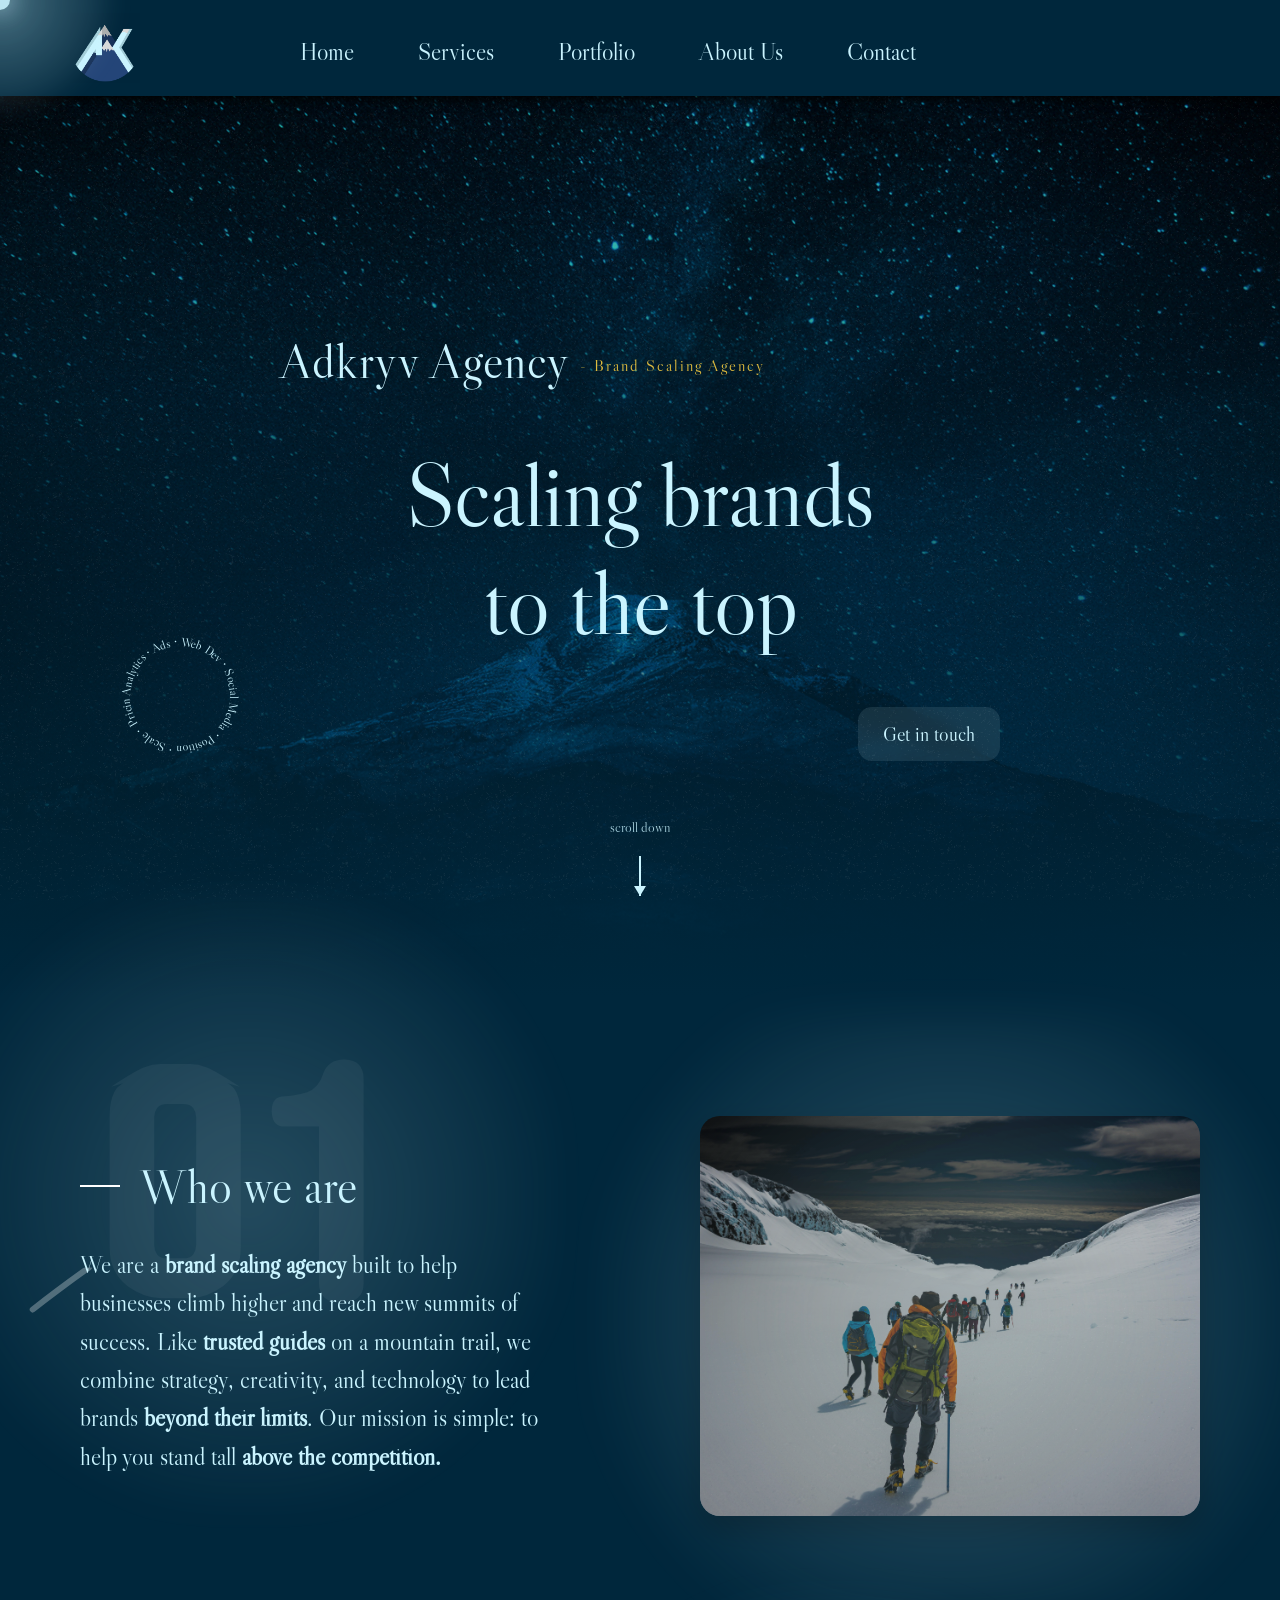
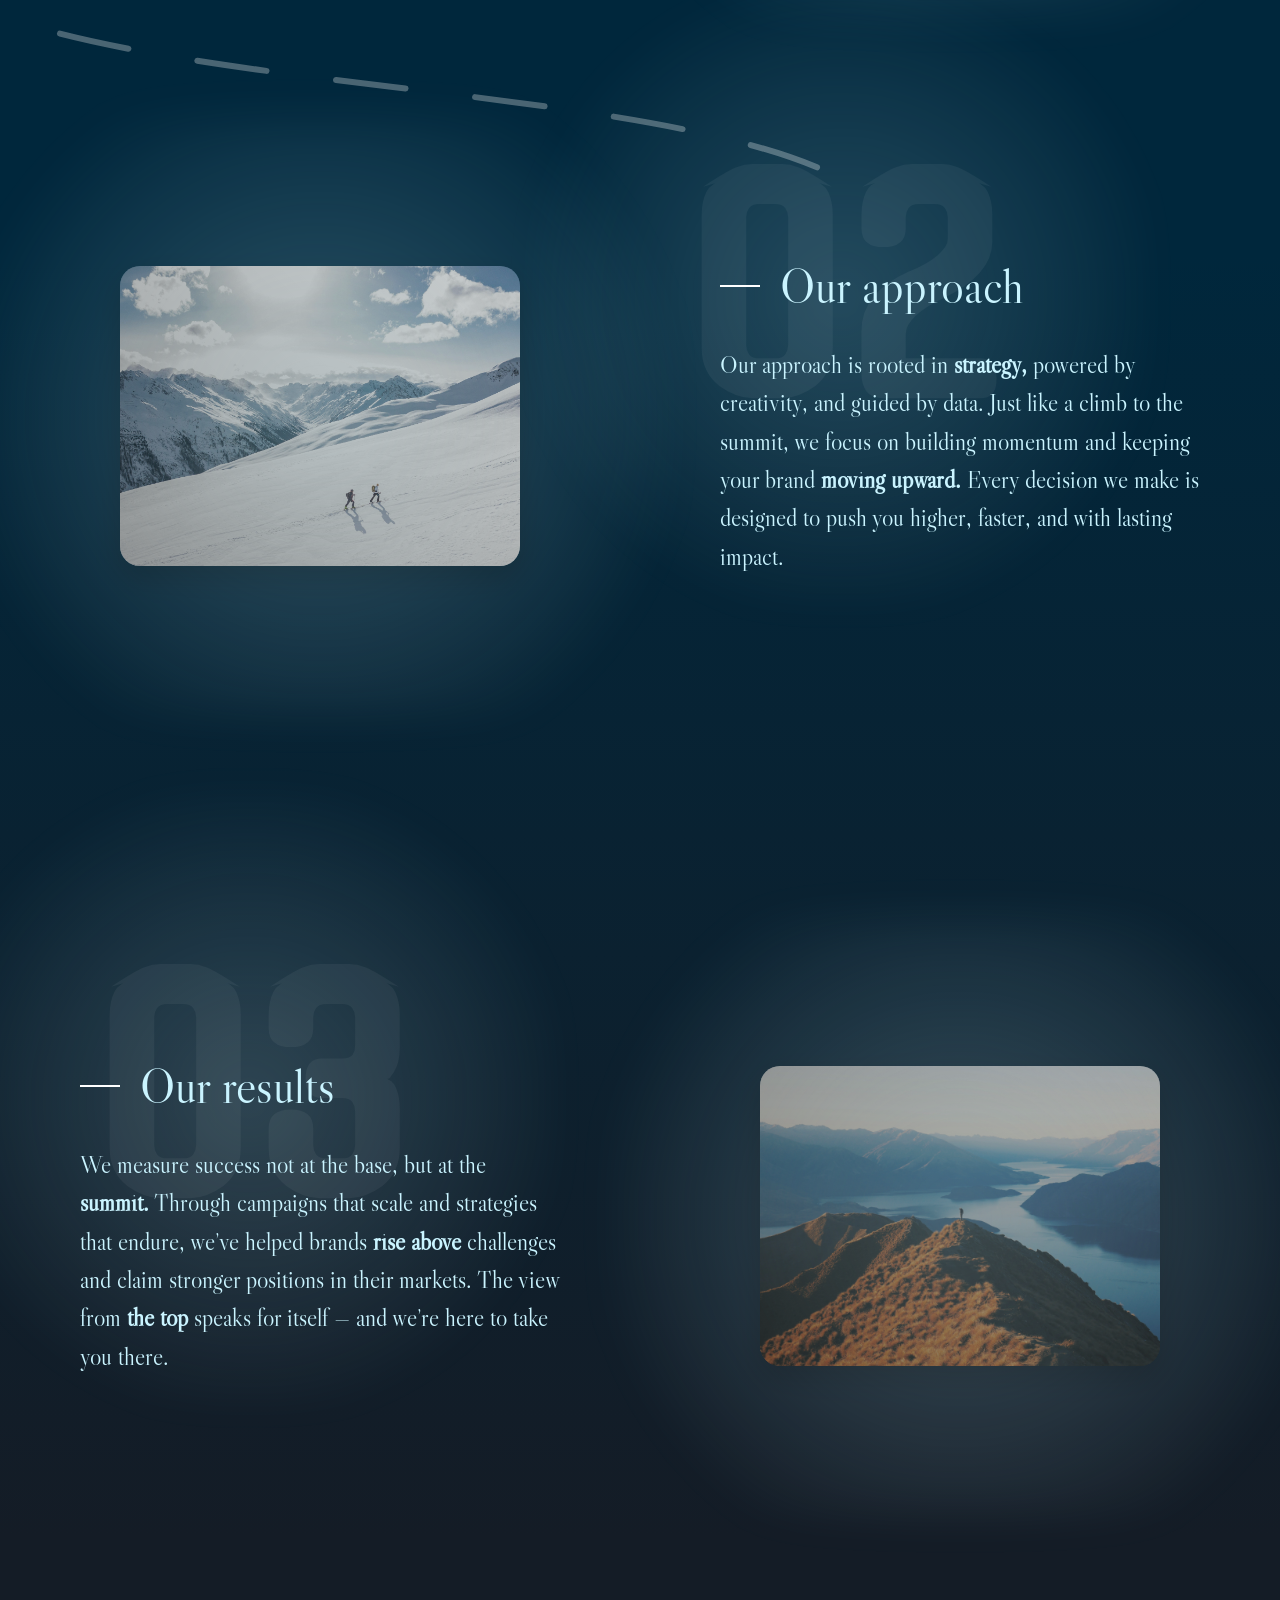
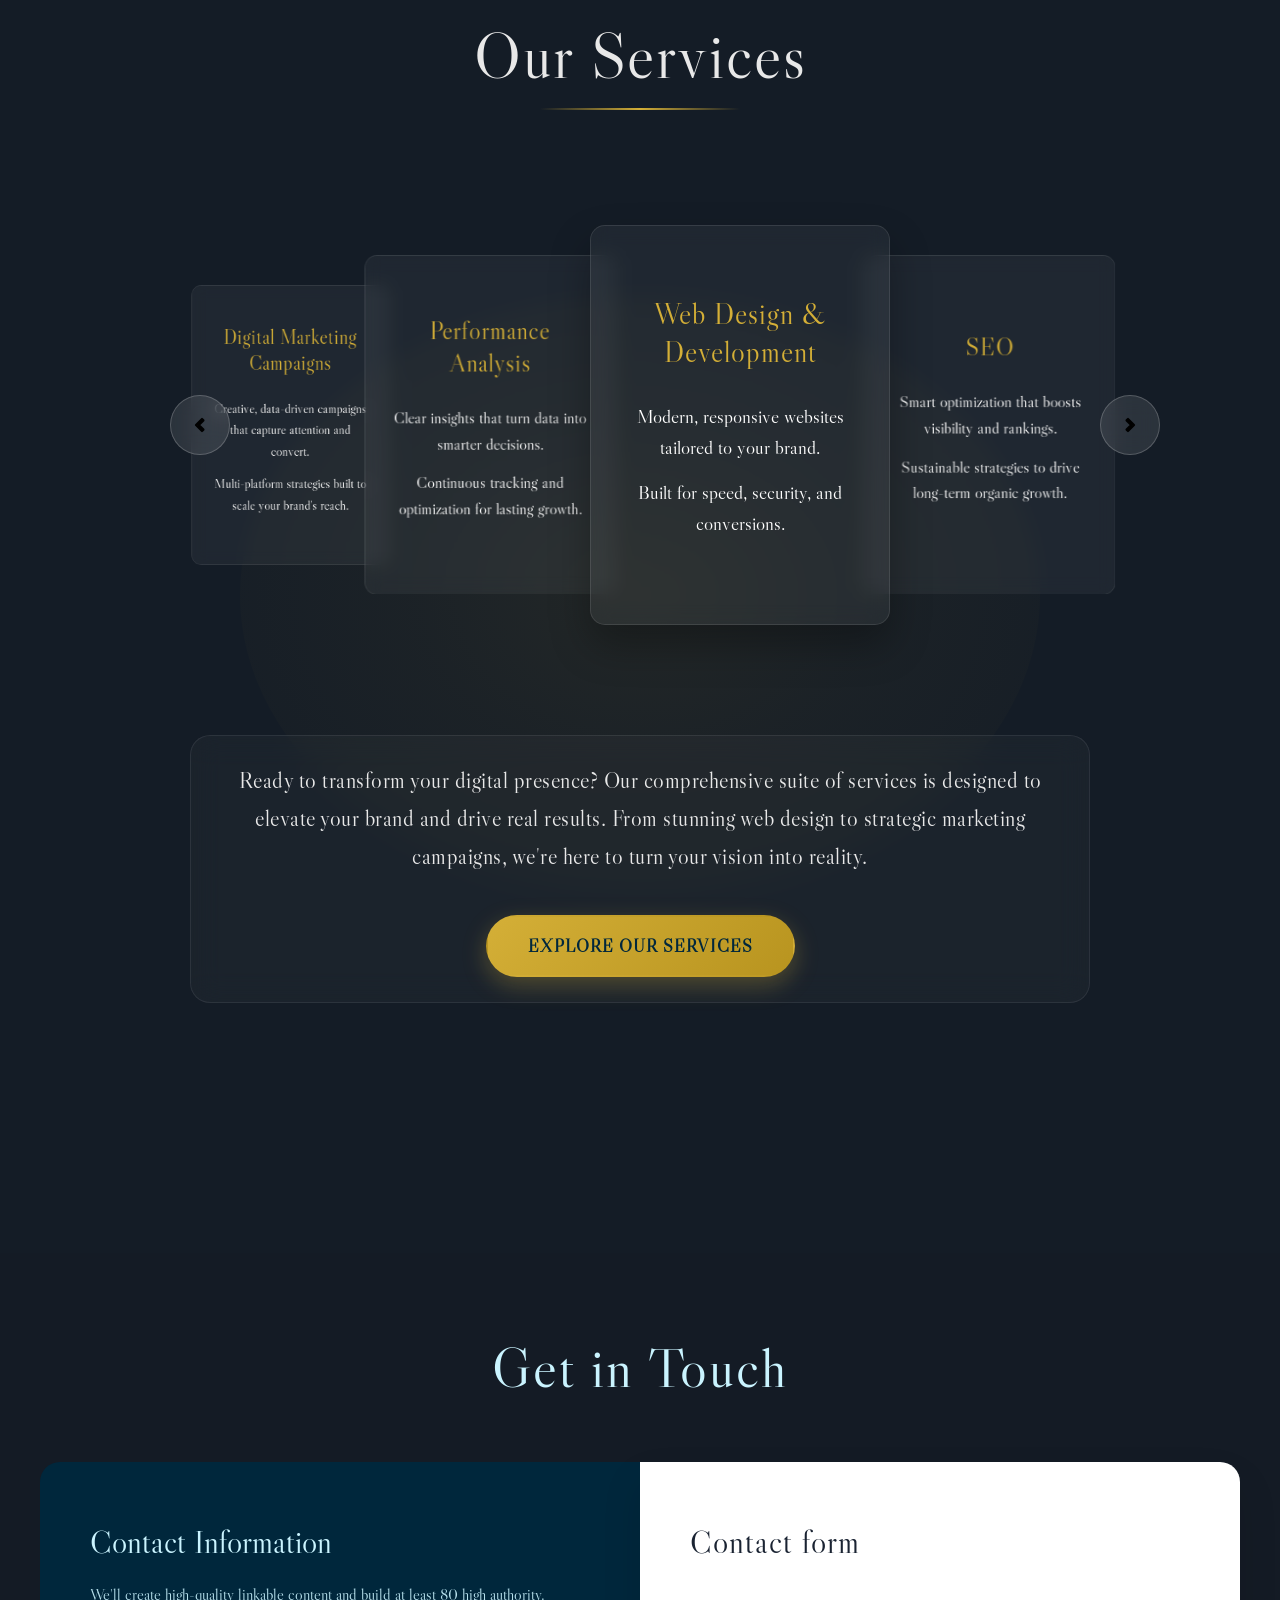
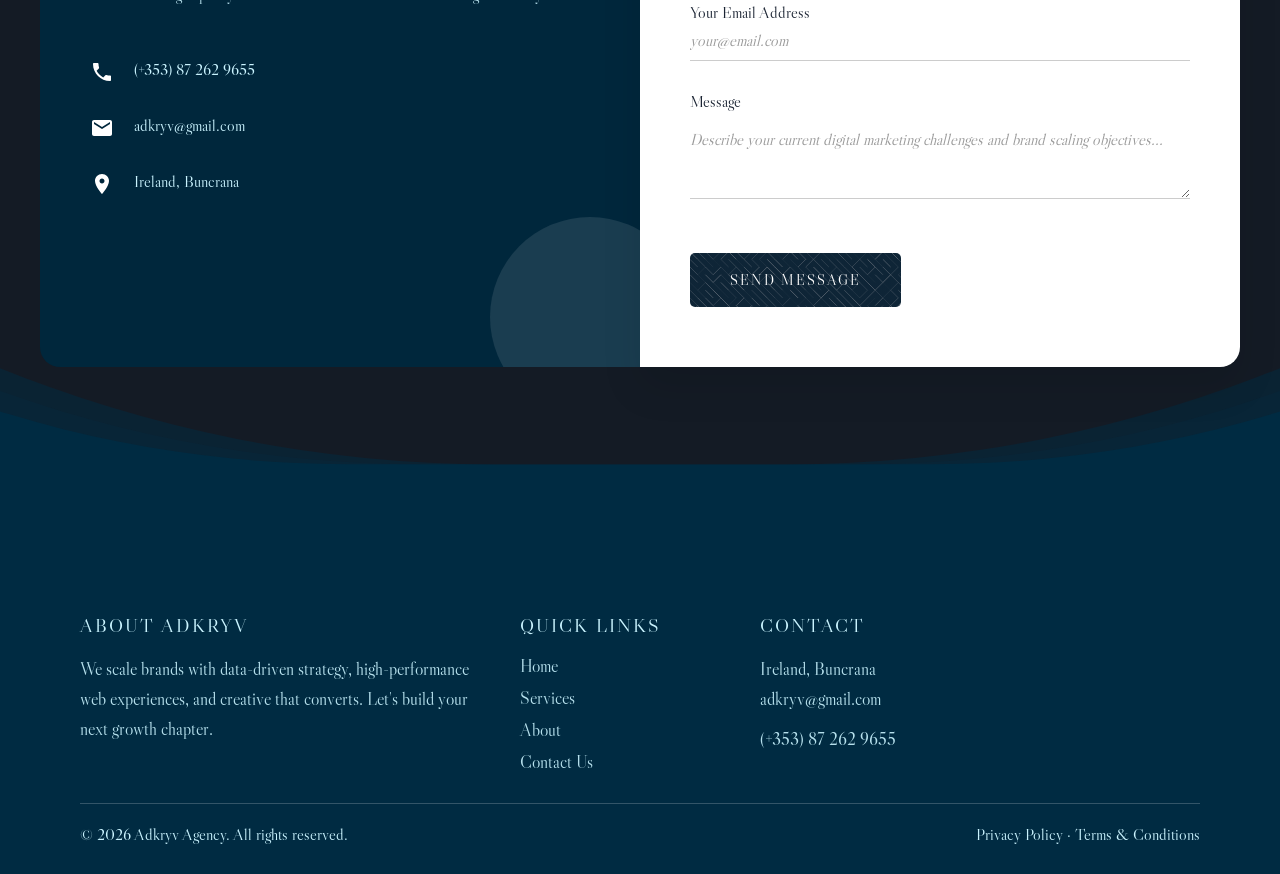
<file: index.html>
<!DOCTYPE html>
<html lang="en">
    <head>
        <meta charset="UTF-8">
        <meta name="viewport" content="width=device-width, initial-scale=1.0">
        
        <!-- SEO -->
        <title>Adkryv Agency | Brand Scaling & Digital Marketing Experts | Ireland</title>
        <meta name="description" content="Adkryv Agency is Ireland's leading brand scaling agency. We deliver premium SEO, digital marketing campaigns, web development, and performance analytics that drive measurable growth. Transform your brand with data-driven strategies.">
        <meta name="keywords" content="brand scaling agency Ireland, digital marketing agency, SEO services Ireland, web development, performance analytics, digital marketing campaigns, brand growth, marketing strategy, business scaling, online presence, conversion optimization, social media marketing, content marketing, PPC advertising, search engine optimization">
        <meta name="author" content="Adkryv Agency">
        <meta name="robots" content="index, follow, max-snippet:-1, max-image-preview:large, max-video-preview:-1">
        <meta name="googlebot" content="index, follow">
        <meta name="bingbot" content="index, follow">
        <link rel="canonical" href="https://adkryv.com/">
        <meta name="geo.region" content="IE">
        <meta name="geo.placename" content="Buncrana, Ireland">
        <meta name="geo.position" content="55.1333;-7.4500">
        <meta name="ICBM" content="55.1333, -7.4500">
        <meta name="language" content="en-IE">
        <meta name="revisit-after" content="7 days">
        <meta name="rating" content="general">
        <meta name="distribution" content="global">
        <meta name="target" content="all">
        <meta name="HandheldFriendly" content="True">
        <meta name="MobileOptimized" content="320">
        <meta name="apple-mobile-web-app-capable" content="yes">
        <meta name="apple-mobile-web-app-status-bar-style" content="black-translucent">
        <meta name="format-detection" content="telephone=yes">
        <meta name="theme-color" content="#00273C">
        <meta name="msapplication-TileColor" content="#00273C">
        <meta name="msapplication-config" content="/browserconfig.xml">
      
        <!-- Open Graph / Social -->
        <meta property="og:title" content="Adkryv Agency | Brand Scaling & Digital Marketing Experts">
        <meta property="og:description" content="Ireland's leading brand scaling agency delivering premium SEO, digital marketing campaigns, web development, and performance analytics. Transform your brand with data-driven strategies that drive measurable growth.">
        <meta property="og:image" content="https://adkryv.com/images/og-image.jpg">
        <meta property="og:image:width" content="1200">
        <meta property="og:image:height" content="630">
        <meta property="og:image:alt" content="Adkryv Agency - Brand Scaling Experts">
        <meta property="og:url" content="https://adkryv.com/">
        <meta property="og:type" content="website">
        <meta property="og:site_name" content="Adkryv Agency">
        <meta property="og:locale" content="en_IE">
        <meta property="og:updated_time" content="2024-01-01T00:00:00Z">
        <meta property="article:author" content="Adkryv Agency">
        <meta property="article:publisher" content="https://www.facebook.com/adkryv">
        <meta property="article:section" content="Digital Marketing">
        <meta property="article:tag" content="brand scaling, digital marketing, SEO, web development">
      
        <!-- Twitter Card -->
        <meta name="twitter:card" content="summary_large_image">
        <meta name="twitter:site" content="@adkryv">
        <meta name="twitter:creator" content="@adkryv">
        <meta name="twitter:title" content="Adkryv Agency | Brand Scaling & Digital Marketing Experts">
        <meta name="twitter:description" content="Ireland's leading brand scaling agency delivering premium SEO, digital marketing campaigns, web development, and performance analytics. Transform your brand with data-driven strategies.">
        <meta name="twitter:image" content="https://adkryv.com/images/twitter-card.jpg">
        <meta name="twitter:image:alt" content="Adkryv Agency - Brand Scaling Experts">
        <meta name="twitter:domain" content="adkryv.com">
        <meta name="twitter:url" content="https://adkryv.com/">
      
        <!-- Favicon & App Icons -->
        <link rel="icon" href="images/NewLogo.png" type="image/png">
        <link rel="apple-touch-icon" href="images/NewLogo.png">
        <link rel="manifest" href="/site.webmanifest">
        <link rel="mask-icon" href="/safari-pinned-tab.svg" color="#00273C">
        
        <!-- Preload Critical Resources -->
        <link rel="preload" href="images/1000darkmountain.jpg" as="image" type="image/jpeg">
        <link rel="preload" href="https://fonts.googleapis.com/css2?family=Libre+Caslon+Display:wght@400&family=Gugi&display=swap" as="style" onload="this.onload=null;this.rel='stylesheet'">
        <noscript><link rel="stylesheet" href="https://fonts.googleapis.com/css2?family=Libre+Caslon+Display:wght@400&family=Gugi&display=swap"></noscript>
        
        <!-- DNS Prefetch for Performance -->
        <link rel="dns-prefetch" href="//fonts.googleapis.com">
        <link rel="dns-prefetch" href="//fonts.gstatic.com">
        <link rel="dns-prefetch" href="//formspree.io">
        
        <!-- Security Headers -->
        <meta http-equiv="X-Content-Type-Options" content="nosniff">
        <meta http-equiv="X-Frame-Options" content="DENY">
        <meta http-equiv="X-XSS-Protection" content="1; mode=block">
        <meta http-equiv="Referrer-Policy" content="strict-origin-when-cross-origin">
      
        <!-- Fonts -->
        <link rel="preconnect" href="https://fonts.googleapis.com">
        <link rel="preconnect" href="https://fonts.gstatic.com" crossorigin>
        <link href="https://fonts.googleapis.com/css2?family=Libre+Caslon+Display:wght@400&family=Gugi&display=swap" rel="stylesheet">
        
        <!-- JSON-LD Schema Markup -->
        <script type="application/ld+json">
        {
          "@context": "https://schema.org",
          "@type": "Organization",
          "name": "Adkryv Agency",
          "alternateName": "Adkryv",
          "description": "Ireland's leading brand scaling agency delivering premium SEO, digital marketing campaigns, web development, and performance analytics that drive measurable growth.",
          "url": "https://adkryv.com",
          "logo": "https://adkryv.com/images/logo.png",
          "image": "https://adkryv.com/images/og-image.jpg",
          "foundingDate": "2023",
          "founder": {
            "@type": "Person",
            "name": "Adkryv Team"
          },
          "address": {
            "@type": "PostalAddress",
            "addressLocality": "Buncrana",
            "addressCountry": "Ireland",
            "addressRegion": "Donegal"
          },
          "contactPoint": {
            "@type": "ContactPoint",
            "telephone": "+353-87-262-9655",
            "contactType": "customer service",
            "email": "adkryv@gmail.com",
            "availableLanguage": "English"
          },
          "sameAs": [
            "https://www.instagram.com/adkryv/",
            "https://x.com/adkryv",
            "https://www.tiktok.com/@adkryv",
            "https://youtube.com/@adkryv"
          ],
          "serviceArea": {
            "@type": "Country",
            "name": "Ireland"
          },
          "hasOfferCatalog": {
            "@type": "OfferCatalog",
            "name": "Digital Marketing Services",
            "itemListElement": [
              {
                "@type": "Offer",
                "itemOffered": {
                  "@type": "Service",
                  "name": "Digital Marketing Campaigns",
                  "description": "Creative, data-driven campaigns that capture attention and convert. Multi-platform strategies built to scale your brand's reach."
                }
              },
              {
                "@type": "Offer",
                "itemOffered": {
                  "@type": "Service",
                  "name": "Performance Analysis",
                  "description": "Clear insights that turn data into smarter decisions. Continuous tracking and optimization for lasting growth."
                }
              },
              {
                "@type": "Offer",
                "itemOffered": {
                  "@type": "Service",
                  "name": "Web Design & Development",
                  "description": "Modern, responsive websites tailored to your brand. Built for speed, security, and conversions."
                }
              },
              {
                "@type": "Offer",
                "itemOffered": {
                  "@type": "Service",
                  "name": "SEO Services",
                  "description": "Smart optimization that boosts visibility and rankings. Sustainable strategies to drive long-term organic growth."
                }
              }
            ]
          },
          "aggregateRating": {
            "@type": "AggregateRating",
            "ratingValue": "5.0",
            "reviewCount": "25",
            "bestRating": "5",
            "worstRating": "1"
          }
        }
        </script>
        
        <script type="application/ld+json">
        {
          "@context": "https://schema.org",
          "@type": "WebSite",
          "name": "Adkryv Agency",
          "url": "https://adkryv.com",
          "description": "Ireland's leading brand scaling agency delivering premium digital marketing services",
          "publisher": {
            "@type": "Organization",
            "name": "Adkryv Agency"
          },
          "potentialAction": {
            "@type": "SearchAction",
            "target": "https://adkryv.com/search?q={search_term_string}",
            "query-input": "required name=search_term_string"
          }
        }
        </script>
        
        <script type="application/ld+json">
        {
          "@context": "https://schema.org",
          "@type": "LocalBusiness",
          "@id": "https://adkryv.com/#business",
          "name": "Adkryv Agency",
          "image": "https://adkryv.com/images/og-image.jpg",
          "description": "Premium brand scaling and digital marketing agency based in Ireland",
          "url": "https://adkryv.com",
          "telephone": "+353-87-262-9655",
          "email": "adkryv@gmail.com",
          "address": {
            "@type": "PostalAddress",
            "addressLocality": "Buncrana",
            "addressCountry": "Ireland"
          },
          "geo": {
            "@type": "GeoCoordinates",
            "latitude": "55.1333",
            "longitude": "-7.4500"
          },
          "openingHoursSpecification": {
            "@type": "OpeningHoursSpecification",
            "dayOfWeek": [
              "Monday",
              "Tuesday", 
              "Wednesday",
              "Thursday",
              "Friday"
            ],
            "opens": "09:00",
            "closes": "18:00"
          },
          "priceRange": "€€€",
          "currenciesAccepted": "EUR",
          "paymentAccepted": "Cash, Credit Card, Bank Transfer"
        }
        </script>
<style>
* {
  margin: 0;
  padding: 0;
  box-sizing: border-box;
}

body {
  font-family: 'Libre Caslon Display', serif;
  overflow-x: hidden;
  background: #00273C;
}

html, body {
  overflow-x: hidden;
  overscroll-behavior-x: none;
  touch-action: pan-y;
}

/* Subtle grain/noise overlay at 6% opacity */
body::before {
  content: '';
  position: fixed;
  top: 0;
  left: 0;
  right: 0;
  bottom: 0;
  pointer-events: none;
  z-index: 2;
  opacity: 0.08;
  background-image: url('images/nnnoise.svg');
  background-position: center;
  background-repeat: repeat;
}

/* ========== HERO SECTION ========== */
.hero-container {
  position: relative;
  width: 100vw;
  height: 100vh;
  background-image: url('images/1000darkmountain.jpg');
  background-size: cover;
  background-position: center;
  background-repeat: no-repeat;
  display: flex;
  flex-direction: column;
  justify-content: center;
  align-items: center;
  transition: background-image 0.3s ease;
  z-index: 1;
}

/* Blur-up technique: Start with low quality, then upgrade */
.hero-container::before {
  content: '';
  position: absolute;
  top: 0;
  left: 0;
  right: 0;
  bottom: 0;
  background-image: url('images/1000darkmountain.jpg');
  background-size: cover;
  background-position: center;
  background-repeat: no-repeat;
  filter: blur(3px);
  transform: scale(1.1);
  z-index: 1;
  transition: opacity 0.5s ease;
  background: linear-gradient(
    180deg,
    rgba(0, 39, 60, 0) 0%,
    rgba(0, 39, 60, 0.6) 70%,
    #00273C 100%
  );
}

.hero-container.loaded-1980::before {
  background-image: url('images/1980darkmountain.jpg');
  filter: blur(1px);
  background: linear-gradient(
    180deg,
    rgba(0, 39, 60, 0) 0%,
    rgba(0, 39, 60, 0.6) 70%,
    #00273C 100%
  );
}

.hero-container.loaded-3500::before {
  background-image: url('images/3500darkmountain.jpg');
  filter: blur(0px);
  opacity: 0;
  background: linear-gradient(
    180deg,
    rgba(0, 39, 60, 0) 0%,
    rgba(0, 39, 60, 0.6) 70%,
    #00273C 100%
  );
}

.overlay {
  position: absolute;
  top: 0;
  left: 0;
  width: 100%;
  height: 100%;
  background: linear-gradient(
    180deg,
    rgba(0, 39, 60, 0) 0%,
    rgba(0, 39, 60, 0.6) 70%,
    #00273C 100%
  );
  z-index: 2;
}

/* Navigation */
.nav {
  position: absolute;
  left: 50%;
  transform: translateX(-50%);
  z-index: 10;
}

.logo {
            position: absolute;
            left: 80px;
            width: 50px;
            height: 50px; 
            border-radius: 50%;
            display: flex;
            align-items: center;
            justify-content: center;
            z-index: 10;
            transition: all 0.3s ease;
        }

        .logo img {
            width: 70px;
            height: 70px;
            object-fit: contain;
        }

.header-logo {
  position: absolute;
  left: 80px;
  width: 50px;
  height: 50px;
  border: 2px solid #CAF4FF;
  border-radius: 50%;
  display: flex;
  align-items: center;
  justify-content: center;
  z-index: 10;
  transition: all 0.3s ease;
}

.header-logo svg {
  width: 24px;
  height: 24px;
  stroke: #CAF4FF;
  fill: none;
}

.nav-links {
  display: flex;
  gap: 60px;
  list-style: none;
}

.nav-links a {
  color: #CAF4FF;
  text-decoration: none;
  font-size: 18px;
  font-weight: 400;
  transition: opacity 0.3s ease;
}

.nav-links a:hover {
  opacity: 0.8;
}

/* Main content */
.content {
  position: relative;
  text-align: center;
  z-index: 5;
  color: #CAF4FF;
  max-width: 800px;
  width: 100%;
  padding: 0 40px;
}

.content-sub {
  display: flex;
  flex-direction: row;
  align-items: center;
  justify-content: space-between;
  width: 100%;
  margin-bottom: 50px;
}

.agency-title {
  font-size: 48px;
  font-weight: 400;
  letter-spacing: 1px;
  display: flex;
  flex-direction: row;
  align-items: center;
  justify-content: center;
  gap: 10px;
}

.agency-title-sub {
  font-size: 16px;
  font-weight: 400;
  opacity: 0.9;
  letter-spacing: 2px;
  color: #F8CD40;
  margin-top: 8px;
}

.main-heading {
  font-size: 90px;
  font-weight: 400;
  line-height: 1.2;
  margin-bottom: 50px;
  letter-spacing: -1px;
}

.cta-button {
  background: rgba(202, 244, 255, 0.1);
  color: #CAF4FF;
  padding: 15px 25px;
  font-size: 20px;
  font-family: 'Libre Caslon Display', serif;
  cursor: pointer;
  transition: all 0.3s ease;
  backdrop-filter: blur(10px);
  border-radius: 14px;
  border: none;
  align-self: flex-end;
  text-decoration: none;
  display: inline-block;
}

.cta-button:hover {
  background: rgba(202, 244, 255, 0.2);
  transform: translateY(-2px);
}

/* CTA alignment row (places button on the right under the heading) */
.cta-row {
  width: 100%;
  display: flex;
  justify-content: flex-end;
  margin-top: 20px;
}

/* Left side circular text */
.circular-text {
  position: absolute;
  left: 120px;
  top: 60%;
  width: 120px;
  height: 120px;
  z-index: 5;
}

.circular-text svg {
  width: 120px;
  height: 120px;
  animation: rotate 20s linear infinite;
}

@keyframes rotate {
  from { transform: rotate(0deg); }
  to { transform: rotate(360deg); }
}

.circular-text text {
  fill: #CAF4FF;
  font-size: 12px;
  font-family: 'Libre Caslon Display', serif;
}

/* Scroll indicator */
.scroll-indicator {
  position: absolute;
  bottom: 100px;
  left: 50%;
  transform: translateX(-50%);
  z-index: 5;
  text-align: center;
}

.scroll-text {
  color: #CAF4FF;
  font-size: 14px;
  margin-bottom: 20px;
  opacity: 0.8;
}

.scroll-arrow {
  width: 2px;
  height: 40px;
  background: #CAF4FF;
  margin: 0 auto;
  position: relative;
  animation: bounce 2s infinite;
}

.scroll-arrow::after {
  content: '';
  position: absolute;
  bottom: 0;
  left: 50%;
  transform: translateX(-50%);
  width: 0;
  height: 0;
  border-left: 6px solid transparent;
  border-right: 6px solid transparent;
  border-top: 10px solid #CAF4FF;
}

@keyframes bounce {
  0%, 20%, 50%, 80%, 100% { transform: translateY(0); }
  40% { transform: translateY(-10px); }
  60% { transform: translateY(-5px); }
}

/* ========== ABOUT SECTION ========== */
.about-container {
  position: relative;
  max-width: 1200px;
  margin: 0 auto;
  padding: 120px 40px;
}

/* Hidden thematic elements that reveal on cursor hover */
.hidden-elements {
  position: absolute;
  top: 0;
  left: 0;
  width: 100%;
  height: 100%;
  pointer-events: none;
  z-index: 1;
  overflow: hidden;
}

.hidden-element {
  position: absolute;
  opacity: 0;
  transition: opacity 0.4s ease, transform 0.5s ease, filter 0.4s ease;
  filter: blur(0.5px);
}

.hidden-element.revealed {
  opacity: 1;
  transform: scale(1.05);
  filter: blur(0.5px) drop-shadow(0 0 20px rgba(202, 244, 255, 0.2));
}

/* Abstract Background Shapes */
.geometric-pattern {
  background: linear-gradient(45deg, transparent 30%, rgba(202, 244, 255, 0.08) 50%, transparent 70%);
  border: 1px solid rgba(202, 244, 255, 0.1);
}

.geometric-triangle {
  width: 0;
  height: 0;
  border-left: 25px solid transparent;
  border-right: 25px solid transparent;
  border-bottom: 40px solid rgba(202, 244, 255, 0.06);
  animation: geometric-float 15s ease-in-out infinite;
}

.geometric-wave {
  height: 2px;
  background: linear-gradient(90deg, transparent, rgba(202, 244, 255, 0.1), transparent);
  border-radius: 50%;
  animation: wave-float 12s ease-in-out infinite;
}

.geometric-grid {
  background-image: 
    linear-gradient(rgba(202, 244, 255, 0.03) 1px, transparent 1px),
    linear-gradient(90deg, rgba(202, 244, 255, 0.03) 1px, transparent 1px);
  background-size: 20px 20px;
  animation: grid-float 20s ease-in-out infinite;
}

/* Thematic Illustrations */
.mountain-silhouette {
  background: linear-gradient(to top, rgba(202, 244, 255, 0.08) 0%, transparent 100%);
  clip-path: polygon(20% 100%, 40% 60%, 60% 80%, 80% 40%, 100% 100%);
  animation: mountain-float 18s ease-in-out infinite;
}

.star-cluster {
  position: relative;
}

.star-cluster::before,
.star-cluster::after {
  content: '★';
  position: absolute;
  color: rgba(202, 244, 255, 0.1);
  font-size: 12px;
  animation: star-twinkle 8s ease-in-out infinite;
}

.star-cluster::before {
  top: 10px;
  left: 20px;
  animation-delay: 0s;
}

.star-cluster::after {
  top: 30px;
  left: 40px;
  animation-delay: 2s;
}

.compass-arrow {
  width: 40px;
  height: 40px;
  background: linear-gradient(45deg, transparent 40%, rgba(202, 244, 255, 0.08) 50%, transparent 60%);
  clip-path: polygon(50% 0%, 0% 100%, 50% 80%, 100% 100%);
  animation: compass-rotate 25s linear infinite;
}

.dotted-path-hidden {
  background: radial-gradient(circle, rgba(202, 244, 255, 0.06) 1px, transparent 1px);
  background-size: 15px 15px;
  animation: path-float 16s ease-in-out infinite;
}

/* Subtle Motion/Particles */
.moving-dots {
  position: relative;
}

.moving-dots::before,
.moving-dots::after {
  content: '';
  position: absolute;
  width: 3px;
  height: 3px;
  background: rgba(202, 244, 255, 0.15);
  border-radius: 50%;
  animation: dot-float 10s ease-in-out infinite;
}

.moving-dots::before {
  top: 20px;
  left: 30px;
  animation-delay: 0s;
}

.moving-dots::after {
  top: 50px;
  left: 60px;
  animation-delay: 3s;
}

.floating-lines {
  height: 1px;
  background: linear-gradient(90deg, transparent, rgba(202, 244, 255, 0.08), transparent);
  animation: line-float 14s ease-in-out infinite;
}

/* Words / Motivational Fragments */
.motivational-word {
  font-family: 'Gugi', cursive;
  font-size: 48px;
  font-weight: 300;
  color: rgba(202, 244, 255, 0.08);
  text-transform: uppercase;
  letter-spacing: 8px;
  transform: rotate(-5deg);
  animation: word-float 22s ease-in-out infinite;
}

/* Texture Layers */
.gradient-noise {
  background: 
    radial-gradient(circle at 20% 80%, rgba(202, 244, 255, 0.03) 0%, transparent 50%),
    radial-gradient(circle at 80% 20%, rgba(202, 244, 255, 0.02) 0%, transparent 50%),
    radial-gradient(circle at 40% 40%, rgba(202, 244, 255, 0.04) 0%, transparent 50%);
  animation: noise-float 30s ease-in-out infinite;
}

.grunge-texture {
  background: 
    linear-gradient(45deg, transparent 30%, rgba(202, 244, 255, 0.02) 50%, transparent 70%),
    radial-gradient(circle, transparent 70%, rgba(202, 244, 255, 0.01) 100%);
  animation: grunge-float 28s ease-in-out infinite;
}

/* Animations */
@keyframes geometric-float {
  0%, 100% { transform: translate(0, 0) rotate(0deg); }
  25% { transform: translate(15px, -10px) rotate(5deg); }
  50% { transform: translate(-8px, 15px) rotate(-3deg); }
  75% { transform: translate(12px, -5px) rotate(2deg); }
}

@keyframes wave-float {
  0%, 100% { transform: translateX(0) scaleX(1); }
  50% { transform: translateX(20px) scaleX(1.2); }
}

@keyframes grid-float {
  0%, 100% { transform: translate(0, 0) rotate(0deg); }
  33% { transform: translate(10px, -8px) rotate(1deg); }
  66% { transform: translate(-5px, 12px) rotate(-1deg); }
}

@keyframes mountain-float {
  0%, 100% { transform: translateY(0) scale(1); }
  50% { transform: translateY(-8px) scale(1.05); }
}

@keyframes star-twinkle {
  0%, 100% { opacity: 0.1; transform: scale(1); }
  50% { opacity: 0.3; transform: scale(1.2); }
}

@keyframes compass-rotate {
  0% { transform: rotate(0deg); }
  100% { transform: rotate(360deg); }
}

@keyframes path-float {
  0%, 100% { transform: translate(0, 0); }
  50% { transform: translate(10px, -5px); }
}

@keyframes dot-float {
  0%, 100% { transform: translate(0, 0); opacity: 0.15; }
  25% { transform: translate(15px, -10px); opacity: 0.3; }
  50% { transform: translate(-8px, 15px); opacity: 0.15; }
  75% { transform: translate(12px, -5px); opacity: 0.3; }
}

@keyframes line-float {
  0%, 100% { transform: translateX(0) scaleX(1); opacity: 0.08; }
  50% { transform: translateX(25px) scaleX(1.3); opacity: 0.15; }
}

@keyframes word-float {
  0%, 100% { transform: rotate(-5deg) translate(0, 0); }
  25% { transform: rotate(-3deg) translate(8px, -12px); }
  50% { transform: rotate(-7deg) translate(-5px, 8px); }
  75% { transform: rotate(-2deg) translate(12px, -5px); }
}

@keyframes noise-float {
  0%, 100% { transform: translate(0, 0) scale(1); }
  33% { transform: translate(15px, -10px) scale(1.1); }
  66% { transform: translate(-8px, 12px) scale(0.95); }
}

@keyframes grunge-float {
  0%, 100% { transform: translate(0, 0) rotate(0deg); }
  50% { transform: translate(10px, -8px) rotate(2deg); }
}

/* Full-width bottom gradient overlay for about section */
.about-container::after {
  content: '';
  position: absolute;
  left: 50%;
  transform: translateX(-50%);
  bottom: -1px;
  width: 100%;
  height: calc(25vh + 300px);
  pointer-events: none;
  z-index: 1; 
}

.dotted-path {
  position: absolute;
  top: 130px;
  left: -220px;
  width: 100%;
  height: 1802px;
  z-index: 0;
  pointer-events: none;
}
.dotted-path path {
  fill: none;
  vector-effect: non-scaling-stroke;
  stroke-opacity: 0.3;
  stroke-linecap: round;
  stroke-linejoin: round;
}

.about-section {
  display: grid;
  grid-template-columns: 1fr 1fr;
  gap: 160px;
  align-items: center;
  margin-bottom: 200px;
  position: relative;
  min-height: 400px;
}

/* Initial hidden states for scroll animations */
.about-section .about-content,
.about-section .about-image-container {
  opacity: 0;
  transform: translateY(30px);
  transition: opacity 0.8s ease, transform 0.8s ease;
}

/* Inner-piece stagger: title, paragraph, big number */
.about-section .about-content h2,
.about-section .about-content p,
.about-section .about-big-number {
  opacity: 0;
  transform: translateY(20px);
  transition: opacity 0.8s ease, transform 0.8s ease;
}

/* Stagger helpers */
.about-section.revealed .about-content { transition-delay: 0.1s; }
.about-section.revealed .about-image-container { transition-delay: 0.25s; }
.about-section.revealed .about-big-number { transition-delay: 0.05s; }
.about-section.revealed .about-content h2 { transition-delay: 0.12s; }
.about-section.revealed .about-content p { transition-delay: 0.2s; }

/* Visible state when section is in view */
.about-section.revealed .about-content,
.about-section.revealed .about-image-container {
  opacity: 1;
  transform: translateY(0);
}
.about-section.revealed .about-content h2,
.about-section.revealed .about-content p,
.about-section.revealed .about-big-number {
  opacity: 1;
  transform: translateY(0);
}

.about-section-1{
    margin-bottom: 300px;
}

.about-section-2{ 
    margin-bottom: 400px;
}

.about-section-3{
    transform: translateX(-100px);
}

.about-section:last-child {
  margin-bottom: 0;
}

.about-section-2 {
  grid-template-columns: 1fr 1fr;
  direction: rtl;
}

.about-section-2 > * {
  direction: ltr;
}

.about-big-number {
  position: absolute;
  font-family: 'Gugi', cursive;
  font-size: 280px;
  font-weight: 900;
  color: rgba(255, 255, 255, 0.05);
  z-index: 1;
  line-height: 0.8;
  top: -30px;
  left: 10px;
}

.about-section-2 .about-big-number {
  right: 200px;
  left: auto;
}

.about-big-number-1 {
  transform: translateY(50px);
}

.about-content {
  z-index: 2;
  position: relative;
  color: #CAF4FF;
  padding: 20px 0;
}

.about-content h2 {
  font-size: 48px;
  font-weight: 300;
  margin-bottom: 30px;
  position: relative;
  padding-left: 60px;
}

.about-content h2:before {
  content: '';
  position: absolute;
  left: 0;
  top: 50%;
  width: 40px;
  height: 2px;
  background-color: white;
  transform: translateY(-50%);
}

.about-content p {
  font-size: 24px;
  line-height: 1.6;
  font-weight: 300;
  max-width: 640px;
}

.about-image-container {
  z-index: 2;
  display: flex;
  justify-content: center;
  align-items: center;
  position: relative;
}

.about-image-box {
  width: 400px;
  height: 300px;
  border-radius: 20px;
  overflow: hidden;
  position: relative;
  display: flex;
  align-items: center;
  justify-content: center;
  z-index: 2;
  box-shadow: 0 12px 28px rgba(0, 0, 0, 0.25);
  transition: transform 0.25s ease, box-shadow 0.25s ease;
}

.about-image-box:hover {
  transform: scale(1.03);
  box-shadow: 0 24px 56px rgba(0, 0, 0, 0.35);
}

.about-image-box img {
  position: absolute;
  inset: 0;
  width: 100%;
  height: 100%;
  object-fit: cover;
}

.about-image-box::before {
  content: '';
  position: absolute;
  inset: 0;
  background: linear-gradient(45deg, rgba(0, 0, 0, 0.4), rgba(0, 0, 0, 0.2));
  z-index: 1;
}

/* Soft radial spotlights to guide the eye */
.about-big-number::after {
  content: '';
  position: absolute;
  left: 50%;
  top: 50%;
  width: 620px;
  height: 620px;
  transform: translate(-50%, -50%);
  pointer-events: none;
  background: radial-gradient(circle at center,
    rgba(202, 244, 255, 0.18) 0%,
    rgba(202, 244, 255, 0.10) 35%,
    rgba(202, 244, 255, 0.04) 60%,
    rgba(202, 244, 255, 0) 75%
  );
  filter: blur(18px);
  z-index: -1;
}

.about-image-container::before {
  content: '';
  position: absolute;
  left: 50%;
  top: 50%;
  width: 700px;
  height: 600px;
  transform: translate(-50%, -50%);
  pointer-events: none;
  background: radial-gradient(circle at center,
    rgba(202, 244, 255, 0.22) 0%,
    rgba(202, 244, 255, 0.12) 40%,
    rgba(202, 244, 255, 0.05) 65%,
    rgba(202, 244, 255, 0) 80%
  );
  filter: blur(22px);
  z-index: 4;
}

        .about-image-text {
            font-size: 48px;
            font-weight: 300;
            text-transform: uppercase;
            letter-spacing: 8px;
            text-shadow: 2px 2px 4px rgba(0, 0, 0, 0.3);
            z-index: 2;
            position: relative;
            color: white;
        }

        /* ========== FIREFLIES ========== */
        .fireflies {
            position: absolute;
            top: 1000px;
            left: 0;
            width: 100%;
            height: 200vh;
            pointer-events: none;
            z-index: 1;
        }

        .firefly {
            position: absolute;
            width: 4px;
            height: 4px;
            background: #CAF4FF;
            border-radius: 50%;
            box-shadow: 
                0 0 6px #CAF4FF,
                0 0 12px #CAF4FF,
                0 0 18px #CAF4FF;
            animation: firefly-float 8s infinite linear;
            opacity: 0; /* Start invisible */
        }

        .firefly:nth-child(1) {
            left: 10%;
            animation-delay: 0s;
            animation-duration: 17s;
        }

        .firefly:nth-child(2) {
            left: 20%;
            animation-delay: 1s;
            animation-duration: 15s;
        }

        .firefly:nth-child(3) {
            left: 30%;
            animation-delay: 2s;
            animation-duration: 19s;
        }

        .firefly:nth-child(4) {
            left: 40%;
            animation-delay: 3s;
            animation-duration: 16s;
        }

        .firefly:nth-child(5) {
            left: 50%;
            animation-delay: 4s;
            animation-duration: 18s;
        }

        .firefly:nth-child(6) {
            left: 60%;
            animation-delay: 5s;
            animation-duration: 14s;
        }

        .firefly:nth-child(7) {
            left: 70%;
            animation-delay: 6s;
            animation-duration: 20s;
        }

        .firefly:nth-child(8) {
            left: 80%;
            animation-delay: 7s;
            animation-duration: 17s;
        }

        .firefly:nth-child(9) {
            left: 90%;
            animation-delay: 8s;
            animation-duration: 15s;
        }

        .firefly:nth-child(10) {
            left: 15%;
            animation-delay: 9s;
            animation-duration: 18s;
        }

        .firefly:nth-child(11) {
            left: 25%;
            animation-delay: 10s;
            animation-duration: 16s;
        }

        .firefly:nth-child(12) {
            left: 35%;
            animation-delay: 11s;
            animation-duration: 19s;
        }

        .firefly:nth-child(13) {
            left: 45%;
            animation-delay: 12s;
            animation-duration: 14s;
        }

        .firefly:nth-child(14) {
            left: 55%;
            animation-delay: 13s;
            animation-duration: 17s;
        }

        .firefly:nth-child(15) {
            left: 65%;
            animation-delay: 14s;
            animation-duration: 15s;
        }

        @keyframes firefly-float {
            0% {
                transform: translateY(100vh) translateX(0);
                opacity: 0;
            }
            5% {
                opacity: 1;
            }
            95% {
                opacity: 1;
            }
            100% {
                transform: translateY(-100vh) translateX(100px);
                opacity: 0;
            }
        }

/* Shift about content to the right while keeping big number fixed */
.about-section .about-content,
.about-section .about-image-container {
  transform: translateX(100px);
}

/* Special adjustments for specific sections */
.about-section:nth-child(2) .about-image-box {
  height: 500px;
}

.about-section:nth-child(4) .about-image-box {
  height: 400px;
  width: 500px;
}

/* ========== RESPONSIVE DESIGN ========== */
@media (max-width: 1024px) {
  .about-container {
    padding: 80px 20px;
  }
  
  .about-section {
    grid-template-columns: 1fr;
    text-align: center;
    gap: 40px;
    margin-bottom: 120px;
  }

  .about-section {
    display: flex;
    flex-direction: column;
    align-items: center;
    justify-content: center;
  }
  
  .about-section:nth-child(3) {
    grid-template-columns: 1fr;
    direction: ltr;
  }
  
  .about-big-number {
    font-size: 180px;
    top: -40px;
    left: 50%;
    transform: translateX(-50%);
  }
  
  .about-section:nth-child(3) .about-big-number {
    right: auto;
    left: 50%;
    transform: translateX(-50%);
  }
  
  .about-content h2,
  .about-content p {
    text-align: center;
  }
  
  .about-content h2:before {
    left: 50%;
    transform: translateX(-50%) translateY(-50%);
  }
  
  .about-image-box {
    width: 100%;
    max-width: 400px;
  }

  /* Reset shift on smaller screens */
  .about-section .about-content,
  .about-section .about-image-container {
    transform: none;
  }
  .about-image-container {
    width: 60%;
  }

  /* Smaller spotlights on tablet */
  .about-big-number::after {
    width: 420px;
    height: 420px;
    filter: blur(16px);
  }
  .about-image-container::before {
    width: 520px;
    height: 520px;
    filter: blur(18px);
  }

  .about-content h2::before {
    content: none;
  }

  .dotted-path {
    display: none;
  }
}
 
@media (max-width: 1420px) {
  .about-section-3 {
    transform: none;
  }
}

@media (max-width: 768px) {
  header{
    display: flex;
    justify-content: flex-end !important; 
  }
  .main-heading {
    font-size: 48px;
  }
  
  .agency-title {
    font-size: 36px;
  }
  
  .content-sub {
    flex-direction: column;
    align-items: center;
    gap: 20px;
  }
  
  .cta-button {
    align-self: center;
  }
  
  .nav-links {
    gap: 30px;
  }
  
  .nav-links a {
    font-size: 16px;
  }
  
  .circular-text {
    left: 50px;
    width: 100px;
    height: 100px;
  }
  
  .circular-text svg {
    width: 100px;
    height: 100px;
  }
  
  .about-image-text {
    font-size: 36px;
    letter-spacing: 4px;
  }

  /* Smaller spotlights on mobile */
  .about-big-number::after {
    width: 320px;
    height: 320px;
    filter: blur(14px);
  }
  .about-image-container::before {
    width: 420px;
    height: 420px;
    filter: blur(16px);
  }
  
  /* Adjust hidden elements for mobile */
  .hidden-element {
    transform: scale(0.8);
  }
  
  .motivational-word {
    font-size: 32px;
    letter-spacing: 4px;
  }
  
  .geometric-triangle {
    border-left: 20px solid transparent;
    border-right: 20px solid transparent;
    border-bottom: 32px solid rgba(202, 244, 255, 0.06);
  }
  
  .compass-arrow {
    width: 32px;
    height: 32px;
  }

  /* Make about images scale on mobile */

  
  .about-image-box {
    width: 100%;
    max-width: 320px;
    height: auto;
    aspect-ratio: 4 / 3;
  }

  .about-section:nth-child(2) .about-image-box,
  .about-section:nth-child(4) .about-image-box {
    width: 100%;
    max-width: 320px;
    height: auto;
    aspect-ratio: 4 / 3;
  }

  .about-image-box img {
    position: absolute;
    inset: 0;
    width: 100%;
    height: 100%;
    object-fit: cover;
  }

  /* Scale down big numbers on mobile */
  .about-big-number {
    font-size: 120px;
    top: -20px;
  }
}

/* Small Mobile (up to 480px) */
@media (max-width: 480px) {
  .about-big-number {
    font-size: 90px;
    top: -10px;
  }
}

@media (max-width: 767px) {
  .scroll-indicator {
    display: none;
  }
}
/* ========== SERVICES SECTION ========== */

.services-section {
            padding: 80px 20px;
            position: relative;
            background-color: #141C26;
            padding-bottom: 250px;
            overflow: hidden;
        }

        /* Soft radial glow behind carousel */
        .services-section::before {
            content: '';
            position: absolute;
            top: 50%;
            left: 50%;
            transform: translate(-50%, -50%);
            width: 800px;
            height: 600px;
            background: radial-gradient(
                ellipse at center,
                rgba(212, 175, 55, 0.08) 0%,
                rgba(212, 175, 55, 0.04) 40%,
                rgba(212, 175, 55, 0.02) 70%,
                transparent 100%
            );
            border-radius: 50%;
            pointer-events: none;
            z-index: 1;
            animation: glowPulse 4s ease-in-out infinite;
        }

        @keyframes glowPulse {
            0%, 100% { opacity: 0.6; transform: translate(-50%, -50%) scale(1); }
            50% { opacity: 1; transform: translate(-50%, -50%) scale(1.1); }
        }

        .section-title {
            text-align: center;
            font-size: 4rem;
            font-weight: 300;
            color: #e8e8e8;
            margin-bottom: 80px;
            letter-spacing: 0px;
            position: relative;
            transition: letter-spacing 1.2s ease;
        }

        .section-title::after {
            content: '';
            position: absolute;
            bottom: -15px;
            left: 50%;
            width: 0;
            height: 2px;
            background: linear-gradient(90deg, transparent, #d4af37, transparent);
            transform: translateX(-50%);
            animation: underlineWipe 1.5s ease-out 0.5s forwards;
        }

        @keyframes underlineWipe {
            to {
                width: 200px;
            }
        }

        .services-section.revealed .section-title {
            letter-spacing: 2px;
        }

        .carousel-container {
            position: relative;
            max-width: 1400px;
            margin: 0 auto;
            height: 500px;
            display: flex;
            align-items: center;
            justify-content: center;
            perspective: 1000px;
            z-index: 2;
            transform: translateX(100px);
          }

        .cards-wrapper {
            position: relative;
            width: 100%;
            height: 400px;
            display: flex;
            align-items: center;
            justify-content: center;
        }

        /* ===== On-load/On-view animations for services section ===== */
        .services-section .section-title {
            opacity: 0;
            transform: translateY(20px);
            transition: opacity 0.6s ease, transform 0.6s ease, letter-spacing 1.2s ease;
        }
        .services-section.revealed .section-title {
            opacity: 1;
            transform: translateY(0);
            transition-delay: 0.1s;
        }

        /* Cards fade/blur in without touching their transform layout */
        .services-section .cards-wrapper .service-card {
            opacity: 0;
            filter: blur(10px);
        }
        .services-section.revealed .cards-wrapper .service-card {
            opacity: 1;
            filter: blur(0);
        }
        /* Stagger by card position (only affects the four visible) */
        .services-section.revealed .cards-wrapper .service-card.position-0 { transition-delay: 0.12s; }
        .services-section.revealed .cards-wrapper .service-card.position-1 { transition-delay: 0.22s; }
        .services-section.revealed .cards-wrapper .service-card.position-2 { transition-delay: 0.32s; }
        .services-section.revealed .cards-wrapper .service-card.position-3 { transition-delay: 0.42s; }

        /* Fade-in arrows without disturbing their translateY positioning */
        .services-section .nav-arrow { opacity: 0; transition: opacity 0.6s ease; }
        .services-section.revealed .nav-arrow { opacity: 1; transition-delay: 0.55s; }

        /* ===== CARD POSITION CONFIGURATION ===== */
        /* 
        To adjust card positions, modify these CSS variables:
        
        Desktop positions (default):
        --pos-0-x: -600px (leftmost card)
        --pos-1-x: -250px (second card) 
        --pos-2-x: 0px (center card)
        --pos-3-x: 250px (fourth card)
        
        You can also adjust scale, rotation, and opacity for each position.
        */
        .carousel-container {
            --pos-0-x: -450px;
            --pos-0-scale: 0.7;
            --pos-0-rotate: 20deg;
            --pos-0-opacity: 0.2;
            
            --pos-1-x: -250px;
            --pos-1-scale: 0.85;
            --pos-1-rotate: 10deg;
            --pos-1-opacity: 0.4;
            
            --pos-2-x: 0px;
            --pos-2-scale: 1;
            --pos-2-rotate: 0deg;
            --pos-2-opacity: 1;
            
            --pos-3-x: 250px;
            --pos-3-scale: 0.85;
            --pos-3-rotate: -10deg;
            --pos-3-opacity: 0.4;
        }

        .service-card {
            position: absolute;
            width: 300px;
            height: 400px;
            background: rgba(255, 255, 255, 0.05);
            backdrop-filter: blur(10px);
            border: 1px solid rgba(255, 255, 255, 0.1);
            border-radius: 15px;
            padding: 40px 30px;
            transition: all 0.6s cubic-bezier(0.25, 0.46, 0.45, 0.94);
            cursor: pointer;
            display: flex;
            flex-direction: column;
            justify-content: center;
            transform-style: preserve-3d;
            will-change: transform, opacity;
            backface-visibility: hidden;
        }

        .service-card h3 {
            font-size: 1.8rem;
            color: #d4af37;
            font-weight: 400;
            margin-bottom: 30px;
            text-align: center;
            letter-spacing: 1px;
            line-height: 1.3;
        }

        .service-description {
            color: white;
            font-size: 1.2rem;
            line-height: 1.6;
            text-align: center;
        }

        .service-description p {
            margin-bottom: 15px;
            opacity: 1;
        }

        /* Card positions and opacities - Easily configurable */
        .service-card.position-0 {
            transform: translateX(var(--pos-0-x, -600px)) scale(var(--pos-0-scale, 0.7)) rotateY(var(--pos-0-rotate, 20deg));
            opacity: var(--pos-0-opacity, 0.2);
            z-index: 1;
            transition-delay: 0s;
        }

        .service-card.position-1 {
            transform: translateX(var(--pos-1-x, -250px)) scale(var(--pos-1-scale, 0.85)) rotateY(var(--pos-1-rotate, 10deg));
            opacity: var(--pos-1-opacity, 0.4);
            z-index: 2;
            transition-delay: 0.05s;
        }

        .service-card.position-2 {
            transform: translateX(var(--pos-2-x, 0px)) scale(var(--pos-2-scale, 1)) rotateY(var(--pos-2-rotate, 0deg));
            opacity: var(--pos-2-opacity, 1);
            z-index: 3;
            box-shadow: 0 20px 40px rgba(0, 0, 0, 0.3);
            transition-delay: 0.1s;
        }

        .service-card.position-3 {
            transform: translateX(var(--pos-3-x, 250px)) scale(var(--pos-3-scale, 0.85)) rotateY(var(--pos-3-rotate, -10deg));
            opacity: var(--pos-3-opacity, 0.4);
            z-index: 2;
            transition-delay: 0.15s;
        }

        /* Navigation arrows */
        .nav-arrow {
            position: absolute;
            top: 50%;
            transform: translateY(-50%);
            background: rgba(255, 255, 255, 0.1);
            border: 1px solid rgba(255, 255, 255, 0.2);
            border-radius: 50%;
            width: 60px;
            height: 60px;
            display: flex;
            align-items: center;
            justify-content: center;
            cursor: pointer;
            transition: all 0.3s ease;
            z-index: 10;
            backdrop-filter: blur(10px);
            /* Subtle idle pulse to keep arrows feeling alive */
            animation: arrowIdlePulse 4.5s ease-in-out infinite;
        }

        .nav-arrow:hover {
            background: rgba(255, 255, 255, 0.2);
            transform: translateY(-50%) scale(1.06);
            box-shadow: 0 0 18px rgba(212, 175, 55, 0.45), 0 0 36px rgba(212, 175, 55, 0.25);
        }

        .nav-arrow.left {
            left: 50px;
        }

        .nav-arrow.right {
            right: 200px;
        }

        /* ===== SERVICES CTA SECTION ===== */
        .services-cta {
            text-align: center;
            max-width: 900px;
            margin: 60px auto 0;
            padding: 25px 40px;
            background: rgba(255, 255, 255, 0.03);
            border: 1px solid rgba(255, 255, 255, 0.08);
            border-radius: 20px;
            backdrop-filter: blur(15px);
            position: relative;
            z-index: 3;
            transition: all 0.4s ease;
        }

        .services-cta::before {
            content: '';
            position: absolute;
            top: 0;
            left: 0;
            right: 0;
            bottom: 0;
            background: linear-gradient(135deg, rgba(212, 175, 55, 0.05) 0%, rgba(212, 175, 55, 0.02) 100%);
            border-radius: 20px;
            opacity: 0;
            transition: opacity 0.4s ease;
        }

        .services-cta:hover::before {
            opacity: 1;
        }

        .services-cta p {
            font-size: 1.4rem;
            line-height: 1.7;
            color: #e8e8e8;
            margin-bottom: 40px;
            position: relative;
            z-index: 2;
            font-weight: 300;
            letter-spacing: 0.5px;
        }

        .services-cta-button {
            display: inline-block;
            padding: 18px 40px;
            background: linear-gradient(135deg, #d4af37 0%, #b8941f 100%);
            color: #00273C;
            text-decoration: none;
            border-radius: 50px;
            font-size: 1.1rem;
            font-weight: 600;
            letter-spacing: 1px;
            text-transform: uppercase;
            transition: all 0.3s ease;
            position: relative;
            z-index: 2;
            border: 2px solid transparent;
            box-shadow: 0 8px 25px rgba(212, 175, 55, 0.3);
        }

        .services-cta-button::before {
            content: '';
            position: absolute;
            top: 0;
            left: 0;
            right: 0;
            bottom: 0;
            background: linear-gradient(135deg, #e6c44a 0%, #d4af37 100%);
            border-radius: 50px;
            opacity: 0;
            transition: opacity 0.3s ease;
            z-index: -1;
        }

        .services-cta-button:hover {
            transform: translateY(-3px);
            box-shadow: 0 12px 35px rgba(212, 175, 55, 0.4);
            border-color: rgba(212, 175, 55, 0.3);
        }

        .services-cta-button:hover::before {
            opacity: 1;
        }

        .services-cta-button:active {
            transform: translateY(-1px);
            box-shadow: 0 6px 20px rgba(212, 175, 55, 0.3);
        }

        .nav-arrow svg {
            width: 24px;
            height: 24px;
            /* Use outlined chevrons via stroke for a lighter, minimal look */
            fill: none;
            stroke: #e8e8e8;
            stroke-width: 2.25;
            stroke-linecap: round;
            stroke-linejoin: round;
        }

        .nav-arrow svg path {
            fill: none;
            stroke: currentColor;
            stroke-width: 2.25;
            stroke-linecap: round;
            stroke-linejoin: round;
            /* Faint draw effect on hover */
            stroke-dasharray: 60;
            stroke-dashoffset: 6;
            transition: stroke 0.25s ease, stroke-dashoffset 0.35s ease;
        }

        .nav-arrow:hover svg path {
            color: #d4af37; /* golden accent */
            stroke-dashoffset: 0;
        }

        /* Idle pulse keyframes */
        @keyframes arrowIdlePulse {
            0%, 100% {
                box-shadow: 0 0 0 rgba(212, 175, 55, 0);
            }
            50% {
                box-shadow: 0 0 12px rgba(212, 175, 55, 0.18), 0 0 24px rgba(212, 175, 55, 0.12);
            }
        }

        /* Edge proximity nudge and glow */
        .carousel-container.edge-left-hot .nav-arrow.left {
            transform: translateY(-50%) translateX(6px);
            background: rgba(255, 255, 255, 0.16);
            box-shadow: 0 0 14px rgba(212, 175, 55, 0.3);
        }
        .carousel-container.edge-right-hot .nav-arrow.right {
            transform: translateY(-50%) translateX(-6px);
            background: rgba(255, 255, 255, 0.16);
            box-shadow: 0 0 14px rgba(212, 175, 55, 0.3);
        }
        .carousel-container.edge-left-hot .nav-arrow.left svg path,
        .carousel-container.edge-right-hot .nav-arrow.right svg path {
            color: #d4af37;
            stroke-dashoffset: 0;
        }
        /* Preserve nudge on hover when edge-hot */
        .carousel-container.edge-left-hot .nav-arrow.left:hover {
            transform: translateY(-50%) translateX(6px) scale(1.06);
        }
        .carousel-container.edge-right-hot .nav-arrow.right:hover {
            transform: translateY(-50%) translateX(-6px) scale(1.06);
        }

        /* Responsive design */
        @media (max-width: 1200px) {
            .service-card.position-0 {
                transform: translateX(var(--pos-0-x-tablet, -450px)) scale(var(--pos-0-scale-tablet, 0.75)) rotateY(var(--pos-0-rotate-tablet, 15deg));
            }
        }

        @media (max-width: 768px) {
            .section-title {
                font-size: 3rem;
                margin-bottom: 60px;
            }

            .carousel-container {
                height: auto;
                transform: none;
                perspective: none;
                max-width: 100%;
            }

            .service-card {
                width: 280px;
                height: 350px;
                padding: 30px 25px;
            }

            .service-card.position-0 {
                transform: translateX(var(--pos-0-x-mobile, -200px)) scale(var(--pos-0-scale-mobile, 0.7)) rotateY(var(--pos-0-rotate-mobile, 15deg));
            }

            .service-card.position-1 {
                transform: translateX(var(--pos-1-x-mobile, -100px)) scale(var(--pos-1-scale-mobile, 0.85)) rotateY(var(--pos-1-rotate-mobile, 8deg));
            }

            .service-card.position-3 {
                transform: translateX(var(--pos-3-x-mobile, 100px)) scale(var(--pos-3-scale-mobile, 0.85)) rotateY(var(--pos-3-rotate-mobile, -8deg));
            }

            .nav-arrow.left {
                left: 20px;
            }

            .nav-arrow.right {
                right: 20px;
            }

            /* Switch carousel to static stacked cards on mobile */
            .services-section .nav-arrow {
                display: none !important;
            }

            .cards-wrapper {
                position: static;
                display: flex;
                flex-direction: column;
                align-items: stretch;
                justify-content: initial;
                gap: 16px;
                height: auto;
            }

            /* Ensure all cards are visible and flow naturally */
            .services-section .service-card {
                position: static;
                display: block !important; /* override inline display:none on extra cards */
                width: 100%;
                max-width: 100%;
                height: auto;
                transform: none !important;
                opacity: 1 !important;
                z-index: auto;
                box-shadow: none;
                padding: 24px 20px;
            }

            /* Neutralize position-specific transforms */
            .service-card.position-0,
            .service-card.position-1,
            .service-card.position-2,
            .service-card.position-3 {
                transform: none !important;
            }

            /* Mobile CTA styles */
            .services-cta {
                margin: 50px 20px 0;
                padding: 20px 25px;
                border-radius: 15px;
            }

            .services-cta p {
                font-size: 1.2rem;
                line-height: 1.6;
                margin-bottom: 30px;
            }

            .services-cta-button {
                padding: 16px 32px;
                font-size: 1rem;
                letter-spacing: 0.8px;
            }
        }



     /* ========== CONTACT SECTION ========== */

     .contact-section {
            position: relative;
            min-height: 50vh;
            background: #141C26, 
                        url('data:image/svg+xml,<svg xmlns="http://www.w3.org/2000/svg" viewBox="0 0 1200 800"><rect fill="%23243447" width="1200" height="800"/><path fill="%23334155" d="M200,300 Q400,200 600,350 T1000,300 L1000,800 L0,800 Z"/><circle fill="%23475569" cx="800" cy="200" r="150"/><circle fill="%2364748b" cx="300" cy="500" r="80"/></svg>');
            background-size: cover;
            background-position: center;
            background-attachment: fixed;
            display: flex;
            align-items: flex-start;
            justify-content: center; 
        }

        /* Background image band for contact section (full width, limited height) */
        .contact-bg {
            position: absolute;
            top: 0;
            left: 0;
            width: 100%;
            height: 60vh; /* shorter than the form to avoid full cover */
            min-height: 320px;
            max-height: 700px;
            background-image: url('images/aaabstract-2.png');
            background-size: cover;
            background-position: center;
            background-repeat: no-repeat;
            pointer-events: none;
            z-index: 0;
        }

        /* Top fade from #141C26 into the image */
        .contact-bg::before {
            content: '';
            position: absolute;
            left: 0;
            right: 0;
            top: -1px;
            height: 75%;
            background: linear-gradient(to bottom, #141C26 0%, rgba(20, 28, 38, 0) 100%);
        }

        /* Soft fade to base background at the bottom of the band */
        .contact-bg::after {
            content: '';
            position: absolute;
            left: 0;
            right: 0;
            bottom: -1px;
            height: 40%;
            background: linear-gradient(to bottom, rgba(20,28,38,0) 0%, #141C26 100%);
        }

        /* .map-overlay {
            position: absolute;
            top: 0;
            left: 0;
            right: 0;
            bottom: 0;
            background: url('data:image/svg+xml,<svg xmlns="http://www.w3.org/2000/svg" viewBox="0 0 1200 800"><rect fill="none" width="1200" height="800"/><g opacity="0.3" fill="none" stroke="%236b7280" stroke-width="1"><path d="M100,100 L300,150 L500,120 L700,180 L900,140 L1100,160"/><path d="M150,200 L350,250 L550,220 L750,280 L950,240 L1150,260"/><circle cx="400" cy="200" r="3" fill="%236b7280"/><circle cx="600" cy="300" r="2" fill="%236b7280"/><circle cx="800" cy="250" r="2" fill="%236b7280"/><text x="420" y="190" font-family="Arial" font-size="12" fill="%236b7280">Liepāja</text><text x="380" y="210" font-family="Arial" font-size="10" fill="%235b6370">Pulvera iela</text></g></svg>');
            background-size: cover;
            background-position: center;
            opacity: 0.6;
            z-index: 1;
        } */

        /* Contact Section Header */
        .contact-header {
            text-align: center;
            margin-bottom: 60px;
            position: relative;
            z-index: 2;
            width: 100%;
        }

        .contact-header h1 {
            font-size: 3.5rem;
            font-weight: 300;
            color: #CAF4FF;
            letter-spacing: 2px;
            margin: 0;
        }

        .container {
            position: relative;
            z-index: 2;
            display: grid;
            grid-template-columns: 1fr 1fr; /* equal width panels */
            gap: 0;
            max-width: 1200px;
            width: 100%;
            align-items: stretch;
            margin: 0 auto;
        }

        /* Contact Information Panel (Left) */
        .contact-info-panel {
            background: #00273C; /* teal color */
            padding: 60px 50px;
            border-radius: 20px 0 0 20px;
            color: white;
            position: relative;
            overflow: hidden;
        }

        .contact-info-panel h2 {
            font-size: 2rem;
            font-weight: 400;
            margin-bottom: 20px;
            color: #CAF4FF;
        }

        .contact-description {
            font-size: 1rem;
            line-height: 1.6;
            margin-bottom: 50px;
            opacity: 0.9;
            color: #CAF4FF;
        }

        .contact-details {
            display: flex;
            flex-direction: column;
            gap: 30px;
        }

        .contact-item {
            display: flex;
            align-items: flex-start;
            gap: 20px;
        }

        .contact-icon {
            width: 24px;
            height: 24px;
            color: white;
            flex-shrink: 0;
            margin-top: 2px;
        }

        .contact-icon svg {
            width: 100%;
            height: 100%;
        }

        .contact-text p {
            margin: 0;
            font-size: 1rem;
            line-height: 1.4;
            color: #CAF4FF;
        }

        .contact-text p:not(:last-child) {
            margin-bottom: 5px;
        }

        .contact-decorative-circle {
            position: absolute;
            bottom: -50px;
            right: -50px;
            width: 200px;
            height: 200px;
            background: rgba(255, 255, 255, 0.1);
            border-radius: 50%;
        }

        /* Contact Form Panel (Right) */
        .contact-form-container {
            background: white;
            padding: 60px 50px;
            border-radius: 0 20px 20px 0;
            box-shadow: 0 20px 40px rgba(0, 0, 0, 0.1);
            position: relative;
            z-index: 2;
        }

        .contact-form h2 {
            color: #1a2332;
            font-size: 2rem;
            font-weight: normal;
            margin-bottom: 40px;
            letter-spacing: 1px; 
        }

        .form-group {
            margin-bottom: 30px;
        }

        .form-group label {
            display: block;
            color: #1a2332;
            font-size: 1rem;
            margin-bottom: 8px;
            font-weight: normal;
        }

        .form-group input,
        .form-group textarea {
            width: 100%;
            padding: 0;
            border: none;
            border-bottom: 1px solid #ccc;
            background: transparent;
            color: #1a2332;
            font-size: 1rem;
            font-family: inherit;
            outline: none;
            transition: border-color 0.3s ease;
            padding-bottom: 10px;
        }

        .form-group input::placeholder,
        .form-group textarea::placeholder {
            color: #999;
            font-style: italic;
        }

        .form-group input:focus,
        .form-group textarea:focus {
            border-bottom-color: #20B2AA;
        }

        .form-group textarea {
            resize: vertical;
            min-height: 80px;
            padding-top: 10px;
        }

        .submit-btn {
            background-image: linear-gradient(rgba(26, 35, 50, 0.55), rgba(26, 35, 50, 0.55)), url('images/ttten.svg');
            background-size: cover;
            background-position: center;
            background-repeat: no-repeat;
            background-color: #00273C;
            color: white;
            padding: 18px 40px;
            border: none;
            font-size: 0.9rem;
            font-family: inherit;
            letter-spacing: 2px;
            text-transform: uppercase;
            cursor: pointer;
            transition: all 0.3s ease;
            margin-top: 20px;
            border-radius: 5px;
        }

        .submit-btn:hover {
            background-image: linear-gradient(rgba(36, 52, 71, 0.75), rgba(36, 52, 71, 0.75)), url('images/ttten.svg');
            transform: translateY(-2px);
            box-shadow: 0 10px 20px rgba(0, 0, 0, 0.2);
        }

        .contact-info {
            color: white;
            padding-left: 50px;
        }

        .contact-info h1 {
            font-size: 4rem;
            font-weight: normal;
            margin-bottom: 60px;
            letter-spacing: 2px;
        }

        .info-section {
            margin-bottom: 50px;
        }

        .info-section h3 {
            font-size: 1rem;
            font-weight: normal;
            text-transform: uppercase;
            letter-spacing: 3px;
            margin-bottom: 20px;
            color: #9ca3af;
        }

        .info-section p {
            font-size: 1.1rem;
            line-height: 1.6;
            color: white;
            margin-bottom: 5px;
        }

        .social-links {
            display: flex;
            gap: 20px;
            margin-top: 40px;
        }

        .social-link {
            width: 45px;
            height: 45px;
            background: #dc2626;
            display: flex;
            align-items: center;
            justify-content: center;
            text-decoration: none;
            transition: all 0.3s ease;
        }

        .social-link:hover {
            transform: translateY(-3px);
            box-shadow: 0 10px 20px rgba(220, 38, 38, 0.3);
        }

        .social-link.instagram {
            background: linear-gradient(45deg, #405de6, #5851db, #833ab4, #c13584, #e1306c, #fd1d1d);
        }

        .social-link.x { background: #000000; }
        .social-link.tiktok { background: #000000; }
        @keyframes tiktokGradient {
            0% { background-position: 0% 50%; }
            50% { background-position: 100% 50%; }
            100% { background-position: 0% 50%; }
        }
        .social-link svg { width: 30px; height: 30px; fill: white; }

        /* ========== FOOTER ========== */
        .site-footer {
            background: #002b42;
            color: #CAF4FF;
            position: relative;
        }
        .footer-container {
            max-width: 1200px;
            margin: 0 auto;
            padding: 60px 40px 30px 40px;
        }
        .footer-grid {
            display: grid;
            grid-template-columns: 2fr 1fr 1fr 1fr;
            gap: 40px;
        }
        .footer-title {
            color: #CAF4FF;
            font-size: 1.2rem;
            letter-spacing: 2px;
            text-transform: uppercase;
            margin-bottom: 18px;
        }
        .footer-text {
            font-size: 1.1rem;
            line-height: 1.7;
            opacity: 0.9;
            color: #CAF4FF;
        }
        .footer-links {
            list-style: none;
            padding: 0;
            margin: 0;
            display: grid;
            gap: 10px;
        }
        .footer-links a {
            color: #CAF4FF;
            text-decoration: none;
            font-size: 1.1rem;
            opacity: 0.9;
            transition: opacity 0.2s ease;
        }
        .footer-links a:hover { opacity: 1; }

        .newsletter-form {
            display: grid;
            grid-template-columns: 1fr auto;
            gap: 10px;
            margin-top: 10px;
        }
        .newsletter-input {
            background: rgba(255,255,255,0.8);
            border: 1px solid rgba(0,0,0,0.2);
            color: #CAF4FF;
            padding: 12px 14px;
            font-family: inherit;
            outline: none;
        }
        .newsletter-btn {
            background: #141C26;
            color: #CAF4FF;
            border: none;
            padding: 12px 16px;
            letter-spacing: 1px;
            cursor: pointer;
        }
        .footer-bottom {
            border-top: 1px solid rgba(255, 255, 255, 0.2);
            margin-top: 30px;
            padding-top: 20px;
            display: flex;
            align-items: center;
            justify-content: space-between;
            font-size: 1rem; 
            color: #CAF4FF;
        }
        @media (max-width: 900px) {
            .footer-grid { grid-template-columns: 1fr 1fr; }
        }
        @media (max-width: 600px) {
            .footer-grid { grid-template-columns: 1fr; }
            .footer-bottom { flex-direction: column; gap: 10px; }
        }

        /* Footer mobile responsiveness (copied from services.html) */
        @media (max-width: 767px) {
            .footer-container { padding: 40px 20px 20px 20px; text-align: center; }
            .footer-grid { grid-template-columns: 1fr; gap: 30px; text-align: center; }
            .footer-bottom { flex-direction: column; gap: 10px; text-align: center; }
            .social-links { justify-content: center; margin-top: 20px; }
            .footer-title { text-align: center; }
            .footer-text { text-align: center; }
            .footer-links { text-align: center; }
        }
        @media (max-width: 480px) {
            .footer-container { padding: 30px 15px 15px 15px; }
        }

        .form-status {
            margin-top: 15px;
            padding: 10px;
            border-radius: 4px;
            display: none;
        }

        .form-status.success {
            background-color: #d4edda;
            color: #155724;
            border: 1px solid #c3e6cb;
        }

        .form-status.error {
            background-color: #f8d7da;
            color: #721c24;
            border: 1px solid #f5c6cb;
        }

        @media (max-width: 968px) {
            .contact-header h1 {
                font-size: 2.5rem;
            }
            
            .container {
                grid-template-columns: 1fr;
                gap: 0;
                padding: 0 20px;
            }
            
            .contact-info-panel {
                border-radius: 20px 20px 0 0;
                padding: 40px 30px;
            }
            
            .contact-form-container {
                border-radius: 0 0 20px 20px;
                padding: 40px 30px;
            }
        }

        /* ========== WAVE ANIMATION ========== */
        .contact-section {
            position: relative;
            width: 100%;
            min-height: 100vh;
            overflow: hidden;
            display: flex;
            flex-direction: column;
            justify-content: flex-start;
            align-items: center;
            padding: 80px 0;
        }
        
        .contact-section .wave {
            position: absolute;
            left: 0;
            width: 100%;
            height: 100%;
            background: #002b42;
            /* box-shadow: inset 0 0 50px rgba(0, 0, 0, 0.5); */
            transition: 0.5s;
            z-index: 1;
        }
        
        .contact-section .wave span {
            content: "";
            position: absolute;
            width: 325vh;
            height: 325vh;
            top: 0;
            left: 50%;
            transform: translate(-50%, -75%);
            background: #000;
        }
        
        .contact-section .container {
            position: relative;
            z-index: 2;
        }
        
        .contact-section .wave span:nth-child(1) {
            border-radius: 45%;
            background: rgba(20, 28, 38, 1);
            animation: animate 20s linear infinite;
        }

        .contact-section .wave span:nth-child(2) {
            border-radius: 40%;
            background: rgba(20, 28, 38, 0.4);
            animation: animate 30s linear infinite;
        }
        
        .contact-section .wave span:nth-child(3) {
            border-radius: 42.5%;
            background: rgba(20, 28, 38, 0.2);
            animation: animate 40s linear infinite;
        }
        
        @keyframes animate {
            0% {
                transform: translate(-50%, -75%) rotate(0deg);
            }
            100% {
                transform: translate(-50%, -75%) rotate(360deg);
            }
        }

/* ========== RESPONSIVE DESIGN (copied from about.html for hero) ========== */
/* Laptop/Desktop (1024px and up) */
@media (min-width: 1024px) {
  .nav-links { gap: 60px; }
  .nav-links a { font-size: 18px; }
  .agency-title { font-size: 48px; }
  .main-heading { font-size: 90px; }
  .content { max-width: 800px; padding: 0 40px; }
}

/* Tablet (768px to 1023px) */
@media (max-width: 1023px) and (min-width: 768px) {
  .header-logo { left: 40px; }
  .nav-links { gap: 40px; }
  .nav-links a { font-size: 16px; }
  .agency-title { font-size: 36px; }
  .agency-title-sub { font-size: 14px; }
  .main-heading { font-size: 64px; }
  .content { max-width: 600px; padding: 0 30px; }
}

/* Mobile (up to 767px) */
@media (max-width: 767px) {
  .cta-row { justify-content: center; }
  .header-logo { left: 20px; width: 35px; height: 35px; }
  .header-logo img { width: 18px; height: 18px; }
  .logo { left: 20px; width: 35px; height: 35px; }
  .logo img {width: 70px;height: 70px; }
  .nav-links { gap: 25px; }
  .nav-links a { font-size: 14px; }
  .agency-title { font-size: 28px; flex-direction: column; gap: 8px; }
  .agency-title-sub { font-size: 16px; margin-top: 0; }
  .main-heading { font-size: 62px; margin-bottom: 30px; }
  .content { max-width: 100%; padding: 0 20px; }
  .content-sub { margin-bottom: 30px; justify-content: center; }
  .circular-text { display: none; }
  .hero-container { height: 70vh; width: 100%; }
}

/* Small Mobile (up to 480px) */
@media (max-width: 480px) {
  .header-logo { left: 15px; width: 30px; height: 30px; }
  .header-logo img { width: 70px; height: 70px; }
  .nav-links { gap: 20px; }
  .nav-links a { font-size: 13px; }
  .content { padding: 0 15px; }
  .agency-title { font-size: 24px; }
  .main-heading { font-size: 48px; }
}



/* Mobile Navigation header */

.header-logo {
    position: absolute;
    left: 20px;
    width: 100px;
    cursor: pointer;
}

li, a, button{
    font-family: "Libre Caslon Display", sans-serif; 
    font-size: 16px;
    color: #CAF4FF;
    text-decoration: none;
    
}
header{
    background-color: #00273C;
    display: flex;
    justify-content: center;
    align-items: center;
    box-shadow: 2px 2px 10px black;
    position: relative;
    z-index: 1000;
}
header:hover{
    box-shadow: 2px 2px 25px black;
    transition: 0.5s;
}
.header-sticky{
    position: fixed;
    top: 0;
    left: 0;
    right: 0;
    width: 100%;
    height: 8%;
    z-index: 1000;
}
.header-navlinks li{
    display: inline-block;
    margin: 30px;
    align-items: center;
}
.header-navlinks li a:hover{
    color: #F8CD40;
    text-shadow: 1px 1px 5px black;
}

.header-button{
    width: 100%;
    padding: 12px;
    background-color: #141C26;
    border-radius: 50px;
    outline: none;
    cursor: pointer;
    transition: all 0.5s, ease 0s;
    border: none;
    z-index: 999;
}
.header-button:hover{
    background-color: #141C26;
    box-shadow: 1px 1px 5px black;
}
.header-sidebar{
    position: fixed;
    top: 0;
    right: 0;
    height: 100vh;
    width: 300px;
    z-index: 999;
    background-color: transparent;
    backdrop-filter: blur(10px);
    box-shadow: -3px 0 10px black;
    display: none;
    justify-content: flex-start;
    list-style: none;
    flex-direction: column;
    transition: transform 0.3s ease;
    transform: translateX(100%);
}
.header-sidebar li{
    width: 100%;
    margin: 25px;
    text-shadow: 1px 1px 2px black;
    
}
.header-sidebar img{
    position: absolute;
    bottom: 20px;
    width: 100%;
    height: 120px;
}

.header-items a{
  font-size: 1.5rem;
}
nav .header-sidebar ion-icon{
    font-size: 2em;
    position: absolute;
    top: 35px;
    right: 20px;
}

@media only screen and (min-width: 767px){
    .header-navlinks ion-icon{
        display: none;
    }
}
@media only screen and (max-width: 767px){  
    .header-navlinks .header-items{
        display: none;
    }
}

  @media only screen and (min-width: 767px){
    .header-button {
        display: none;
    }
}


.about-container-gradient{
  width: 100vw;
  background: linear-gradient(to bottom, rgba(20, 28, 38, 0) 40%, #141C26 100%);
}

.close-btn {
    background: none;
    border: none;
    color: white;
    font-size: 4.5rem;
    font-weight: bold;
    cursor: pointer;
    padding: 10px;
    margin: 10px;
    border-radius: 50%;
    width: 50px;
    height: 50px;
    display: flex;
    align-items: center;
    justify-content: center;
    transition: all 0.3s ease;
    position: absolute;
    top: 10px;
    right: 10px;
}

.close-btn:hover {
    background-color: rgba(255, 255, 255, 0.1);
    transform: scale(1.1);
}

.text-highlight {
    /* color: #F8CD40; */
    font-weight: 600;
}

</style>
</head>
<body>
  <header role="banner">
    <div class="logo" aria-label="Adkryv Agency Logo">
        <img src="images/NewLogo.png" alt="Adkryv logo">
      </div>
    <nav role="navigation" aria-label="Main navigation">
        <ul class="header-navlinks">
            <li class="header-items"><a href="../" aria-label="Go to Home page">Home</a></li>
            <li class="header-items"><a href="../services" aria-label="View our Services">Services</a></li>
            <li class="header-items"><a href="../portfolio" aria-label="View our Portfolio">Portfolio</a></li>
            <li class="header-items"><a href="../about" aria-label="Learn About Us">About Us</a></li>
            <li class="header-items"><a href="../contact" aria-label="Contact us" aria-current="page">Contact</a></li>
            <li onclick="showSidebar()"><a href="#"><button aria-label="Open mobile menu" class="header-button">☰</button></a></li> 
        </ul>
        <ul class="header-sidebar" role="navigation" aria-label="Mobile navigation">
            <li><a href="#"><ion-icon name="close-outline" aria-hidden="true"></ion-icon></a></li>
            <li><a href="../" aria-label="Go to Home page">Home</a></li>
            <li><a href="../services" aria-label="View our Services">Services</a></li>
            <li><a href="../portfolio" aria-label="View our Portfolio">Portfolio</a></li>
            <li><a href="../about" aria-label="Learn About Us">About Us</a></li>
            <li><a href="../contact" aria-label="Contact us" aria-current="page">Contact</a></li>
            <button class="close-btn" onclick="closeSidebar()" aria-label="Close mobile menu">×</button>
        </ul>
    </nav>
</header>
<div class="hero-container">
  <div class="overlay"></div>
  


  <!-- Main Content -->
  <div class="content">
    <div class="content-sub">
      <h1 class="agency-title">
        Adkryv Agency 
        <span class="agency-title-sub">- Brand Scaling Agency</span>
      </h1>
    </div>
    <h2 class="main-heading">Scaling brands<br>to the top</h2>
    <div class="cta-row">
      <a href="contact" class="cta-button" aria-label="Contact Adkryv Agency for brand scaling services">Get in touch</a>
    </div>
  </div>
  
  <!-- Circular Text -->
  <div class="circular-text" aria-hidden="true">
    <svg>
      <defs>
        <path id="circle" d="M 60, 60 m -50, 0 a 50,50 0 1,1 100,0 a 50,50 0 1,1 -100,0"/>
      </defs>
      <text>
        <textPath href="#circle">
          Analytics • Ads • Web Dev • Social Media • Position • Scale • Pricing • 
        </textPath>
      </text>
    </svg>
  </div>
  
  <!-- Scroll Indicator -->
  <div class="scroll-indicator" aria-hidden="true">
    <div class="scroll-text">scroll down</div>
    <div class="scroll-arrow"></div>
  </div>
</div>

<!-- About Section -->
<div class="about-container-gradient">
<div class="about-container">
  <!-- Hidden thematic elements that reveal on cursor hover -->
  <div class="hidden-elements" aria-hidden="true">
    <div class="hidden-element geometric-triangle" data-element="triangle" style="top: 12%; left: 8%;"></div>
    <div class="hidden-element geometric-wave" data-element="wave" style="top: 28%; right: 12%; width: 80px;"></div>
    <div class="hidden-element geometric-grid" data-element="grid" style="top: 45%; left: 3%; width: 120px; height: 100px;"></div>
    
    <div class="hidden-element mountain-silhouette" data-element="mountain" style="top: 35%; right: 5%; width: 150px; height: 80px;"></div>
    <div class="hidden-element star-cluster" data-element="stars" style="top: 15%; left: 25%; width: 60px; height: 60px;"></div>
    <div class="hidden-element compass-arrow" data-element="compass" style="top: 55%; left: 15%;"></div>
    <div class="hidden-element dotted-path-hidden" data-element="path" style="top: 70%; right: 20%; width: 100px; height: 80px;"></div>
    
    <div class="hidden-element moving-dots" data-element="dots" style="top: 25%; left: 45%; width: 80px; height: 80px;"></div>
    <div class="hidden-element floating-lines" data-element="lines" style="top: 65%; left: 35%; width: 120px;"></div>
    
    <div class="hidden-element motivational-word" data-element="growth" style="top: 30%; right: 50%;">GROWTH</div>
    <div class="hidden-element motivational-word" data-element="vision" style="top: 60%; left: 55%;">VISION</div>
    <div class="hidden-element motivational-word" data-element="power" style="top: 80%; right: 50%;">POWER</div>
    
    <div class="hidden-element gradient-noise" data-element="noise" style="top: 40%; left: 25%; width: 140px; height: 120px;"></div>
    <div class="hidden-element grunge-texture" data-element="grunge" style="top: 75%; left: 30%; width: 100px; height: 100px;"></div>
  </div>
  
  <!-- Fireflies -->
  <div class="fireflies" aria-hidden="true">
    <div class="firefly"></div>
    <div class="firefly"></div>
    <div class="firefly"></div>
    <div class="firefly"></div>
    <div class="firefly"></div>
    <div class="firefly"></div>
    <div class="firefly"></div>
    <div class="firefly"></div>
    <div class="firefly"></div>
    <div class="firefly"></div>
    <div class="firefly"></div>
    <div class="firefly"></div>
    <div class="firefly"></div>
    <div class="firefly"></div>
  </div>
  
  <svg class="dotted-path" xmlns="http://www.w3.org/2000/svg" viewBox="0 0 1097 1802" preserveAspectRatio="none" aria-hidden="true">
    <defs>
      <mask id="dottedRevealMask" maskUnits="objectBoundingBox" maskContentUnits="objectBoundingBox">
        <rect id="dottedRevealRect" x="0" y="0" width="1" height="0.1" fill="white" />
      </mask>
    </defs>
    <g mask="url(#dottedRevealMask)">
      <path d="M245.804 141.61C-502.061 724.55 1219.07 417.167 966.867 806.703" stroke="#F5F5F5" stroke-width="6" stroke-dasharray="70 70"/>
      <path d="M838.363 1006.7C715.363 1174.7 1352.87 1549.2 380.863 1643.7" stroke="#F5F5F5" stroke-width="6" stroke-dasharray="70 70"/>
    </g>
  </svg>

  <!-- Section 01 -->
  <div class="about-section about-section-1" aria-labelledby="about-section-1-heading">
    <div class="about-big-number about-big-number-1" aria-hidden="true">01</div>
    <div class="about-content">
      <h2>Who we are</h2>
      <p>We are a <span class="text-highlight">brand scaling agency </span> built to help businesses climb higher and reach new summits of success. Like <span class="text-highlight">trusted guides</span> on a mountain trail, we combine strategy, creativity, and technology to lead brands <span class="text-highlight">beyond their limits</span>. Our mission is simple: to help you stand tall <span class="text-highlight">above the competition.</span></p>
    </div>
    <div class="about-image-container">
      <div class="about-image-box">
        <img src="images/luca-calderone-fwvaS5tq69g-unsplash.jpg" alt="Adkryv Agency brand scaling and digital marketing services" />
      </div>
    </div>
  </div>

  <!-- Section 02 -->
  <div class="about-section about-section-2">
    <div class="about-big-number">02</div>
    <div class="about-content">
      <h2>Our approach</h2>
      <p>Our approach is rooted in <span class="text-highlight">strategy,</span> powered by creativity, and guided by data. Just like a climb to the summit, we focus on building momentum and keeping your brand <span class="text-highlight">moving upward.</span> Every decision we make is designed to push you higher, faster, and with lasting impact.</p>
    </div>
    <div class="about-image-container">
      <div class="about-image-box">
        <img src="images/pexels-fmaderebner-869258.jpg" alt="Breakthrough" />
      </div>
    </div>
  </div>

  <!-- Section 03 -->
  <div class="about-section about-section-3">
    <div class="about-big-number">03</div>
    <div class="about-content">
      <h2>Our results</h2>
      <p>We measure success not at the base, but at the <span class="text-highlight">summit.</span> Through campaigns that scale and strategies that endure, we’ve helped brands <span class="text-highlight">rise above</span> challenges and claim stronger positions in their markets. The view from <span class="text-highlight">the top</span> speaks for itself — and we’re here to take you there.<p>
    </div>
    <div class="about-image-container">
      <div class="about-image-box">
        <img src="images/felix-lam-J7fxkhtOqt0-unsplash.jpg" alt="Brand elevation and scaling success results" />
      </div>
    </div>
  </div>
</div>
</div>

<section class="services-section">
    <h2 class="section-title">Our Services</h2>
    
    <div class="carousel-container">
        <div class="nav-arrow left" onclick="previousCard()">
            <svg viewBox="0 0 24 24">
                <path d="M15.41 7.41L14 6l-6 6 6 6 1.41-1.41L10.83 12z"/>
            </svg>
        </div>

        <div class="cards-wrapper">
            <div class="service-card position-0">
                <h3>Digital Marketing Campaigns</h3>
                <div class="service-description">
                    <p>Creative, data-driven campaigns that capture attention and convert.</p>
                    <p>Multi-platform strategies built to scale your brand's reach.</p>
                </div>
            </div>

            <div class="service-card position-1">
                <h3>Performance Analysis</h3>
                <div class="service-description">
                    <p>Clear insights that turn data into smarter decisions.</p>
                    <p>Continuous tracking and optimization for lasting growth.</p>
                </div>
            </div>

            <div class="service-card position-2">
                <h3>Web Design & Development</h3>
                <div class="service-description">
                    <p>Modern, responsive websites tailored to your brand.</p>
                    <p>Built for speed, security, and conversions.</p>
                </div>
            </div>

            <div class="service-card position-3">
                <h3>SEO</h3>
                <div class="service-description">
                    <p>Smart optimization that boosts visibility and rankings.</p>
                    <p>Sustainable strategies to drive long-term organic growth.</p>
                </div>
            </div>
        </div>
  
        <div class="nav-arrow right" onclick="nextCard()">
            <svg viewBox="0 0 24 24">
                <path d="M8.59 16.59L10 18l6-6-6-6-1.41 1.41L13.17 12z"/>
            </svg>
        </div>
    </div>
    
    <div class="services-cta">
        <p>Ready to transform your digital presence? Our comprehensive suite of services is designed to elevate your brand and drive real results. From stunning web design to strategic marketing campaigns, we're here to turn your vision into reality.</p>
        <a href="services" class="services-cta-button" aria-label="Explore Adkryv Agency's premium digital marketing services">Explore Our Services</a>
    </div>
</section>


<section class="contact-section">
    <div class="contact-bg" style="transform: rotate(180deg);"></div>
    <!-- <div class="map-overlay"></div> -->
    
    <!-- Contact Section Header -->
    <div class="contact-header">
        <h1>Get in Touch</h1>
    </div>
    
    <div class="container">
        <!-- Contact Information Panel (Left) -->
        <div class="contact-info-panel">
            <h2>Contact Information</h2>
            <p class="contact-description">We'll create high-quality linkable content and build at least 80 high authority.</p>
            
            <div class="contact-details">
                <div class="contact-item">
                    <div class="contact-icon">
                        <svg viewBox="0 0 24 24" fill="currentColor">
                            <path d="M6.62 10.79c1.44 2.83 3.76 5.14 6.59 6.59l2.2-2.2c.27-.27.67-.36 1.02-.24 1.12.37 2.33.57 3.57.57.55 0 1 .45 1 1V20c0 .55-.45 1-1 1-9.39 0-17-7.61-17-17 0-.55.45-1 1-1h3.5c.55 0 1 .45 1 1 0 1.25.2 2.45.57 3.57.11.35.03.74-.25 1.02l-2.2 2.2z"/>
                        </svg>
                    </div>
                    <div class="contact-text">
                        <p>(+353) 87 262 9655</p> 
                    </div>
                </div>
                
                <div class="contact-item">
                    <div class="contact-icon">
                        <svg viewBox="0 0 24 24" fill="currentColor">
                            <path d="M20 4H4c-1.1 0-1.99.9-1.99 2L2 18c0 1.1.9 2 2 2h16c1.1 0 2-.9 2-2V6c0-1.1-.9-2-2-2zm0 4l-8 5-8-5V6l8 5 8-5v2z"/>
                        </svg>
                    </div>
                    <div class="contact-text">
                        <p>adkryv@gmail.com</p>
                    </div>
                </div>
                
                <div class="contact-item">
                    <div class="contact-icon">
                        <svg viewBox="0 0 24 24" fill="currentColor">
                            <path d="M12 2C8.13 2 5 5.13 5 9c0 5.25 7 13 7 13s7-7.75 7-13c0-3.87-3.13-7-7-7zm0 9.5c-1.38 0-2.5-1.12-2.5-2.5s1.12-2.5 2.5-2.5 2.5 1.12 2.5 2.5-1.12 2.5-2.5 2.5z"/>
                        </svg>
                    </div>
                    <div class="contact-text">
                        <p>Ireland, Buncrana</p>
                    </div>
                </div>
            </div>
            
            <!-- Decorative circle -->
            <div class="contact-decorative-circle"></div>
        </div>
        
        <!-- Contact Form Panel (Right) -->
        <div class="contact-form-container">
            <form action="https://formspree.io/f/mwpnnjag" method="POST" class="contact-form" id="contactForm" >
                <h2>Contact form</h2>
                <div class="form-group">
                    <label for="email">Your Email Address</label>
                    <input type="email" id="email" name="email" placeholder="your@email.com" required aria-label="Enter your email address">
                </div>
                <div class="form-group">
                    <label for="message">Message</label>
                    <textarea id="message" name="message" placeholder="Describe your current digital marketing challenges and brand scaling objectives..." required aria-label="Describe your brand scaling needs"></textarea>
                </div>
                <button type="submit" class="submit-btn" aria-label="Submit your brand scaling consultation request">Send Message</button>
                <div class="form-status" id="formStatus"></div>
            </form>
        </div>
    </div>
    
    <!-- Wave Animation -->
    <div class="wave">
        <span></span>
        <span></span>
        <span></span>
    </div>
</section>

    <!-- Footer -->
    <footer class="site-footer">
      <div class="footer-container">
          <div class="footer-grid">
              <div>
                  <div class="footer-title">About Adkryv</div>
                  <p class="footer-text">We scale brands with data-driven strategy, high-performance web experiences, and creative that converts. Let's build your next growth chapter.</p>
                  <!-- <form class="newsletter-form" onsubmit="event.preventDefault();">
                      <input class="newsletter-input" type="email" placeholder="Your email" aria-label="Email"/>
                      <button class="newsletter-btn" type="submit">Subscribe</button>
                  </form> -->
              </div>
              <div>
                  <div class="footer-title">Quick Links</div>
                  <ul class="footer-links">
                    <li><a href="/">Home</a></li>
                    <li><a href="services">Services</a></li>
                    <li><a href="about">About</a></li>
                    <li><a href="contact">Contact Us</a></li>
                  </ul>
              </div>
              <div>
                  <div class="footer-title">Contact</div>
                  <div class="footer-text">
                      <div>Ireland, Buncrana</div>
                      <div>adkryv@gmail.com</div>
                      <div style="margin-top:10px;">(+353) 87 262 9655</div>
                  </div>
              </div>
              <!-- <div>
                  <div class="footer-title">Follow</div>
                  <div class="social-links">
                      <a href="https://youtube.com/@adkryv?si=DJmu91hqQ9i8ige2" class="social-link youtube">
                          <svg viewBox="0 0 24 24"><path d="M23.498 6.186a3.016 3.016 0 0 0-2.122-2.136C19.505 3.545 12 3.545 12 3.545s-7.505 0-9.377.505A3.017 3.017 0 0 0 .502 6.186C0 8.07 0 12 0 12s0 3.93.502 5.814a3.016 3.016 0 0 0 2.122 2.136c1.871.505 9.376.505 9.376.505s7.505 0 9.377-.505a3.015 3.015 0 0 0 2.122-2.136C24 15.93 24 12 24 12s0-3.93-.502-5.814zM9.545 15.568V8.432L15.818 12l-6.273 3.568z"/></svg>
                      </a>
                      <a href="https://www.instagram.com/adkryv/profilecard/?igsh=MTIzMmlwMWZ6c3cxYg==" class="social-link instagram">
                          <svg viewBox="0 0 24 24"><path d="M12 2.163c3.204 0 3.584.012 4.85.07 3.252.148 4.771 1.691 4.919 4.919.058 1.265.069 1.645.069 4.849 0 3.205-.012 3.584-.069 4.849-.149 3.225-1.664 4.771-4.919 4.919-1.266.058-1.644.07-4.85.07-3.204 0-3.584-.012-4.849-.07-3.26-.149-4.771-1.699-4.919-4.92-.058-1.265-.07-1.644-.07-4.849 0-3.204.013-3.583.07-4.849.149-3.227 1.664-4.771 4.919-4.919 1.266-.057 1.645-.069 4.849-.069zm0-2.163c-3.259 0-3.667.014-4.947.072-4.358.2-6.78 2.618-6.98 6.98-.059 1.281-.073 1.689-.073 4.948 0 3.259.014 3.668.072 4.948.2 4.358 2.618 6.78 6.98 6.98 1.281.058 1.689.072 4.948.072 3.259 0 3.668-.014 4.948-.072 4.354-.2 6.782-2.617-6.979-6.98.059-1.28.073-1.689.073-4.948 0-3.259-.014-3.667-.072-4.947-.196-4.354-2.617-6.78-6.979-6.98-1.281-.059-1.69-.073-4.949-.073zm0 5.838c-3.403 0-6.162 2.759-6.162 6.162s2.759 6.163 6.162 6.163 6.162-2.759 6.162-6.163c0-3.403-2.759-6.162-6.162-6.162zm0 10.162c-2.209 0-4-1.79-4-4 0-2.209 1.791-4 4-4s4 1.791 4 4c0 2.21-1.791 4-4 4zm6.406-11.845c-.796 0-1.441.645-1.441 1.44s.645 1.44 1.441 1.44c.795 0 1.439-.645 1.439-1.44s-.644-1.44-1.439-1.44z"/></svg>
                      </a>
                      <a href="https://x.com/adkryv?s=21" class="social-link x">
                        <svg xmlns="http://www.w3.org/2000/svg" viewBox="0 0 24 24" version="1.1"> <path d="M18.244 2.25h3.308l-7.227 8.26 8.502 11.24H16.17l-5.214-6.817L4.99 21.75H1.68l7.73-8.835L1.254 2.25H8.08l4.713 6.231zm-1.161 17.52h1.833L7.084 4.126H5.117z"/> </svg>
                    </a>
                    <a href="https://www.tiktok.com/@adkryv?_t=ZN-8zTuKQGuf1q&_r=1" class="social-link tiktok">
                        <svg viewBox="0 0 32 32" fill="none" xmlns="http://www.w3.org/2000/svg"><g id="SVGRepo_bgCarrier" stroke-width="0"></g><g id="SVGRepo_tracerCarrier" stroke-linecap="round" stroke-linejoin="round"></g><g id="SVGRepo_iconCarrier"> <path d="M8.45095 19.7926C8.60723 18.4987 9.1379 17.7743 10.1379 17.0317C11.5688 16.0259 13.3561 16.5948 13.3561 16.5948V13.2197C13.7907 13.2085 14.2254 13.2343 14.6551 13.2966V17.6401C14.6551 17.6401 12.8683 17.0712 11.4375 18.0775C10.438 18.8196 9.90623 19.5446 9.7505 20.8385C9.74562 21.5411 9.87747 22.4595 10.4847 23.2536C10.3345 23.1766 10.1815 23.0889 10.0256 22.9905C8.68807 22.0923 8.44444 20.7449 8.45095 19.7926ZM22.0352 6.97898C21.0509 5.90039 20.6786 4.81139 20.5441 4.04639H21.7823C21.7823 4.04639 21.5354 6.05224 23.3347 8.02482L23.3597 8.05134C22.8747 7.7463 22.43 7.38624 22.0352 6.97898ZM28 10.0369V14.293C28 14.293 26.42 14.2312 25.2507 13.9337C23.6179 13.5176 22.5685 12.8795 22.5685 12.8795C22.5685 12.8795 21.8436 12.4245 21.785 12.3928V21.1817C21.785 21.6711 21.651 22.8932 21.2424 23.9125C20.709 25.246 19.8859 26.1212 19.7345 26.3001C19.7345 26.3001 18.7334 27.4832 16.9672 28.28C15.3752 28.9987 13.9774 28.9805 13.5596 28.9987C13.5596 28.9987 11.1434 29.0944 8.96915 27.6814C8.49898 27.3699 8.06011 27.0172 7.6582 26.6277L7.66906 26.6355C9.84383 28.0485 12.2595 27.9528 12.2595 27.9528C12.6779 27.9346 14.0756 27.9528 15.6671 27.2341C17.4317 26.4374 18.4344 25.2543 18.4344 25.2543C18.5842 25.0754 19.4111 24.2001 19.9423 22.8662C20.3498 21.8474 20.4849 20.6247 20.4849 20.1354V11.3475C20.5435 11.3797 21.2679 11.8347 21.2679 11.8347C21.2679 11.8347 22.3179 12.4734 23.9506 12.8889C25.1204 13.1864 26.7 13.2483 26.7 13.2483V9.91314C27.2404 10.0343 27.7011 10.0671 28 10.0369Z" fill="#EE1D52"></path> <path d="M26.7009 9.91314V13.2472C26.7009 13.2472 25.1213 13.1853 23.9515 12.8879C22.3188 12.4718 21.2688 11.8337 21.2688 11.8337C21.2688 11.8337 20.5444 11.3787 20.4858 11.3464V20.1364C20.4858 20.6258 20.3518 21.8484 19.9432 22.8672C19.4098 24.2012 18.5867 25.0764 18.4353 25.2553C18.4353 25.2553 17.4337 26.4384 15.668 27.2352C14.0765 27.9539 12.6788 27.9357 12.2604 27.9539C12.2604 27.9539 9.84473 28.0496 7.66995 26.6366L7.6591 26.6288C7.42949 26.4064 7.21336 26.1717 7.01177 25.9257C6.31777 25.0795 5.89237 24.0789 5.78547 23.7934C5.78529 23.7922 5.78529 23.791 5.78547 23.7898C5.61347 23.2937 5.25209 22.1022 5.30147 20.9482C5.38883 18.9122 6.10507 17.6625 6.29444 17.3494C6.79597 16.4957 7.44828 15.7318 8.22233 15.0919C8.90538 14.5396 9.6796 14.1002 10.5132 13.7917C11.4144 13.4295 12.3794 13.2353 13.3565 13.2197V16.5948C13.3565 16.5948 11.5691 16.028 10.1388 17.0317C9.13879 17.7743 8.60812 18.4987 8.45185 19.7926C8.44534 20.7449 8.68897 22.0923 10.0254 22.991C10.1813 23.0898 10.3343 23.1775 10.4845 23.2541C10.7179 23.5576 11.0021 23.8221 11.3255 24.0368C12.631 24.8632 13.7249 24.9209 15.1238 24.3842C16.0565 24.0254 16.7586 23.2167 17.0842 22.3206C17.2888 21.7611 17.2861 21.1978 17.2861 20.6154V4.04639H20.5417C20.6763 4.81139 21.0485 5.90039 22.0328 6.97898C22.4276 7.38624 22.8724 7.7463 23.3573 8.05134C23.5006 8.19955 24.2331 8.93231 25.1734 9.38216C25.6596 9.61469 26.1722 9.79285 26.7009 9.91314Z" fill="#ffffff"></path> <path d="M4.48926 22.7568V22.7594L4.57004 22.9784C4.56076 22.9529 4.53074 22.8754 4.48926 22.7568Z" fill="#69C9D0"></path> <path d="M10.5128 13.7916C9.67919 14.1002 8.90498 14.5396 8.22192 15.0918C7.44763 15.7332 6.79548 16.4987 6.29458 17.354C6.10521 17.6661 5.38897 18.9168 5.30161 20.9528C5.25223 22.1068 5.61361 23.2983 5.78561 23.7944C5.78543 23.7956 5.78543 23.7968 5.78561 23.798C5.89413 24.081 6.31791 25.0815 7.01191 25.9303C7.2135 26.1763 7.42963 26.4111 7.65924 26.6334C6.92357 26.1457 6.26746 25.5562 5.71236 24.8839C5.02433 24.0451 4.60001 23.0549 4.48932 22.7626C4.48919 22.7605 4.48919 22.7584 4.48932 22.7564V22.7527C4.31677 22.2571 3.95431 21.0651 4.00477 19.9096C4.09213 17.8736 4.80838 16.6239 4.99775 16.3108C5.4985 15.4553 6.15067 14.6898 6.92509 14.0486C7.608 13.4961 8.38225 13.0567 9.21598 12.7484C9.73602 12.5416 10.2778 12.3891 10.8319 12.2934C11.6669 12.1537 12.5198 12.1415 13.3588 12.2575V13.2196C12.3808 13.2349 11.4148 13.4291 10.5128 13.7916Z" fill="#69C9D0"></path> <path d="M20.5438 4.04635H17.2881V20.6159C17.2881 21.1983 17.2881 21.76 17.0863 22.3211C16.7575 23.2167 16.058 24.0253 15.1258 24.3842C13.7265 24.923 12.6326 24.8632 11.3276 24.0368C11.0036 23.823 10.7187 23.5594 10.4844 23.2567C11.5962 23.8251 12.5913 23.8152 13.8241 23.341C14.7558 22.9821 15.4563 22.1734 15.784 21.2774C15.9891 20.7178 15.9864 20.1546 15.9864 19.5726V3H20.4819C20.4819 3 20.4315 3.41188 20.5438 4.04635ZM26.7002 8.99104V9.9131C26.1725 9.79263 25.6609 9.61447 25.1755 9.38213C24.2352 8.93228 23.5026 8.19952 23.3594 8.0513C23.5256 8.1559 23.6981 8.25106 23.8759 8.33629C25.0192 8.88339 26.1451 9.04669 26.7002 8.99104Z" fill="#69C9D0"></path> </g></svg>
                    </a>
                  </div>
              </div> -->
          </div>
          <div class="footer-bottom">
              <div>© <span id="year"></span> Adkryv Agency. All rights reserved.</div>
              <div>Privacy Policy · Terms & Conditions</div>
          </div>
      </div>
      <script>document.getElementById('year').textContent = new Date().getFullYear();</script>
  </footer>

<script>
        // ========== ANTI-COPY PROTECTION ==========
        // Disable all developer shortcuts and copy functionality
        document.addEventListener('keydown', function(e) {
            // Disable Ctrl+U (View Source)
            if (e.ctrlKey && e.key === 'u') {
                e.preventDefault();
                e.stopPropagation();
                return false;
            }
            // Disable F12 (Developer Tools)
            if (e.key === 'F12') {
                e.preventDefault();
                e.stopPropagation();
                return false;
            }
            // Disable Ctrl+Shift+I (Developer Tools)
            if (e.ctrlKey && e.shiftKey && e.key === 'I') {
                e.preventDefault();
                e.stopPropagation();
                return false;
            }
            // Disable Ctrl+Shift+J (Console)
            if (e.ctrlKey && e.shiftKey && e.key === 'J') {
                e.preventDefault();
                e.stopPropagation();
                return false;
            }
            // Disable Ctrl+Shift+C (Element Inspector)
            if (e.ctrlKey && e.shiftKey && e.key === 'C') {
                e.preventDefault();
                e.stopPropagation();
                return false;
            }
            // Disable Ctrl+S (Save Page)
            if (e.ctrlKey && e.key === 's') {
                e.preventDefault();
                e.stopPropagation();
                return false;
            }
            // Disable Ctrl+A (Select All)
            if (e.ctrlKey && e.key === 'a') {
                e.preventDefault();
                e.stopPropagation();
                return false;
            }
            // Disable Ctrl+C (Copy)
            if (e.ctrlKey && e.key === 'c') {
                e.preventDefault();
                e.stopPropagation();
                return false;
            }
            // Disable Ctrl+V (Paste)
            if (e.ctrlKey && e.key === 'v') {
                e.preventDefault();
                e.stopPropagation();
                return false;
            }
            // Disable Ctrl+X (Cut)
            if (e.ctrlKey && e.key === 'x') {
                e.preventDefault();
                e.stopPropagation();
                return false;
            }
            // Disable Ctrl+P (Print)
            if (e.ctrlKey && e.key === 'p') {
                e.preventDefault();
                e.stopPropagation();
                return false;
            }
            // Disable right-click context menu
            if (e.button === 2) {
                e.preventDefault();
                e.stopPropagation();
                return false;
            }
        });

        // Disable right-click context menu
        document.addEventListener('contextmenu', function(e) {
            e.preventDefault();
            e.stopPropagation();
            return false;
        });

        // Disable text selection
        document.addEventListener('selectstart', function(e) {
            e.preventDefault();
            e.stopPropagation();
            return false;
        });

        // Disable drag
        document.addEventListener('dragstart', function(e) {
            e.preventDefault();
            e.stopPropagation();
            return false;
        });

        // Disable copy events
        document.addEventListener('copy', function(e) {
            e.preventDefault();
            e.stopPropagation();
            return false;
        });

        // Disable cut events
        document.addEventListener('cut', function(e) {
            e.preventDefault();
            e.stopPropagation();
            return false;
        });

        // Disable paste events
        document.addEventListener('paste', function(e) {
            e.preventDefault();
            e.stopPropagation();
            return false;
        });

        // Disable print
        window.addEventListener('beforeprint', function(e) {
            e.preventDefault();
            e.stopPropagation();
            return false;
        });

        // Disable save as
        document.addEventListener('keydown', function(e) {
            if (e.ctrlKey && e.shiftKey && e.key === 'S') {
                e.preventDefault();
                e.stopPropagation();
                return false;
            }
        });

        // Disable developer tools detection
        let devtools = {open: false, orientation: null};
        const threshold = 160;
        setInterval(function() {
            if (window.outerHeight - window.innerHeight > threshold || 
                window.outerWidth - window.innerWidth > threshold) {
                if (!devtools.open) {
                    devtools.open = true;
                    // Redirect or show annoying message
                    document.body.innerHTML = '<div style="position:fixed;top:0;left:0;width:100%;height:100%;background:#000;color:#fff;display:flex;align-items:center;justify-content:center;font-size:24px;z-index:999999;">Developer Tools Detected! Please close them to continue.</div>';
                }
            } else {
                devtools.open = false;
            }
        }, 500);

        // Disable console
        (function() {
            let noop = function() {};
            let methods = ['log', 'debug', 'info', 'warn', 'error', 'assert', 'clear', 'count', 'dir', 'dirxml', 'group', 'groupCollapsed', 'groupEnd', 'profile', 'profileEnd', 'time', 'timeEnd', 'timeStamp', 'trace'];
            for (let i = 0; i < methods.length; i++) {
                console[methods[i]] = noop;
            }
        })();

        // Add annoying overlay that makes copying difficult
        function createAnnoyingOverlay() {
            const overlay = document.createElement('div');
            overlay.style.cssText = `
                position: fixed;
                top: 0;
                left: 0;
                width: 100%;
                height: 100%;
                background: transparent;
                z-index: 999999;
                pointer-events: none;
                user-select: none;
            `;
            
            // Add invisible text that makes copying annoying
            for (let i = 0; i < 100; i++) {
                const span = document.createElement('span');
                span.textContent = ' ';
                span.style.cssText = `
                    position: absolute;
                    top: ${Math.random() * 100}%;
                    left: ${Math.random() * 100}%;
                    color: transparent;
                    font-size: 1px;
                    user-select: none;
                    pointer-events: none;
                `;
                overlay.appendChild(span);
            }
            
            document.body.appendChild(overlay);
        }

        // Create annoying overlay
        createAnnoyingOverlay();

// Add smooth scrolling behavior
// Cursor shine effect is now loaded from cursor-shine.js



// Animate elements on scroll
const observerOptions = {
  threshold: 0.1,
  rootMargin: '0px 0px -50px 0px'
};

const observer = new IntersectionObserver((entries) => {
  entries.forEach(entry => {
    if (entry.isIntersecting) {
      entry.target.classList.add('revealed');
    }
  });
}, observerOptions);

// Add initial animation states
document.querySelectorAll('.content > *').forEach((el, index) => {
  el.style.opacity = '0';
  el.style.transform = 'translateY(30px)';
  el.style.transition = `opacity 0.6s ease ${index * 0.1}s, transform 0.6s ease ${index * 0.1}s`;
  setTimeout(() => {
    el.style.opacity = '1';
    el.style.transform = 'translateY(0)';
  }, index * 100 + 500);
});



// Observe About Sections for staggered reveals
document.querySelectorAll('.about-section').forEach(section => observer.observe(section));
// Observe Services section
const servicesSection = document.querySelector('.services-section');
if (servicesSection) observer.observe(servicesSection);

// CAROUSEL LOGIC SERVICES CARDS START HERE


let currentIndex = 0;
        const cards = document.querySelectorAll('.service-card');
        const totalCards = cards.length;

        function updateCards() {
            // First, hide all cards that are not in the current view
            cards.forEach((card, index) => {
                const isInCurrentView = index >= currentIndex && index < currentIndex + 4;
                if (!isInCurrentView) {
                    card.style.display = 'none';
                }
            });

            // Then show and position the 4 visible cards
            for (let i = 0; i < 4; i++) {
                const cardIndex = (currentIndex + i) % totalCards;
                const card = cards[cardIndex];
                
                // Show the card first
                card.style.display = 'flex';
                
                // Remove any existing position classes
                card.classList.remove('position-0', 'position-1', 'position-2', 'position-3');
                
                // Add the new position class
                card.classList.add(`position-${i}`);
            }
        }

        function nextCard() {
            if (currentIndex < totalCards - 1) {
                currentIndex++;
            } else {
                currentIndex = 0;
            }
            updateCards();
        }

        function previousCard() {
            if (currentIndex > 0) {
                currentIndex--;
            } else {
                currentIndex = totalCards - 1;
            }
            updateCards();
        }

        // Allow clicking on cards to navigate
        cards.forEach((card, index) => {
            card.addEventListener('click', () => {
                // Calculate the difference to make this card the center (position-2)
                const currentPosition = Array.from(card.classList).find(cls => cls.startsWith('position-'));
                if (currentPosition) {
                    const position = parseInt(currentPosition.split('-')[1]);
                    if (position === 1) {
                        previousCard();
                    } else if (position === 3) {
                        nextCard();
                    }
                }
            });
        });

        // Initialize the carousel
        updateCards();
        
        // Add a small delay to ensure smooth initial animation
        setTimeout(() => {
            cards.forEach(card => {
                card.style.transition = 'all 0.6s cubic-bezier(0.25, 0.46, 0.45, 0.94)';
            });
        }, 100);

        // Optional: Auto-play functionality
        // setInterval(nextCard, 4000);


        // Add smooth animations on scroll
        window.addEventListener('scroll', function() {
            const elements = document.querySelectorAll('.contact-form-container, .contact-info');
            elements.forEach(element => {
                const elementTop = element.getBoundingClientRect().top;
                const elementVisible = 150;
                
                if (elementTop < window.innerHeight - elementVisible) {
                    element.style.opacity = '1';
                    element.style.transform = 'translateY(0)';
                }
            });
        });

        // Initial setup for animation
        document.querySelectorAll('.contact-form-container, .contact-info').forEach(element => {
            element.style.opacity = '0';
            element.style.transform = 'translateY(30px)';
            element.style.transition = 'all 0.8s ease';
        });

        // Trigger animation on load
        window.addEventListener('load', function() {
            setTimeout(() => {
                document.querySelectorAll('.contact-form-container, .contact-info').forEach(element => {
                    element.style.opacity = '1';
                    element.style.transform = 'translateY(0)';
                });
            }, 200);
        });

        // Dotted path reveal on scroll: grow mask rect height from 10% upward as the section comes into view
        (function setupDottedReveal() {
            const dottedSvg = document.querySelector('.dotted-path');
            if (!dottedSvg) return;
            const revealRect = dottedSvg.querySelector('#dottedRevealRect');
            if (!revealRect) return;

            let target = 0.1; // 10% in objectBoundingBox units
            let current = 0.1;
            let rafId = null;

            function animate() {
                const delta = target - current;
                if (Math.abs(delta) < 0.0005) {
                    current = target;
                    revealRect.setAttribute('height', current);
                    // End of this easing run; clear the raf handle so future scrolls can restart it
                    rafId = null;
                    return;
                }
                current += delta * 0.1; // slower easing towards target
                revealRect.setAttribute('height', current);
                rafId = requestAnimationFrame(animate);
            }

            function updateMask() {
                const rect = dottedSvg.getBoundingClientRect();
                const viewportHeight = window.innerHeight || document.documentElement.clientHeight;

                // Determine how much of the SVG is visible
                const visibleBottom = Math.max(0, viewportHeight - rect.top);
                const visibleHeight = Math.min(rect.height, Math.max(0, visibleBottom));

                // Base is 10%, then scale up to 100% using a non-linear curve to slow the reveal
                let ratio = (visibleHeight / (rect.height || 1));
                ratio = Math.max(0, Math.min(1, ratio));
                // Apply an exponent (>1 slows early reveal, reaching 1 at the end)
                ratio = Math.pow(ratio, 1.8);
                let fraction = 0.1 + ratio * 0.9;
                target = fraction;
                if (!rafId) rafId = requestAnimationFrame(animate);
            }

            updateMask();
            window.addEventListener('scroll', updateMask, { passive: true });
            window.addEventListener('resize', updateMask);
        })();
        

        function showSidebar() {
    const sidebar = document.querySelector(".header-sidebar");
    sidebar.style.display = 'flex';
    setTimeout(() => {
        sidebar.style.transform = 'translateX(0)'; 
    }, 10);
}

function closeSidebar() {
    const sidebar = document.querySelector(".header-sidebar");
    sidebar.style.transform = 'translateX(100%)'; 
    setTimeout(() => {
        sidebar.style.display = 'none';
    }, 300);
}

// Sticky header on scroll
document.addEventListener('DOMContentLoaded', function() {
    const headerEl = document.querySelector('header');
    if (!headerEl) return;
    const headerHeight = headerEl.offsetHeight;
    let isSticky = false;

    function onScroll() {
        if (window.scrollY > 0 && !isSticky) {
            headerEl.classList.add('header-sticky');
            document.body.style.paddingTop = headerHeight + 'px';
            isSticky = true;
        } else if (window.scrollY === 0 && isSticky) {
            headerEl.classList.remove('header-sticky');
            document.body.style.paddingTop = '';
            isSticky = false;
        }
    }

    window.addEventListener('scroll', onScroll, { passive: true });
});

// Blur-up technique: Progressive image loading
(function() {
    const heroContainer = document.querySelector('.hero-container');
    if (!heroContainer) return;

    // Preload higher quality images
    const preloadImage = (src) => {
        return new Promise((resolve, reject) => {
            const img = new Image();
            img.onload = () => resolve(img);
            img.onerror = reject;
            img.src = src;
        });
    };

    // Progressive loading sequence
    const loadProgressiveImages = async () => {
        try {
            // Load 1980px version
            await preloadImage('images/1980darkmountain.jpg');
            heroContainer.classList.add('loaded-1980');
            
            // Small delay before loading 3500px version
            setTimeout(async () => {
                try {
                    await preloadImage('images/3500darkmountain.jpg');
                    heroContainer.classList.add('loaded-3500');
                    
                    // Update main background to 3500px version
                    heroContainer.style.backgroundImage = 'url("images/3500darkmountain.jpg")';
                } catch (error) {
                    console.warn('Failed to load 3500px image:', error);
                }
            }, 500);
            
        } catch (error) {
            console.warn('Failed to load 1980px image:', error);
        }
    };

    // Start progressive loading
    loadProgressiveImages();
})();
</script>

<!-- Form Handler -->
<script src="form-handler.js"></script>

<!-- Global Cursor Shine Effect -->
<script src="cursor-shine.js"></script>
</body>
</html>
</file>
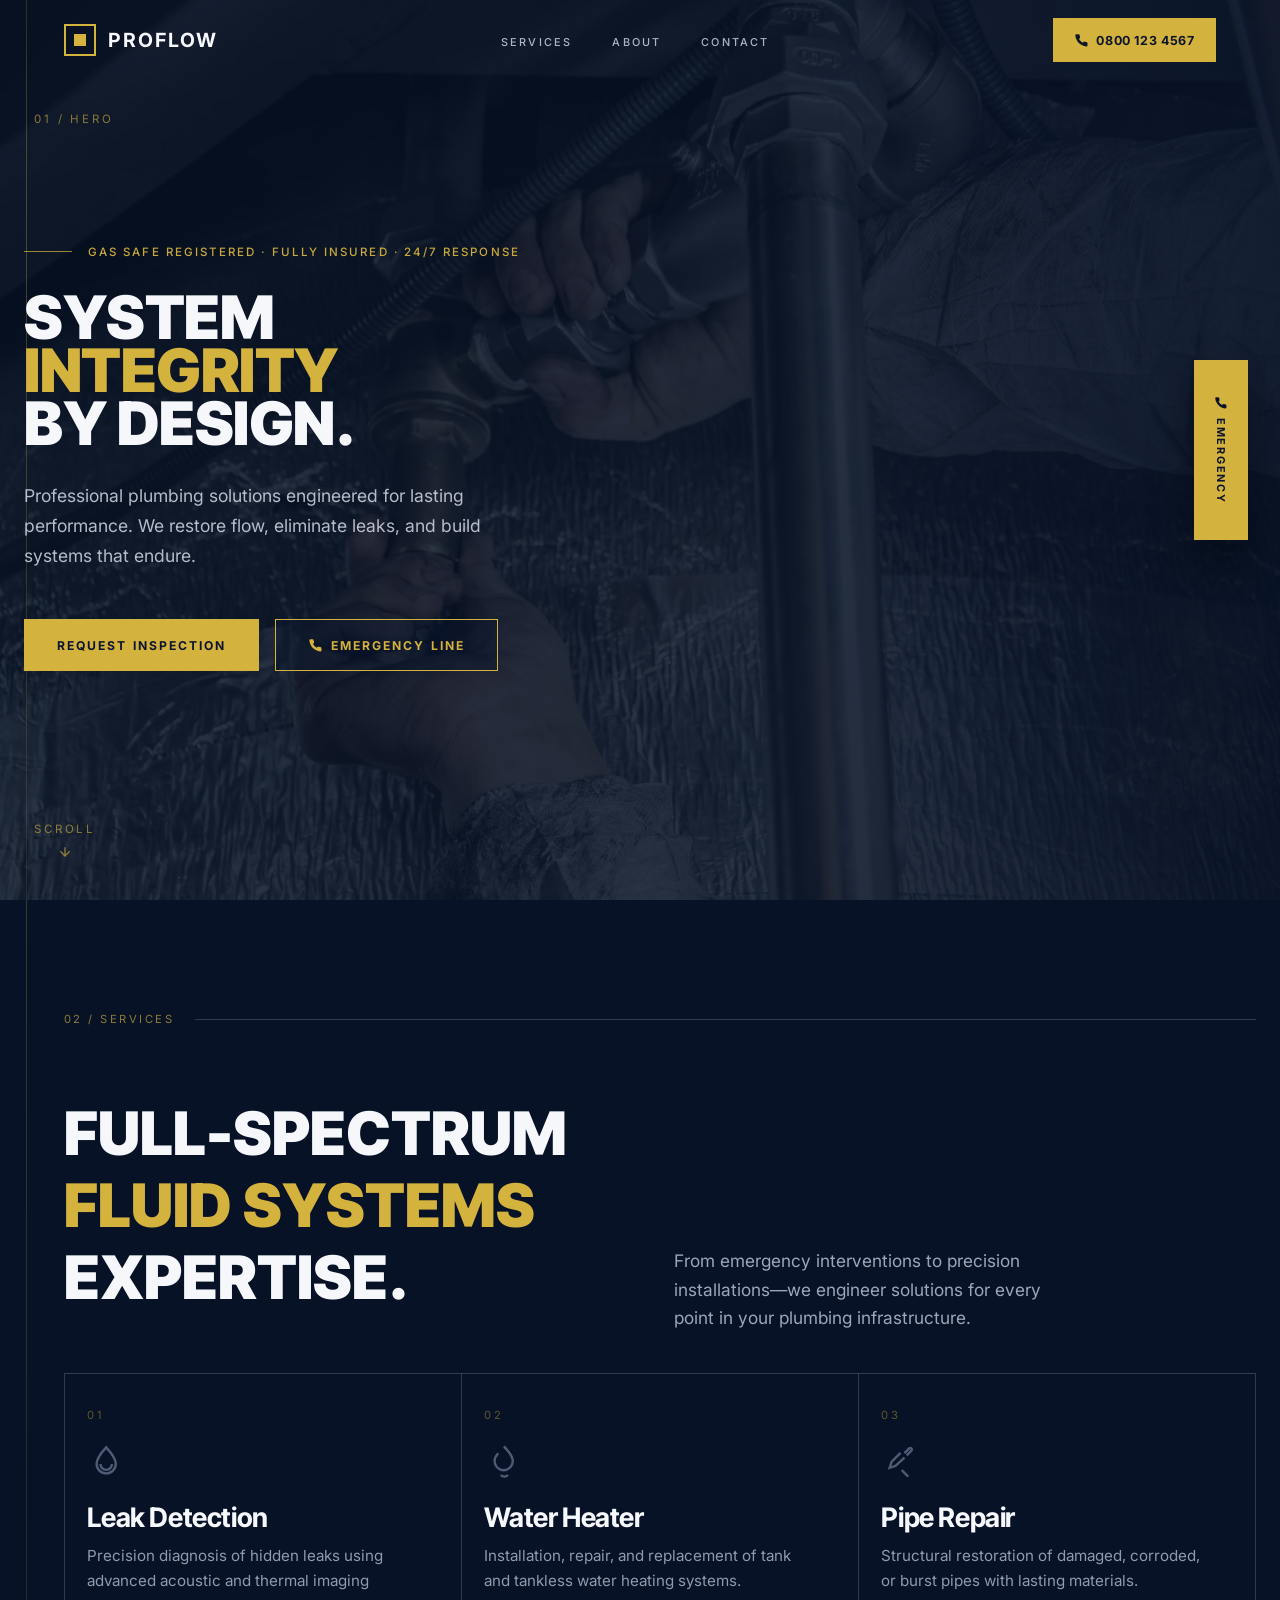
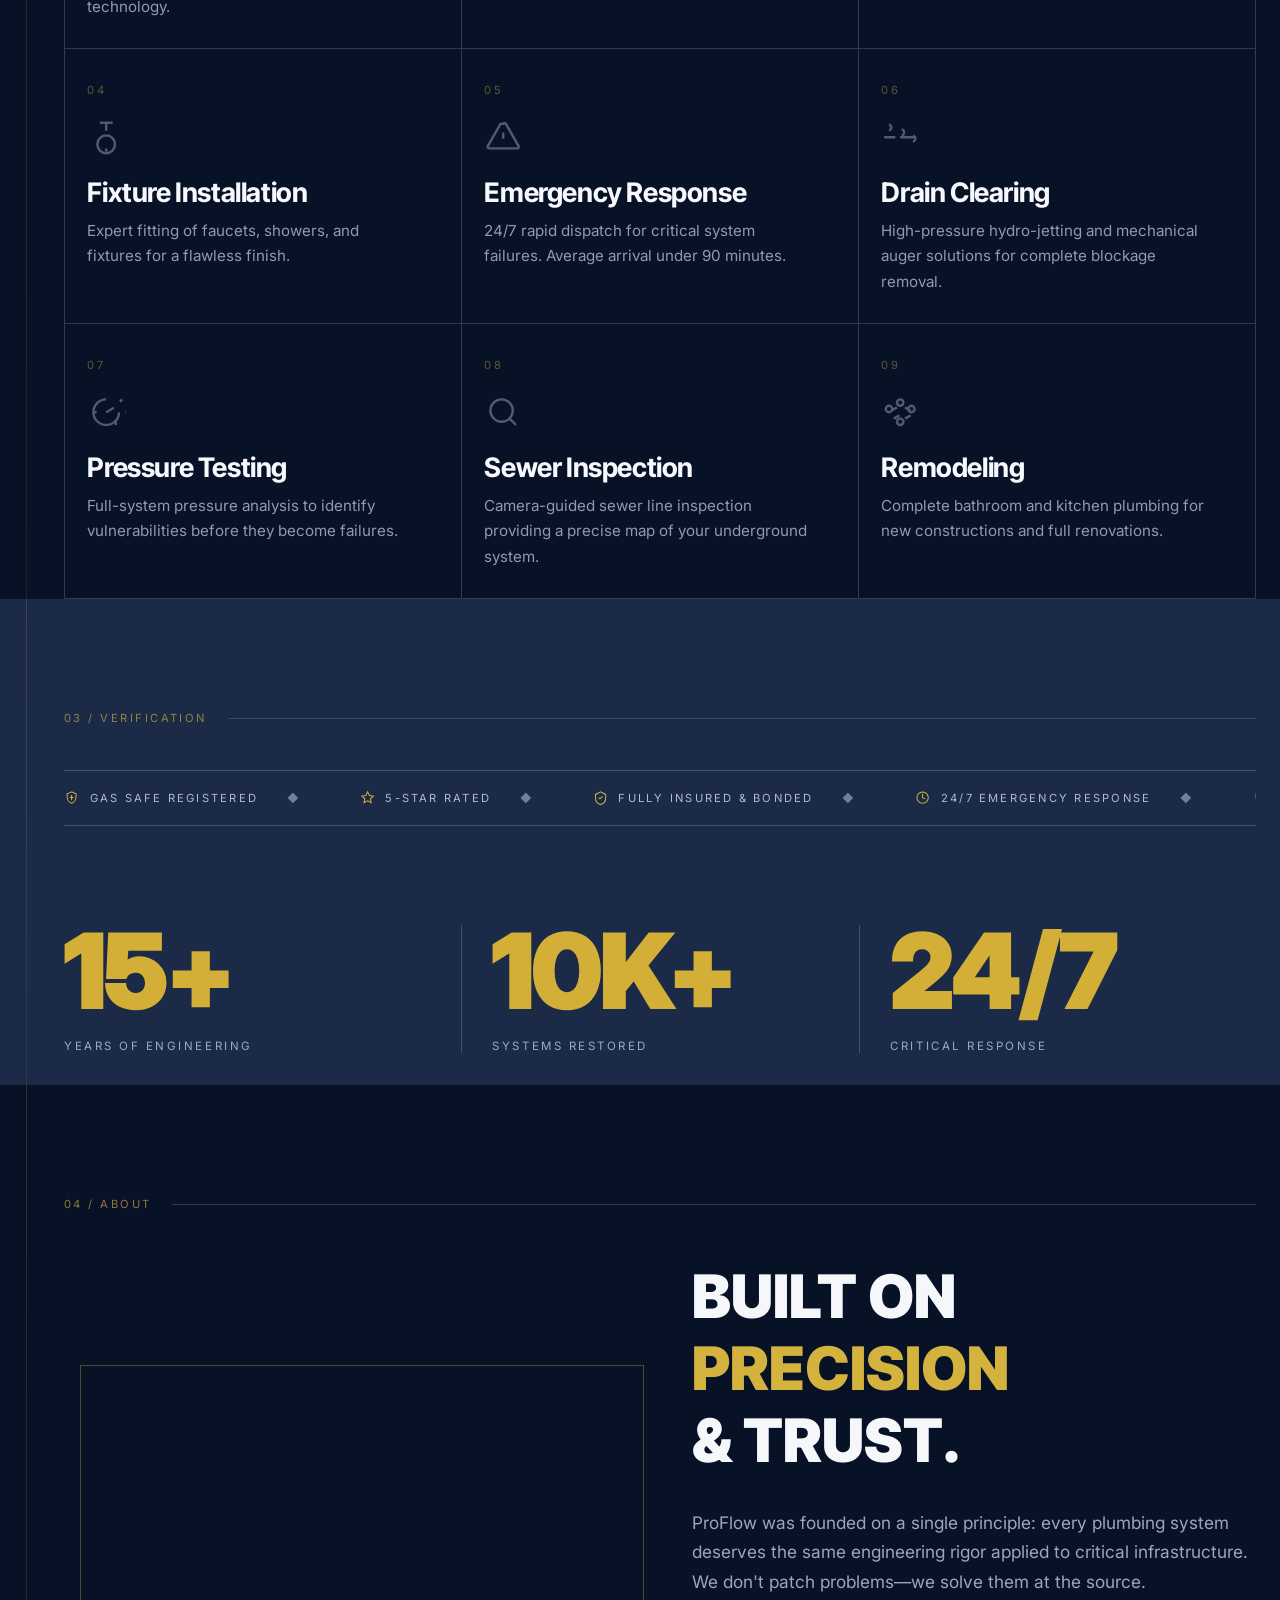
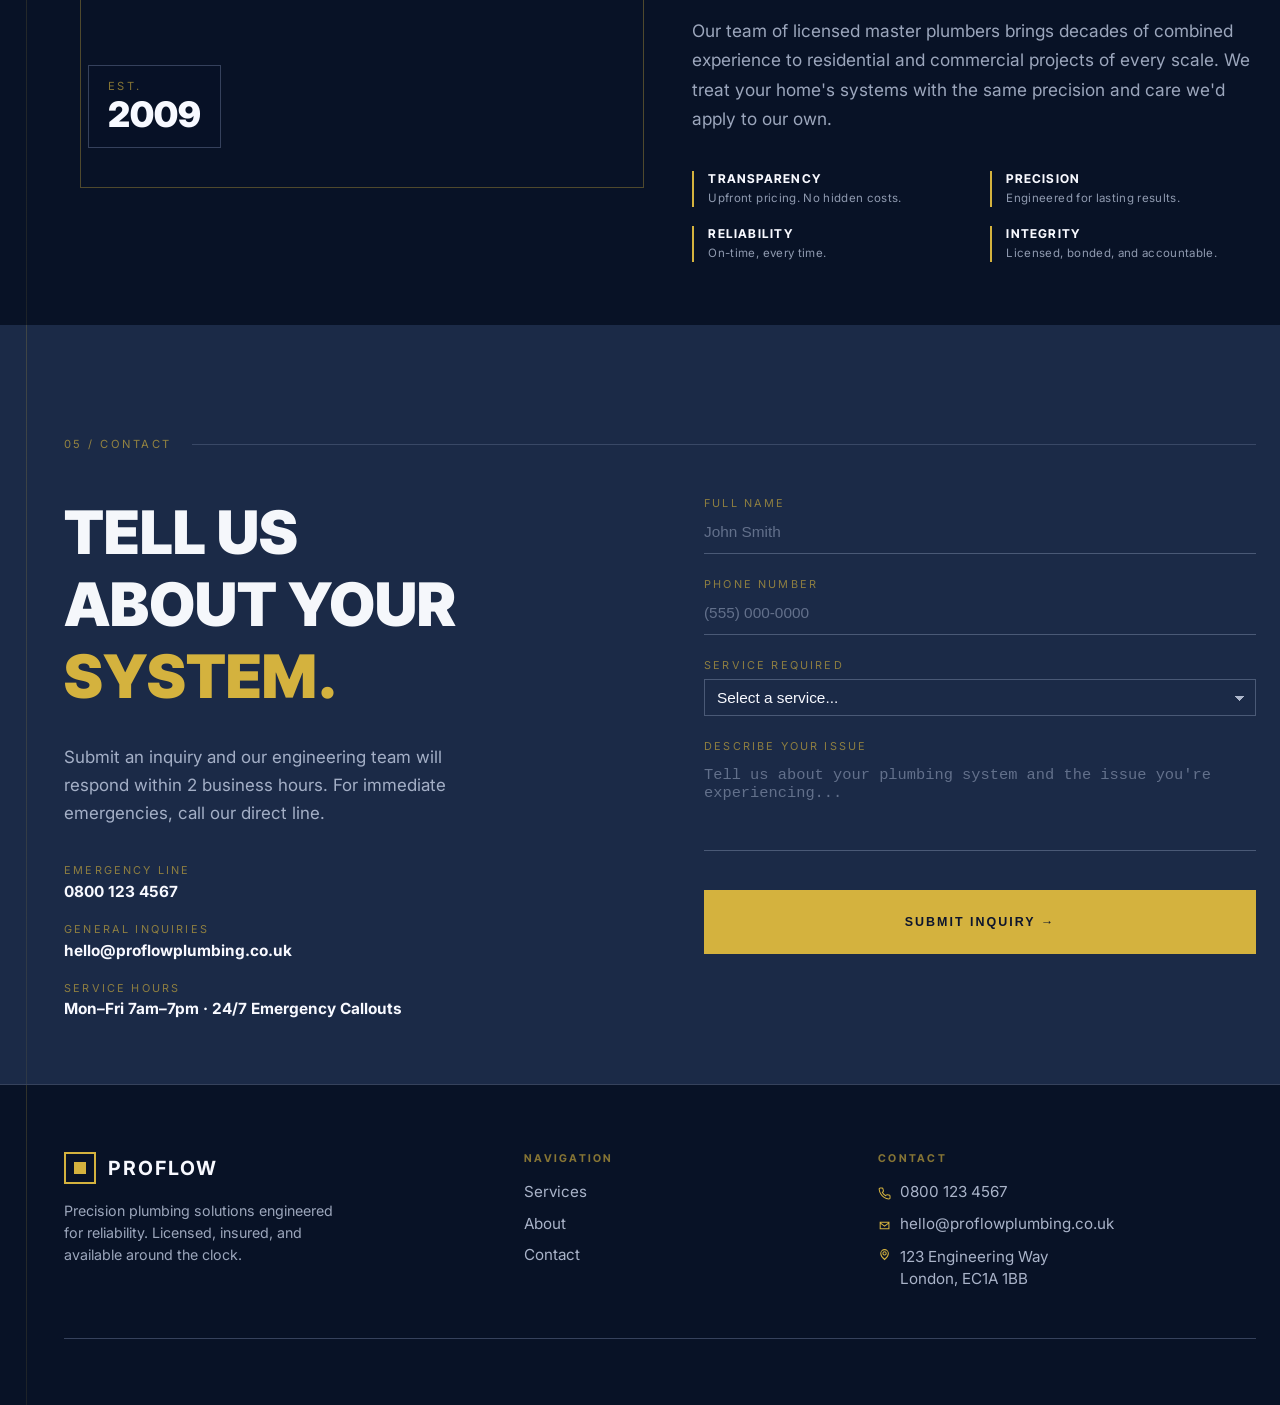
<file: plumbing/index.html>
<!DOCTYPE html>
<html lang="en-GB">
  <head>
    <meta charset="UTF-8" />
    <meta name="viewport" content="width=device-width, initial-scale=1.0" />
    <title>ProFlow Plumbing | Professional Plumbers in the UK | 24/7 Emergency Service</title>
    <meta
      name="description"
      content="ProFlow Plumbing — trusted, Gas Safe registered plumbers across the UK. Expert leak detection, water heater repair, drain clearing, and 24/7 emergency callouts. Licensed, fully insured, 5-star rated."
    />
    <meta
      name="keywords"
      content="plumber UK, emergency plumber, plumbing services UK, leak detection, water heater repair, drain clearing, Gas Safe plumber, local plumber, plumber near me, 24 hour plumber"
    />
    <meta name="author" content="ProFlow Plumbing" />
    <meta name="robots" content="index, follow" />
    <link rel="canonical" href="https://www.proflowplumbing.co.uk/" />
    <meta name="geo.region" content="GB" />
    <meta name="geo.placename" content="United Kingdom" />
    <meta name="language" content="en-GB" />
    <meta name="rating" content="general" />
    <meta name="revisit-after" content="7 days" />

    <meta property="og:type" content="website" />
    <meta property="og:url" content="https://www.proflowplumbing.co.uk/" />
    <meta property="og:title" content="ProFlow Plumbing | Professional Plumbers in the UK" />
    <meta
      property="og:description"
      content="Trusted, Gas Safe registered plumbers across the UK. 24/7 emergency callouts, leak detection, water heater repair and more. Fully insured. 5-star rated."
    />
    <meta
      property="og:image"
      content="https://images.unsplash.com/photo-1585771724684-38269d6639fd?w=1200&q=80"
    />
    <meta property="og:locale" content="en_GB" />
    <meta property="og:site_name" content="ProFlow Plumbing" />

    <meta name="twitter:card" content="summary_large_image" />
    <meta name="twitter:title" content="ProFlow Plumbing | Professional Plumbers in the UK" />
    <meta
      name="twitter:description"
      content="Gas Safe registered plumbers across the UK. 24/7 emergency callouts, leak detection, and water heater repair. Fully insured."
    />
    <meta
      name="twitter:image"
      content="https://images.unsplash.com/photo-1585771724684-38269d6639fd?w=1200&q=80"
    />

    <script type="application/ld+json">
      {
        "@context": "https://schema.org",
        "@type": "Plumber",
        "name": "ProFlow Plumbing",
        "image": "https://images.unsplash.com/photo-1585771724684-38269d6639fd?w=1200&q=80",
        "url": "https://www.proflowplumbing.co.uk",
        "telephone": "+448001234567",
        "email": "hello@proflowplumbing.co.uk",
        "description": "Gas Safe registered plumbers offering professional plumbing services across the UK. 24/7 emergency callouts, leak detection, water heater repair, drain clearing and more.",
        "address": {
          "@type": "PostalAddress",
          "streetAddress": "123 Engineering Way",
          "addressLocality": "London",
          "postalCode": "EC1A 1BB",
          "addressCountry": "GB"
        },
        "areaServed": {
          "@type": "Country",
          "name": "United Kingdom"
        },
        "openingHoursSpecification": [
          {
            "@type": "OpeningHoursSpecification",
            "dayOfWeek": ["Monday", "Tuesday", "Wednesday", "Thursday", "Friday"],
            "opens": "07:00",
            "closes": "19:00"
          },
          {
            "@type": "OpeningHoursSpecification",
            "dayOfWeek": ["Saturday", "Sunday"],
            "opens": "00:00",
            "closes": "23:59",
            "description": "Emergency callouts only"
          }
        ],
        "priceRange": "££",
        "aggregateRating": {
          "@type": "AggregateRating",
          "ratingValue": "5",
          "reviewCount": "847"
        }
      }
    </script>
    <link rel="preconnect" href="https://fonts.googleapis.com" />
    <link rel="preconnect" href="https://fonts.gstatic.com" crossorigin />
    <link
      href="https://fonts.googleapis.com/css2?family=Inter:wght@400;500;600;700;800;900&family=Inter+Tight:wght@600;700;800;900&family=JetBrains+Mono:wght@400;500;600;700&display=swap"
      rel="stylesheet"
    />
    <link rel="stylesheet" href="./style.css" />
  </head>
  <body>
    <header class="site-header" id="site-header">
      <nav class="site-nav" aria-label="Primary">
        <a href="#hero" class="site-logo" aria-label="Proflow home">
          <span class="site-logo-mark" aria-hidden="true">
            <span class="site-logo-dot"></span>
          </span>
          <span class="site-logo-text">PROFLOW</span>
        </a>

        <ul class="site-links">
          <li><a href="#services">SERVICES</a></li>
          <li><a href="#about">ABOUT</a></li>
          <li><a href="#contact">CONTACT</a></li>
        </ul>

        <a
          class="site-call"
          href="tel:+448001234567"
          aria-label="Call ProFlow emergency plumbing line"
        >
          <svg
            class="icon-phone site-call-icon"
            viewBox="0 0 24 24"
            aria-hidden="true"
            focusable="false"
          >
            <path
              d="M22 16.92V20a2 2 0 0 1-2.18 2 19.8 19.8 0 0 1-8.63-3.07 19.5 19.5 0 0 1-6-6A19.8 19.8 0 0 1 2.12 4.18 2 2 0 0 1 4.11 2h3.09a2 2 0 0 1 2 1.72c.12.89.33 1.76.64 2.59a2 2 0 0 1-.45 2.11L8.1 9.9a16 16 0 0 0 6 6l1.48-1.29a2 2 0 0 1 2.11-.45c.83.31 1.7.52 2.59.64A2 2 0 0 1 22 16.92z"
            />
          </svg>
          0800 123 4567
        </a>

        <button
          class="menu-toggle"
          type="button"
          id="menu-toggle"
          aria-expanded="false"
          aria-controls="mobile-menu"
          aria-label="Open menu"
        >
          <svg
            class="icon-menu"
            viewBox="0 0 24 24"
            aria-hidden="true"
            focusable="false"
          >
            <path d="M4 7h16M4 12h16M4 17h16" />
          </svg>
          <svg
            class="icon-close"
            viewBox="0 0 24 24"
            aria-hidden="true"
            focusable="false"
          >
            <path d="M6 6l12 12M18 6L6 18" />
          </svg>
        </button>
      </nav>

      <div class="mobile-menu" id="mobile-menu">
        <a href="#services">SERVICES</a>
        <a href="#about">ABOUT</a>
        <a href="#contact">CONTACT</a>
        <a class="mobile-call" href="tel:+448001234567">
          <svg
            class="icon-phone"
            viewBox="0 0 24 24"
            aria-hidden="true"
            focusable="false"
          >
            <path
              d="M22 16.92V20a2 2 0 0 1-2.18 2 19.8 19.8 0 0 1-8.63-3.07 19.5 19.5 0 0 1-6-6A19.8 19.8 0 0 1 2.12 4.18 2 2 0 0 1 4.11 2h3.09a2 2 0 0 1 2 1.72c.12.89.33 1.76.64 2.59a2 2 0 0 1-.45 2.11L8.1 9.9a16 16 0 0 0 6 6l1.48-1.29a2 2 0 0 1 2.11-.45c.83.31 1.7.52 2.59.64A2 2 0 0 1 22 16.92z"
            />
          </svg>
          0800 123 4567
        </a>
      </div>
    </header>

    <section class="hero" id="hero">
      <div class="hero-bg" aria-hidden="true"></div>
      <div class="hero-overlay" aria-hidden="true"></div>
      <div class="hero-right-shadow" aria-hidden="true"></div>

      <span class="section-index">01 / HERO</span>

      <div class="hero-content-wrap">
        <div class="hero-content">
          <p class="status-line">GAS SAFE REGISTERED · FULLY INSURED · 24/7 RESPONSE</p>

          <h1>
            <span class="line line-white">SYSTEM</span>
            <span class="line line-gold">INTEGRITY</span>
            <span class="line line-white">BY DESIGN.</span>
          </h1>

          <p class="lead">
            Professional plumbing solutions engineered for lasting performance.
            We restore flow, eliminate leaks, and build systems that endure.
          </p>

          <div class="hero-actions">
            <a class="btn btn-primary" href="#contact">REQUEST INSPECTION</a>
            <a class="btn btn-outline" href="tel:+448001234567">
              <svg
                class="icon-phone"
                viewBox="0 0 24 24"
                aria-hidden="true"
                focusable="false"
              >
                <path
                  d="M22 16.92V20a2 2 0 0 1-2.18 2 19.8 19.8 0 0 1-8.63-3.07 19.5 19.5 0 0 1-6-6A19.8 19.8 0 0 1 2.12 4.18 2 2 0 0 1 4.11 2h3.09a2 2 0 0 1 2 1.72c.12.89.33 1.76.64 2.59a2 2 0 0 1-.45 2.11L8.1 9.9a16 16 0 0 0 6 6l1.48-1.29a2 2 0 0 1 2.11-.45c.83.31 1.7.52 2.59.64A2 2 0 0 1 22 16.92z"
                />
              </svg>
              EMERGENCY LINE
            </a>
          </div>
        </div>
      </div>

      <a
        class="scroll-hint"
        href="#services"
        aria-label="Scroll to services section"
      >
        <span>SCROLL</span>
        <svg
          class="icon-arrow"
          viewBox="0 0 24 24"
          aria-hidden="true"
          focusable="false"
        >
          <path d="M12 5v13M19 11l-7 7-7-7" />
        </svg>
      </a>

      <a
        class="emergency-tab"
        href="tel:+448001234567"
        aria-label="Call emergency plumbing line"
      >
        <svg
          class="icon-phone emergency-tab-icon"
          viewBox="0 0 24 24"
          aria-hidden="true"
          focusable="false"
        >
          <path
            d="M22 16.92V20a2 2 0 0 1-2.18 2 19.8 19.8 0 0 1-8.63-3.07 19.5 19.5 0 0 1-6-6A19.8 19.8 0 0 1 2.12 4.18 2 2 0 0 1 4.11 2h3.09a2 2 0 0 1 2 1.72c.12.89.33 1.76.64 2.59a2 2 0 0 1-.45 2.11L8.1 9.9a16 16 0 0 0 6 6l1.48-1.29a2 2 0 0 1 2.11-.45c.83.31 1.7.52 2.59.64A2 2 0 0 1 22 16.92z"
          />
        </svg>
        EMERGENCY
      </a>
    </section>

    <section class="services" id="services">
      <div class="services-inner">
        <div class="services-topline">
          <span class="services-index">02 / SERVICES</span>
          <div class="services-rule" aria-hidden="true"></div>
        </div>

        <div class="services-intro">
          <h2>
            <span class="line line-white">FULL-SPECTRUM</span>
            <span class="line line-gold">FLUID SYSTEMS</span>
            <span class="line line-white">EXPERTISE.</span>
          </h2>
          <div class="services-copy">
            <p>
              From emergency interventions to precision installations—we engineer
              solutions for every point in your plumbing infrastructure.
            </p>
          </div>
        </div>

        <div class="services-grid">
          <article class="service-card">
            <span class="service-index">01</span>
            <div class="service-icon-wrap">
              <svg class="service-icon service-icon-base" viewBox="0 0 24 24" aria-hidden="true">
                <path d="M12 2.7C12 2.7 6 9.2 6 13a6 6 0 0 0 12 0c0-3.8-6-10.3-6-10.3zM8.4 13.2a3.6 3.6 0 0 0 7.2 0" />
              </svg>
              <svg class="service-icon service-icon-gold" viewBox="0 0 24 24" aria-hidden="true">
                <path d="M12 2.7C12 2.7 6 9.2 6 13a6 6 0 0 0 12 0c0-3.8-6-10.3-6-10.3zM8.4 13.2a3.6 3.6 0 0 0 7.2 0" />
              </svg>
            </div>
            <h3>Leak Detection</h3>
            <p>
              Precision diagnosis of hidden leaks using advanced acoustic and
              thermal imaging technology.
            </p>
          </article>

          <article class="service-card">
            <span class="service-index">02</span>
            <div class="service-icon-wrap">
              <svg class="service-icon service-icon-base" viewBox="0 0 24 24" aria-hidden="true">
                <path d="M12.5 2c2.1 3 5.5 5.5 5.5 9.3A5.7 5.7 0 0 1 12.3 17 5.7 5.7 0 0 1 6.6 11.3c0-1.9 1-3.5 2.3-4.9M10.5 20c1.2 1.3 3.3 1.3 4.5 0" />
              </svg>
              <svg class="service-icon service-icon-gold" viewBox="0 0 24 24" aria-hidden="true">
                <path d="M12.5 2c2.1 3 5.5 5.5 5.5 9.3A5.7 5.7 0 0 1 12.3 17 5.7 5.7 0 0 1 6.6 11.3c0-1.9 1-3.5 2.3-4.9M10.5 20c1.2 1.3 3.3 1.3 4.5 0" />
              </svg>
            </div>
            <h3>Water Heater</h3>
            <p>
              Installation, repair, and replacement of tank and tankless water
              heating systems.
            </p>
          </article>

          <article class="service-card">
            <span class="service-index">03</span>
            <div class="service-icon-wrap">
              <svg class="service-icon service-icon-base" viewBox="0 0 24 24" aria-hidden="true">
                <path d="M14.7 6.3 17.7 3.3a1 1 0 0 1 1.4 1.4l-3 3m-1.4 1.4L9.4 14A2 2 0 0 1 8 14.6l-2.6.9.9-2.6a2 2 0 0 1 .6-1.4l5.3-5.3M13 17l4 4" />
              </svg>
              <svg class="service-icon service-icon-gold" viewBox="0 0 24 24" aria-hidden="true">
                <path d="M14.7 6.3 17.7 3.3a1 1 0 0 1 1.4 1.4l-3 3m-1.4 1.4L9.4 14A2 2 0 0 1 8 14.6l-2.6.9.9-2.6a2 2 0 0 1 .6-1.4l5.3-5.3M13 17l4 4" />
              </svg>
            </div>
            <h3>Pipe Repair</h3>
            <p>
              Structural restoration of damaged, corroded, or burst pipes with
              lasting materials.
            </p>
          </article>

          <article class="service-card">
            <span class="service-index">04</span>
            <div class="service-icon-wrap">
              <svg class="service-icon service-icon-base" viewBox="0 0 24 24" aria-hidden="true">
                <path d="M8 3h8M12 3v5m5.5 8.5a5.5 5.5 0 1 1-11 0c0-2.7 1.9-4.5 3.8-5.5h3.4c1.9 1 3.8 2.8 3.8 5.5zM12 19v2" />
              </svg>
              <svg class="service-icon service-icon-gold" viewBox="0 0 24 24" aria-hidden="true">
                <path d="M8 3h8M12 3v5m5.5 8.5a5.5 5.5 0 1 1-11 0c0-2.7 1.9-4.5 3.8-5.5h3.4c1.9 1 3.8 2.8 3.8 5.5zM12 19v2" />
              </svg>
            </div>
            <h3>Fixture Installation</h3>
            <p>
              Expert fitting of faucets, showers, and fixtures for a flawless
              finish.
            </p>
          </article>

          <article class="service-card">
            <span class="service-index">05</span>
            <div class="service-icon-wrap">
              <svg class="service-icon service-icon-base" viewBox="0 0 24 24" aria-hidden="true">
                <path d="m10.3 3.7-8 14A1 1 0 0 0 3.2 19h17.6a1 1 0 0 0 .9-1.3l-8-14a1 1 0 0 0-1.8 0zM12 9v4m0 3h.01" />
              </svg>
              <svg class="service-icon service-icon-gold" viewBox="0 0 24 24" aria-hidden="true">
                <path d="m10.3 3.7-8 14A1 1 0 0 0 3.2 19h17.6a1 1 0 0 0 .9-1.3l-8-14a1 1 0 0 0-1.8 0zM12 9v4m0 3h.01" />
              </svg>
            </div>
            <h3>Emergency Response</h3>
            <p>
              24/7 rapid dispatch for critical system failures. Average arrival
              under 90 minutes.
            </p>
          </article>

          <article class="service-card">
            <span class="service-index">06</span>
            <div class="service-icon-wrap">
              <svg class="service-icon service-icon-base" viewBox="0 0 24 24" aria-hidden="true">
                <path d="M2 12h7m3 0h10M5 8c2-1 2-3 0-4m8 7c2-1 2-3 0-4m7 8c2-1 2-3 0-4" />
              </svg>
              <svg class="service-icon service-icon-gold" viewBox="0 0 24 24" aria-hidden="true">
                <path d="M2 12h7m3 0h10M5 8c2-1 2-3 0-4m8 7c2-1 2-3 0-4m7 8c2-1 2-3 0-4" />
              </svg>
            </div>
            <h3>Drain Clearing</h3>
            <p>
              High-pressure hydro-jetting and mechanical auger solutions for
              complete blockage removal.
            </p>
          </article>

          <article class="service-card">
            <span class="service-index">07</span>
            <div class="service-icon-wrap">
              <svg class="service-icon service-icon-base" viewBox="0 0 24 24" aria-hidden="true">
                <path d="M12 4a8 8 0 1 0 8 8M12 12l4.8-2.8M4 12h2m12 8v-2m8-6h-2m-2-8-1.4 1.4" />
              </svg>
              <svg class="service-icon service-icon-gold" viewBox="0 0 24 24" aria-hidden="true">
                <path d="M12 4a8 8 0 1 0 8 8M12 12l4.8-2.8M4 12h2m12 8v-2m8-6h-2m-2-8-1.4 1.4" />
              </svg>
            </div>
            <h3>Pressure Testing</h3>
            <p>
              Full-system pressure analysis to identify vulnerabilities before
              they become failures.
            </p>
          </article>

          <article class="service-card">
            <span class="service-index">08</span>
            <div class="service-icon-wrap">
              <svg class="service-icon service-icon-base" viewBox="0 0 24 24" aria-hidden="true">
                <path d="m20 20-4-4M11 18a7 7 0 1 1 0-14 7 7 0 0 1 0 14z" />
              </svg>
              <svg class="service-icon service-icon-gold" viewBox="0 0 24 24" aria-hidden="true">
                <path d="m20 20-4-4M11 18a7 7 0 1 1 0-14 7 7 0 0 1 0 14z" />
              </svg>
            </div>
            <h3>Sewer Inspection</h3>
            <p>
              Camera-guided sewer line inspection providing a precise map of your
              underground system.
            </p>
          </article>

          <article class="service-card">
            <span class="service-index">09</span>
            <div class="service-icon-wrap">
              <svg class="service-icon service-icon-base" viewBox="0 0 24 24" aria-hidden="true">
                <path d="M12 8a2 2 0 1 0 0-4 2 2 0 0 0 0 4zm7 4a2 2 0 1 0 0-4 2 2 0 0 0 0 4zM5 12a2 2 0 1 0 0-4 2 2 0 0 0 0 4zm7 8a2 2 0 1 0 0-4 2 2 0 0 0 0 4zm-5.5-9 3.5-2m5 0 3.5 2m-3.5 5 3.5-2m-7 0-3.5 2" />
              </svg>
              <svg class="service-icon service-icon-gold" viewBox="0 0 24 24" aria-hidden="true">
                <path d="M12 8a2 2 0 1 0 0-4 2 2 0 0 0 0 4zm7 4a2 2 0 1 0 0-4 2 2 0 0 0 0 4zM5 12a2 2 0 1 0 0-4 2 2 0 0 0 0 4zm7 8a2 2 0 1 0 0-4 2 2 0 0 0 0 4zm-5.5-9 3.5-2m5 0 3.5 2m-3.5 5 3.5-2m-7 0-3.5 2" />
              </svg>
            </div>
            <h3>Remodeling</h3>
            <p>
              Complete bathroom and kitchen plumbing for new constructions and
              full renovations.
            </p>
          </article>
        </div>
      </div>
    </section>

    <section class="trust" id="trust">
      <div class="trust-inner">
        <div class="trust-topline">
          <span class="trust-index">03 / VERIFICATION</span>
          <div class="trust-rule" aria-hidden="true"></div>
        </div>

        <div class="trust-ticker">
          <div class="trust-ticker-track">
            <div class="trust-badge">
              <svg class="trust-badge-icon" viewBox="0 0 24 24" aria-hidden="true"><path d="M12 3 5 6v5c0 4.7 3.3 9 7 10 3.7-1 7-5.3 7-10V6l-7-3zm0 5v8m-3-4h6" /></svg>
              <span>GAS SAFE REGISTERED</span>
              <i>◆</i>
            </div>
            <div class="trust-badge">
              <svg class="trust-badge-icon" viewBox="0 0 24 24" aria-hidden="true"><path d="m12 3 2.8 5.7L21 9.6l-4.5 4.3 1.1 6.1L12 17l-5.6 3 1.1-6.1L3 9.6l6.2-.9z" /></svg>
              <span>5-STAR RATED</span>
              <i>◆</i>
            </div>
            <div class="trust-badge">
              <svg class="trust-badge-icon" viewBox="0 0 24 24" aria-hidden="true"><path d="M12 3 4 7v6c0 5 3.4 8.8 8 10 4.6-1.2 8-5 8-10V7l-8-4zM9 12l2 2 4-4" /></svg>
              <span>FULLY INSURED &amp; BONDED</span>
              <i>◆</i>
            </div>
            <div class="trust-badge">
              <svg class="trust-badge-icon" viewBox="0 0 24 24" aria-hidden="true"><path d="M12 6v6l4 2M21 12a9 9 0 1 1-18 0 9 9 0 0 1 18 0z" /></svg>
              <span>24/7 EMERGENCY RESPONSE</span>
              <i>◆</i>
            </div>
            <div class="trust-badge">
              <svg class="trust-badge-icon" viewBox="0 0 24 24" aria-hidden="true"><path d="m9 12 2 2 4-4M12 3l7 3v6c0 4.7-3.3 9-7 10-3.7-1-7-5.3-7-10V6l7-3z" /></svg>
              <span>SATISFACTION GUARANTEED</span>
              <i>◆</i>
            </div>
            <div class="trust-badge">
              <svg class="trust-badge-icon" viewBox="0 0 24 24" aria-hidden="true"><path d="M13 3 4 14h6l-1 7 9-11h-6z" /></svg>
              <span>SAME-DAY SERVICE</span>
              <i>◆</i>
            </div>

            <div class="trust-badge" aria-hidden="true">
              <svg class="trust-badge-icon" viewBox="0 0 24 24"><path d="M12 3 5 6v5c0 4.7 3.3 9 7 10 3.7-1 7-5.3 7-10V6l-7-3zm0 5v8m-3-4h6" /></svg>
              <span>GAS SAFE REGISTERED</span>
              <i>◆</i>
            </div>
            <div class="trust-badge" aria-hidden="true">
              <svg class="trust-badge-icon" viewBox="0 0 24 24"><path d="m12 3 2.8 5.7L21 9.6l-4.5 4.3 1.1 6.1L12 17l-5.6 3 1.1-6.1L3 9.6l6.2-.9z" /></svg>
              <span>5-STAR RATED</span>
              <i>◆</i>
            </div>
            <div class="trust-badge" aria-hidden="true">
              <svg class="trust-badge-icon" viewBox="0 0 24 24"><path d="M12 3 4 7v6c0 5 3.4 8.8 8 10 4.6-1.2 8-5 8-10V7l-8-4zM9 12l2 2 4-4" /></svg>
              <span>FULLY INSURED &amp; BONDED</span>
              <i>◆</i>
            </div>
            <div class="trust-badge" aria-hidden="true">
              <svg class="trust-badge-icon" viewBox="0 0 24 24"><path d="M12 6v6l4 2M21 12a9 9 0 1 1-18 0 9 9 0 0 1 18 0z" /></svg>
              <span>24/7 EMERGENCY RESPONSE</span>
              <i>◆</i>
            </div>
            <div class="trust-badge" aria-hidden="true">
              <svg class="trust-badge-icon" viewBox="0 0 24 24"><path d="m9 12 2 2 4-4M12 3l7 3v6c0 4.7-3.3 9-7 10-3.7-1-7-5.3-7-10V6l7-3z" /></svg>
              <span>SATISFACTION GUARANTEED</span>
              <i>◆</i>
            </div>
            <div class="trust-badge" aria-hidden="true">
              <svg class="trust-badge-icon" viewBox="0 0 24 24"><path d="M13 3 4 14h6l-1 7 9-11h-6z" /></svg>
              <span>SAME-DAY SERVICE</span>
              <i>◆</i>
            </div>
          </div>
        </div>

        <div class="trust-stats">
          <article class="trust-stat">
            <p class="trust-value">15+</p>
            <p class="trust-label">YEARS OF ENGINEERING</p>
          </article>
          <article class="trust-stat">
            <p class="trust-value">10K+</p>
            <p class="trust-label">SYSTEMS RESTORED</p>
          </article>
          <article class="trust-stat">
            <p class="trust-value">24/7</p>
            <p class="trust-label">CRITICAL RESPONSE</p>
          </article>
        </div>
      </div>
    </section>

    <section class="about" id="about">
      <div class="about-inner">
        <div class="about-topline">
          <span class="about-index">04 / ABOUT</span>
          <div class="about-rule" aria-hidden="true"></div>
        </div>

        <div class="about-layout">
          <div class="about-media">
            <div class="about-image" aria-hidden="true"></div>
            <div class="about-border-accent" aria-hidden="true"></div>
            <div class="about-badge">
              <span class="about-badge-label">EST.</span>
              <span class="about-badge-year">2009</span>
            </div>
          </div>

          <div class="about-content">
            <h2>
              <span class="line line-white">BUILT ON</span>
              <span class="line line-gold">PRECISION</span>
              <span class="line line-white">&amp; TRUST.</span>
            </h2>

            <p>
              ProFlow was founded on a single principle: every plumbing system
              deserves the same engineering rigor applied to critical
              infrastructure. We don't patch problems—we solve them at the
              source.
            </p>
            <p>
              Our team of licensed master plumbers brings decades of combined
              experience to residential and commercial projects of every scale.
              We treat your home's systems with the same precision and care we'd
              apply to our own.
            </p>

            <div class="about-values">
              <article class="about-value">
                <h4>TRANSPARENCY</h4>
                <p>Upfront pricing. No hidden costs.</p>
              </article>
              <article class="about-value">
                <h4>PRECISION</h4>
                <p>Engineered for lasting results.</p>
              </article>
              <article class="about-value">
                <h4>RELIABILITY</h4>
                <p>On-time, every time.</p>
              </article>
              <article class="about-value">
                <h4>INTEGRITY</h4>
                <p>Licensed, bonded, and accountable.</p>
              </article>
            </div>
          </div>
        </div>
      </div>
    </section>

    <section class="contact" id="contact">
      <div class="contact-inner">
        <div class="contact-topline">
          <span class="contact-index">05 / CONTACT</span>
          <div class="contact-rule" aria-hidden="true"></div>
        </div>

        <div class="contact-layout">
          <div class="contact-left">
            <h2>
              <span class="line line-white">TELL US</span>
              <span class="line line-white">ABOUT YOUR</span>
              <span class="line line-gold">SYSTEM.</span>
            </h2>
            <p class="contact-lead">
              Submit an inquiry and our engineering team will respond within 2
              business hours. For immediate emergencies, call our direct line.
            </p>

            <div class="contact-details">
              <div class="contact-detail">
                <span>EMERGENCY LINE</span>
                <a href="tel:+448001234567">0800 123 4567</a>
              </div>
              <div class="contact-detail">
                <span>GENERAL INQUIRIES</span>
                <a href="mailto:hello@proflowplumbing.co.uk"
                  >hello@proflowplumbing.co.uk</a
                >
              </div>
              <div class="contact-detail">
                <span>SERVICE HOURS</span>
                <p>Mon–Fri 7am–7pm · 24/7 Emergency Callouts</p>
              </div>
            </div>
          </div>

          <div class="contact-right">
            <div class="contact-success" id="contact-success" hidden>
              <div class="contact-success-icon-wrap">
                <svg class="contact-success-icon" viewBox="0 0 24 24" aria-hidden="true">
                  <path d="M9 12l2 2 4-4m-3 11a9 9 0 1 0 0-18 9 9 0 0 0 0 18z" />
                </svg>
              </div>
              <h3>Transmission Successful.</h3>
              <p>We've received your inquiry. Expect a response within 2 hours.</p>
            </div>

            <form id="contact-form" class="contact-form">
              <div class="contact-field">
                <label for="name">FULL NAME</label>
                <input id="name" name="name" type="text" placeholder="John Smith" />
                <p class="field-error" id="name-error" hidden>
                  <svg viewBox="0 0 24 24" aria-hidden="true"><path d="m10.3 3.7-8 14A1 1 0 0 0 3.2 19h17.6a1 1 0 0 0 .9-1.3l-8-14a1 1 0 0 0-1.8 0zM12 9v4m0 3h.01" /></svg>
                  <span>Name is required</span>
                </p>
              </div>

              <div class="contact-field">
                <label for="phone">PHONE NUMBER</label>
                <input id="phone" name="phone" type="tel" placeholder="(555) 000-0000" />
                <p class="field-error" id="phone-error" hidden>
                  <svg viewBox="0 0 24 24" aria-hidden="true"><path d="m10.3 3.7-8 14A1 1 0 0 0 3.2 19h17.6a1 1 0 0 0 .9-1.3l-8-14a1 1 0 0 0-1.8 0zM12 9v4m0 3h.01" /></svg>
                  <span>Phone number is required</span>
                </p>
              </div>

              <div class="contact-field">
                <label for="service">SERVICE REQUIRED</label>
                <select id="service" name="service">
                  <option value="" selected disabled>Select a service...</option>
                  <option value="leak">Leak Detection</option>
                  <option value="heater">Water Heater</option>
                  <option value="pipe">Pipe Repair</option>
                  <option value="drain">Drain Clearing</option>
                  <option value="emergency">Emergency</option>
                  <option value="other">Other</option>
                </select>
                <p class="field-error" id="service-error" hidden>
                  <svg viewBox="0 0 24 24" aria-hidden="true"><path d="m10.3 3.7-8 14A1 1 0 0 0 3.2 19h17.6a1 1 0 0 0 .9-1.3l-8-14a1 1 0 0 0-1.8 0zM12 9v4m0 3h.01" /></svg>
                  <span>Please select a service</span>
                </p>
              </div>

              <div class="contact-field">
                <label for="message">DESCRIBE YOUR ISSUE</label>
                <textarea
                  id="message"
                  name="message"
                  rows="4"
                  placeholder="Tell us about your plumbing system and the issue you're experiencing..."
                ></textarea>
                <p class="field-error" id="message-error" hidden>
                  <svg viewBox="0 0 24 24" aria-hidden="true"><path d="m10.3 3.7-8 14A1 1 0 0 0 3.2 19h17.6a1 1 0 0 0 .9-1.3l-8-14a1 1 0 0 0-1.8 0zM12 9v4m0 3h.01" /></svg>
                  <span>Please describe your issue</span>
                </p>
              </div>

              <button type="button" class="contact-submit" id="contact-submit">
                <span class="submit-text">SUBMIT INQUIRY →</span>
                <span class="submit-loading" hidden>
                  <span class="spinner"></span>
                  TRANSMITTING...
                </span>
              </button>
            </form>
          </div>
        </div>
      </div>
    </section>

    <footer class="site-footer">
      <div class="site-footer-inner">
        <div class="site-footer-grid">
          <div class="footer-brand">
            <a href="#hero" class="site-logo footer-logo" aria-label="Proflow home">
              <span class="site-logo-mark" aria-hidden="true">
                <span class="site-logo-dot"></span>
              </span>
              <span class="site-logo-text">PROFLOW</span>
            </a>
            <p>
              Precision plumbing solutions engineered for reliability. Licensed,
              insured, and available around the clock.
            </p>
          </div>

          <div class="footer-nav">
            <h4>NAVIGATION</h4>
            <ul>
              <li><a href="#services">Services</a></li>
              <li><a href="#about">About</a></li>
              <li><a href="#contact">Contact</a></li>
            </ul>
          </div>

          <div class="footer-contact">
            <h4>CONTACT</h4>
            <ul>
              <li>
                <svg class="footer-icon" viewBox="0 0 24 24" aria-hidden="true">
                  <path
                    d="M22 16.92V20a2 2 0 0 1-2.18 2 19.8 19.8 0 0 1-8.63-3.07 19.5 19.5 0 0 1-6-6A19.8 19.8 0 0 1 2.12 4.18 2 2 0 0 1 4.11 2h3.09a2 2 0 0 1 2 1.72c.12.89.33 1.76.64 2.59a2 2 0 0 1-.45 2.11L8.1 9.9a16 16 0 0 0 6 6l1.48-1.29a2 2 0 0 1 2.11-.45c.83.31 1.7.52 2.59.64A2 2 0 0 1 22 16.92z"
                  />
                </svg>
                <a href="tel:+448001234567">0800 123 4567</a>
              </li>
              <li>
                <svg class="footer-icon" viewBox="0 0 24 24" aria-hidden="true">
                  <path d="M4 6h16v12H4zM4 7l8 6 8-6" />
                </svg>
                <a href="mailto:hello@proflowplumbing.co.uk"
                  >hello@proflowplumbing.co.uk</a
                >
              </li>
              <li class="footer-address">
                <svg class="footer-icon" viewBox="0 0 24 24" aria-hidden="true">
                  <path
                    d="M12 21s7-5.5 7-11a7 7 0 1 0-14 0c0 5.5 7 11 7 11zm0-8a3 3 0 1 1 0-6 3 3 0 0 1 0 6z"
                  />
                </svg>
                <span>123 Engineering Way<br />London, EC1A 1BB</span>
              </li>
            </ul>
          </div>
        </div>

        <div class="site-footer-bottom">
          <span>© 2026 PROFLOW PLUMBING · ALL RIGHTS RESERVED</span>
          <span>GAS SAFE REG # 123456 · FULLY INSURED</span>
        </div>
      </div>
    </footer>

    <script src="./script.js"></script>
  </body>
</html>
</file>
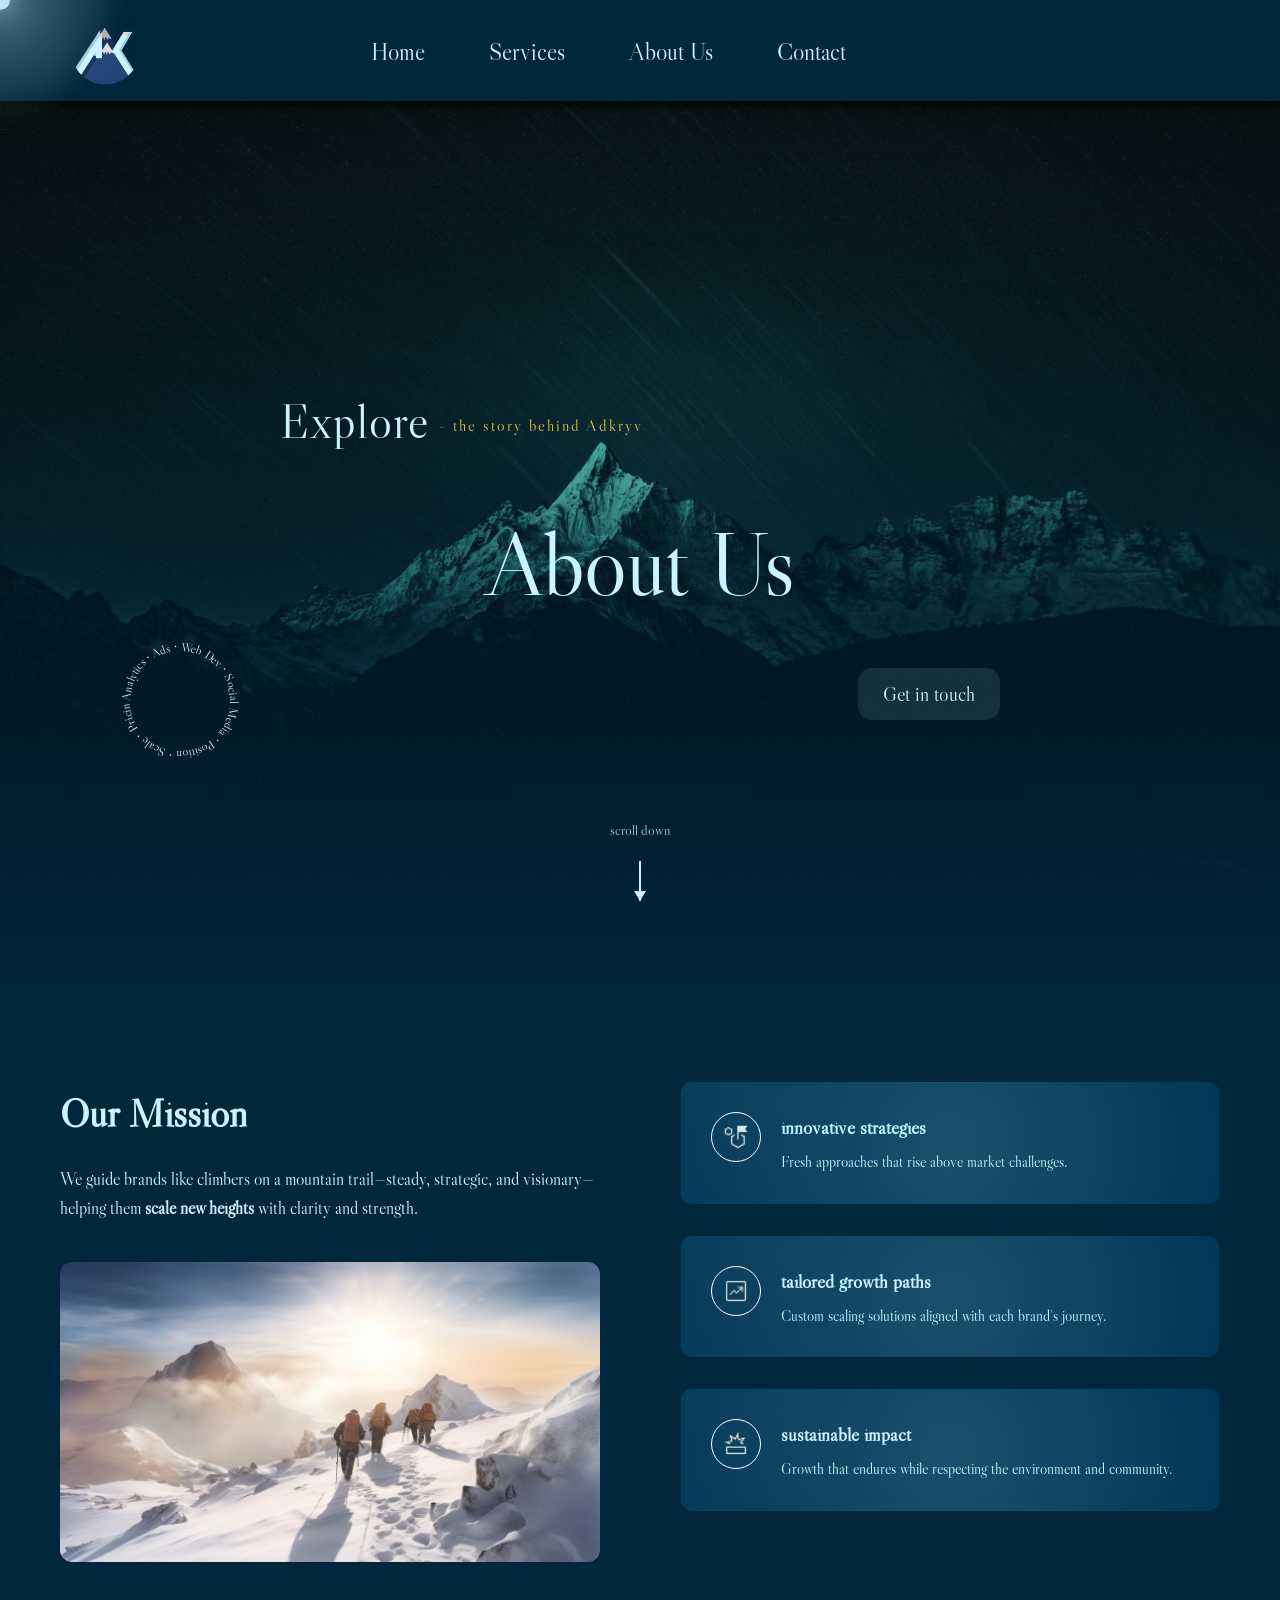
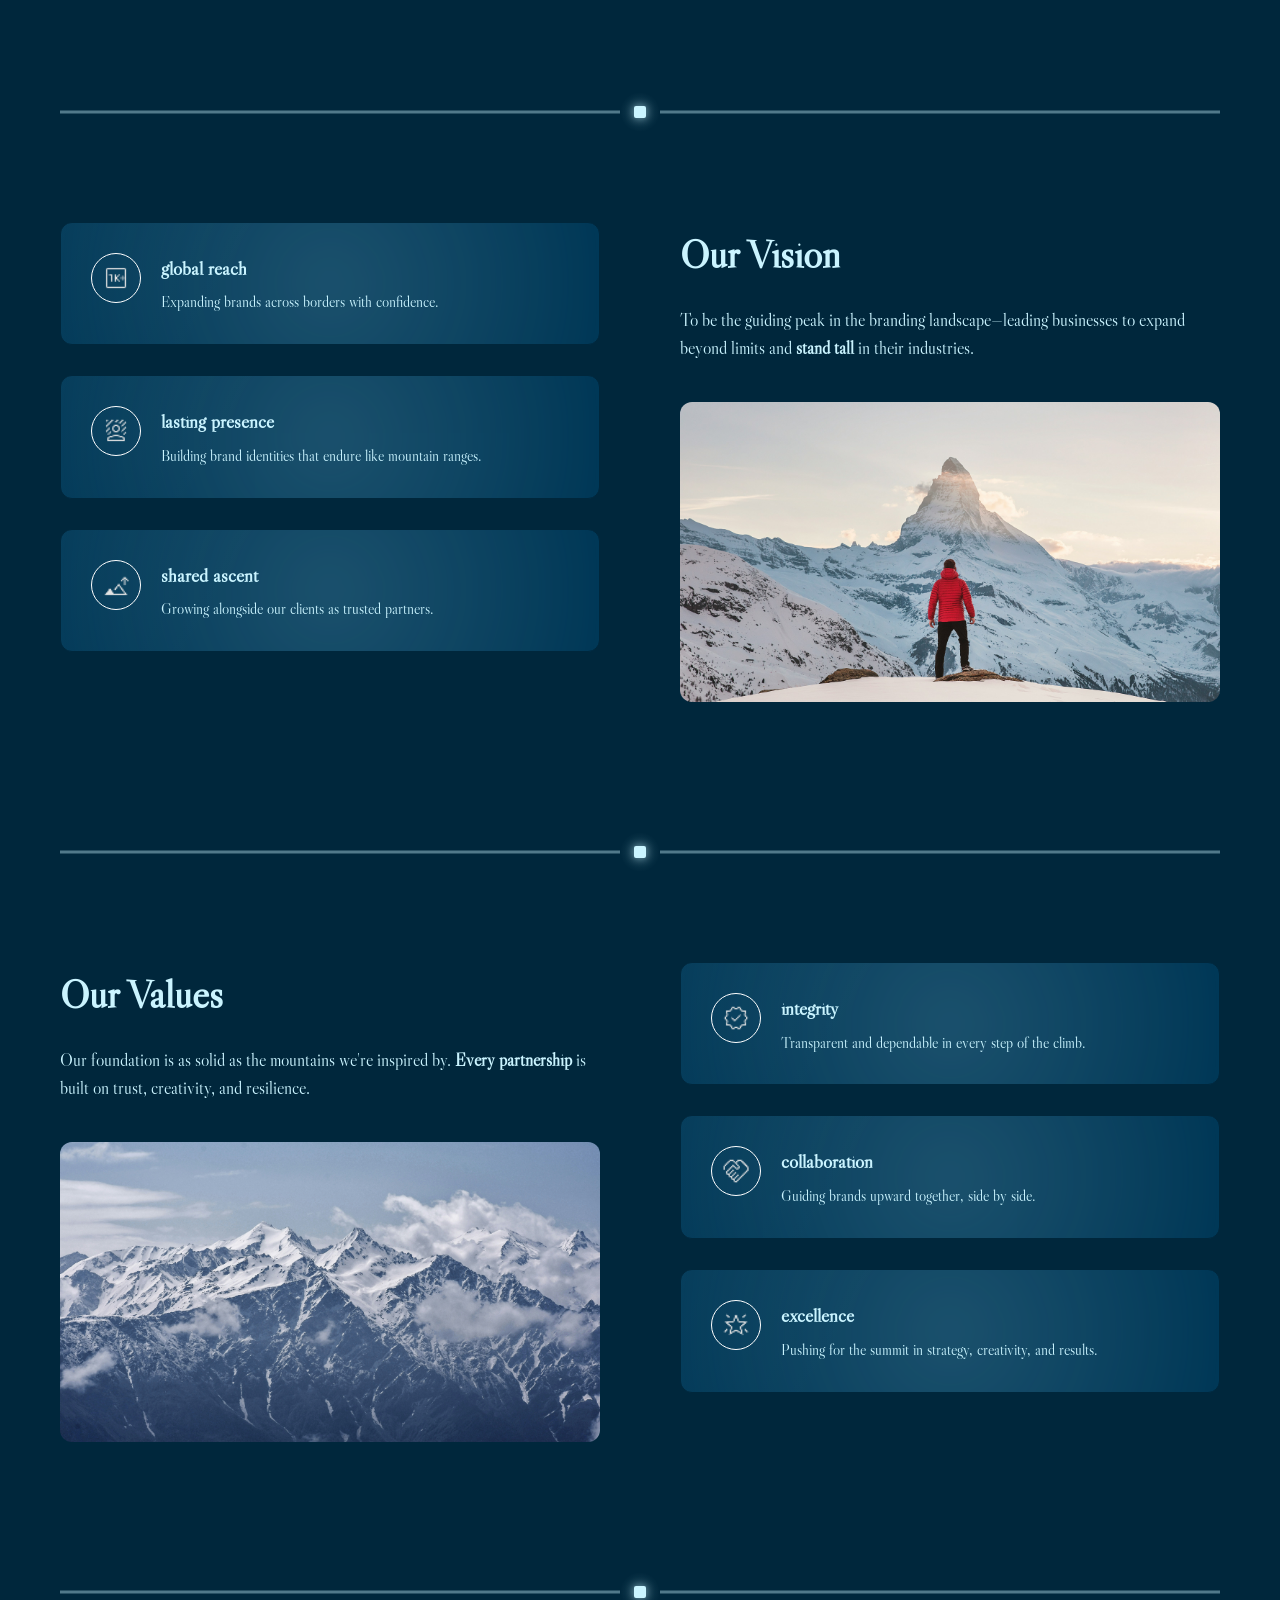
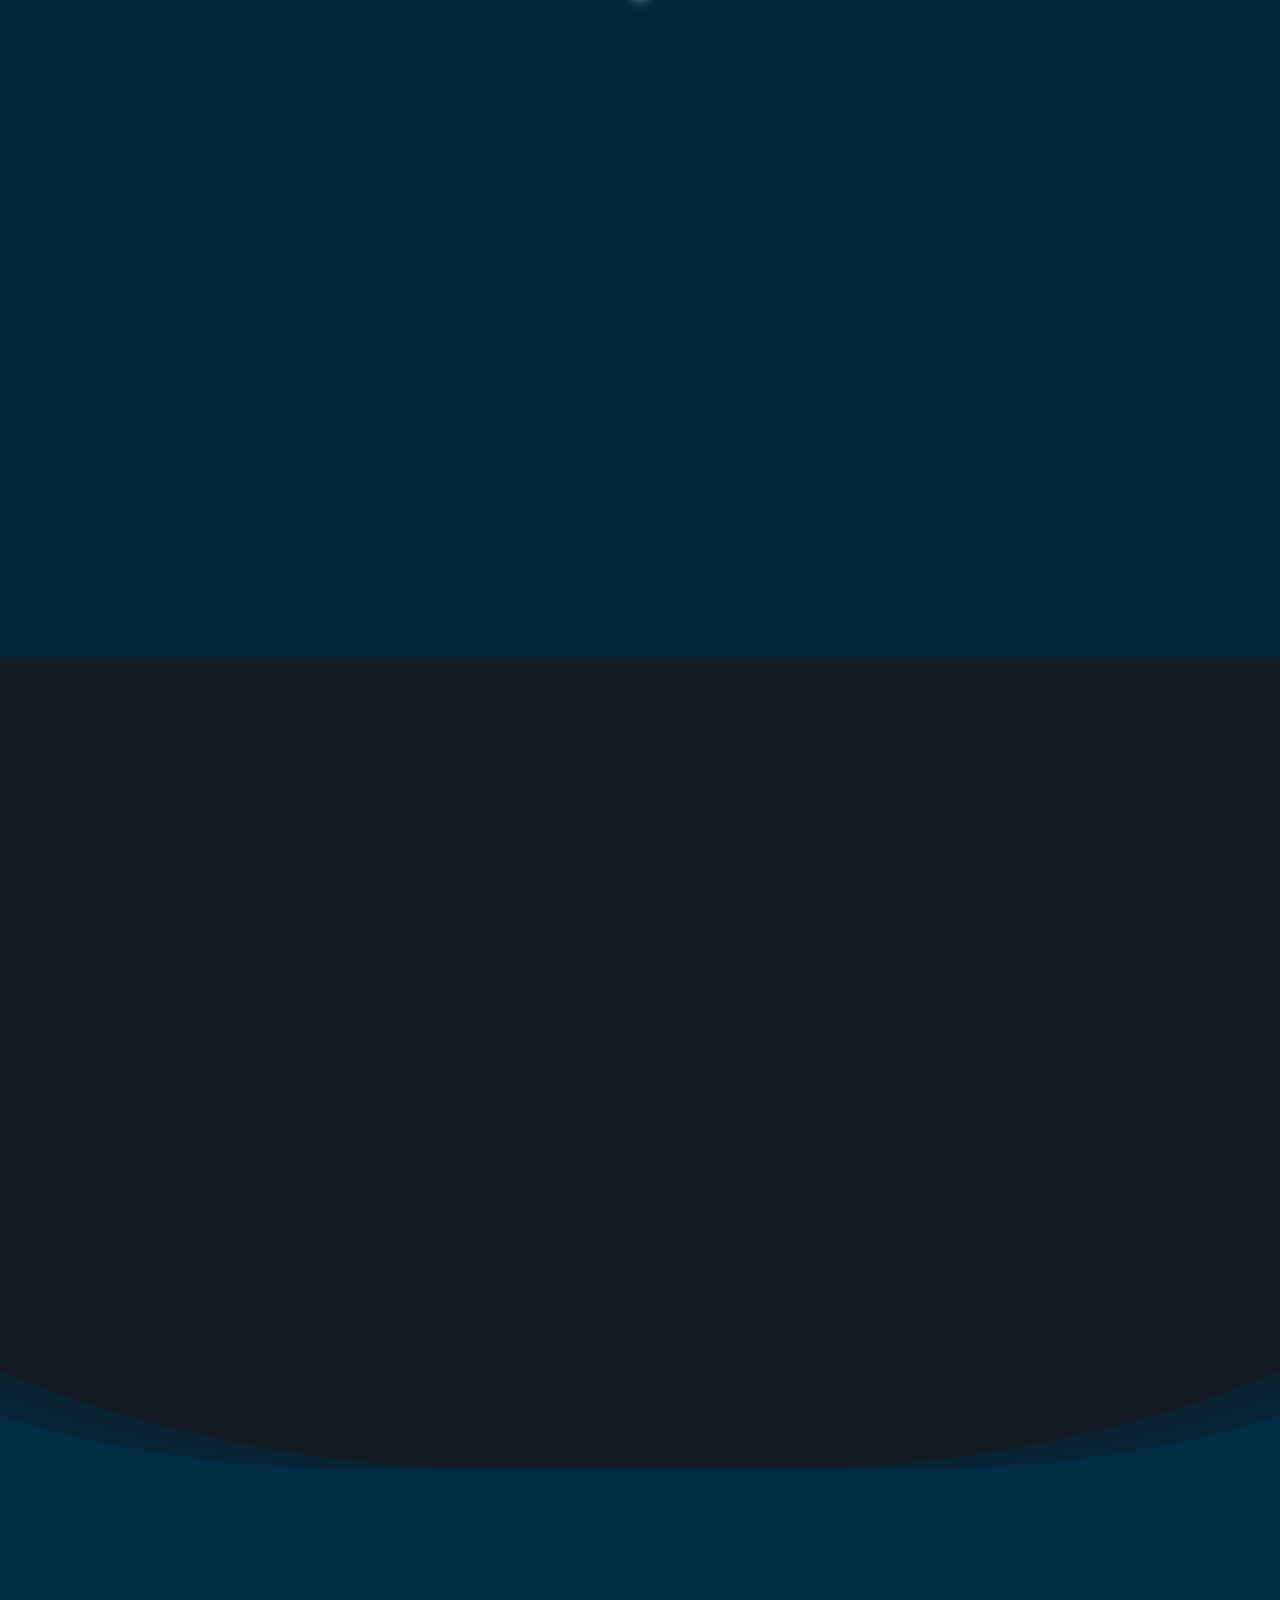
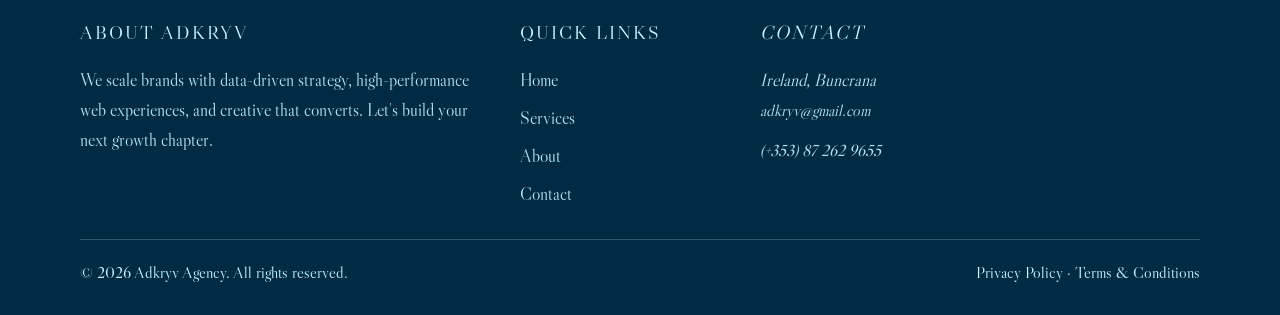
<file: about.html>
<!DOCTYPE html>
<html lang="en">
<head>
    <meta charset="UTF-8">
    <meta name="viewport" content="width=device-width, initial-scale=1.0">
    
    <!-- Primary Meta Tags -->
    <title>About Adkryv Agency | Brand Scaling & Digital Marketing Experts</title>
    <meta name="title" content="About Adkryv Agency | Brand Scaling & Digital Marketing Experts">
    <meta name="description" content="Learn about Adkryv Agency's mission to scale brands with innovative strategies, tailored growth paths, and sustainable impact. Discover our values of integrity, collaboration, and excellence in digital marketing.">
    <meta name="keywords" content="brand scaling agency, digital marketing, brand strategy, web development, social media marketing, business growth, brand identity, marketing agency Ireland, sustainable marketing">
    <meta name="author" content="Adkryv Agency">
    <meta name="robots" content="index, follow">
    <meta name="language" content="English">
    <meta name="revisit-after" content="7 days">
    
    <!-- Open Graph / Facebook -->
    <meta property="og:type" content="website">
    <meta property="og:url" content="https://adkryv.com/about.html">
    <meta property="og:title" content="About Adkryv Agency | Brand Scaling & Digital Marketing Experts">
    <meta property="og:description" content="Learn about Adkryv Agency's mission to scale brands with innovative strategies, tailored growth paths, and sustainable impact. Discover our values of integrity, collaboration, and excellence.">
    <meta property="og:image" content="https://adkryv.com/images/og-about-image.jpg">
    <meta property="og:image:width" content="1200">
    <meta property="og:image:height" content="630">
    <meta property="og:site_name" content="Adkryv Agency">
    <meta property="og:locale" content="en_US">
    
    <!-- Twitter -->
    <meta property="twitter:card" content="summary_large_image">
    <meta property="twitter:url" content="https://adkryv.com/about.html">
    <meta property="twitter:title" content="About Adkryv Agency | Brand Scaling & Digital Marketing Experts">
    <meta property="twitter:description" content="Learn about Adkryv Agency's mission to scale brands with innovative strategies, tailored growth paths, and sustainable impact.">
    <meta property="twitter:image" content="https://adkryv.com/images/og-about-image.jpg">
    <meta property="twitter:creator" content="@adkryv">
    <meta property="twitter:site" content="@adkryv">
    
    <!-- Additional SEO Meta Tags -->
    <meta name="theme-color" content="#00273C">
    <meta name="msapplication-TileColor" content="#00273C">
    <meta name="apple-mobile-web-app-capable" content="yes">
    <meta name="apple-mobile-web-app-status-bar-style" content="black-translucent">
    <meta name="apple-mobile-web-app-title" content="Adkryv Agency">
    
    <!-- Canonical URL -->
    <link rel="canonical" href="https://adkryv.com/about.html">
    
    <!-- Preconnect to external domains -->
    <link rel="preconnect" href="https://fonts.googleapis.com">
    <link rel="preconnect" href="https://fonts.gstatic.com" crossorigin>
    <link rel="preconnect" href="https://youtube.com">
    <link rel="preconnect" href="https://www.instagram.com">
    <link rel="preconnect" href="https://x.com">
    <link rel="preconnect" href="https://www.tiktok.com">
    
    <!-- DNS Prefetch -->
    <link rel="dns-prefetch" href="//fonts.googleapis.com">
    <link rel="dns-prefetch" href="//fonts.gstatic.com">
    
    <!-- Fonts -->
    <link href="https://fonts.googleapis.com/css2?family=Libre+Caslon+Display:wght@400&family=Gugi&display=swap" rel="stylesheet">
    
    <!-- Preload critical resources -->
    <link rel="preload" href="images/1000jony-y-nOmLeouETaY-unsplash.png" as="image">
    <link rel="preload" href="images/1980jony-y-nOmLeouETaY-unsplash.png" as="image">
    
    <!-- Favicon -->
    <link rel="icon" type="image/png" href="images/NewLogo.png">
    <link rel="apple-touch-icon" href="images/NewLogo.png">
    <link rel="manifest" href="/site.webmanifest">
    
    <!-- JSON-LD Structured Data -->
    <script type="application/ld+json">
    {
        "@context": "https://schema.org",
        "@type": "Organization",
        "name": "Adkryv Agency",
        "alternateName": "Adkryv",
        "url": "https://adkryv.com",
        "logo": "https://adkryv.com/images/logo.png",
        "description": "Brand scaling agency specializing in digital marketing, web development, and sustainable business growth strategies.",
        "foundingDate": "2024",
        "address": {
            "@type": "PostalAddress",
            "addressLocality": "Buncrana",
            "addressCountry": "Ireland"
        },
        "contactPoint": {
            "@type": "ContactPoint",
            "telephone": "+353-87-262-9655",
            "contactType": "customer service",
            "email": "adkryv@gmail.com"
        },
        "sameAs": [
            "https://youtube.com/@adkryv",
            "https://www.instagram.com/adkryv",
            "https://x.com/adkryv",
            "https://www.tiktok.com/@adkryv"
        ],
        "serviceArea": {
            "@type": "Country",
            "name": "Ireland"
        },
        "hasOfferCatalog": {
            "@type": "OfferCatalog",
            "name": "Digital Marketing Services",
            "itemListElement": [
                {
                    "@type": "Offer",
                    "itemOffered": {
                        "@type": "Service",
                        "name": "Brand Scaling",
                        "description": "Strategic brand growth and scaling solutions"
                    }
                },
                {
                    "@type": "Offer",
                    "itemOffered": {
                        "@type": "Service",
                        "name": "Web Development",
                        "description": "High-performance web experiences and development"
                    }
                },
                {
                    "@type": "Offer",
                    "itemOffered": {
                        "@type": "Service",
                        "name": "Digital Marketing",
                        "description": "Data-driven marketing strategies and campaigns"
                    }
                },
                {
                    "@type": "Offer",
                    "itemOffered": {
                        "@type": "Service",
                        "name": "Social Media Marketing",
                        "description": "Social media strategy and management"
                    }
                }
            ]
        }
    }
    </script>
    
    <script type="application/ld+json">
    {
        "@context": "https://schema.org",
        "@type": "WebPage",
        "name": "About Adkryv Agency",
        "description": "Learn about Adkryv Agency's mission to scale brands with innovative strategies, tailored growth paths, and sustainable impact.",
        "url": "https://adkryv.com/about.html",
        "mainEntity": {
            "@type": "Organization",
            "name": "Adkryv Agency"
        },
        "breadcrumb": {
            "@type": "BreadcrumbList",
            "itemListElement": [
                {
                    "@type": "ListItem",
                    "position": 1,
                    "name": "Home",
                    "item": "https://adkryv.com/index.html"
                },
                {
                    "@type": "ListItem",
                    "position": 2,
                    "name": "About Us",
                    "item": "https://adkryv.com/about.html"
                }
            ]
        }
    }
    </script>
    
    <script type="application/ld+json">
    {
        "@context": "https://schema.org",
        "@type": "FAQPage",
        "mainEntity": [
            {
                "@type": "Question",
                "name": "What does a brand scaling agency do?",
                "acceptedAnswer": {
                    "@type": "Answer",
                    "text": "We help businesses grow beyond their current limits—expanding reach, refining identity, and building strategies that ensure sustainable, long-term success. Think of us as your guide up the mountain of growth."
                }
            },
            {
                "@type": "Question",
                "name": "How is brand scaling different from marketing?",
                "acceptedAnswer": {
                    "@type": "Answer",
                    "text": "Marketing is about visibility; scaling is about building a structure that can grow without breaking. We combine strategy, design, and market insights to create systems that support growth on every level."
                }
            },
            {
                "@type": "Question",
                "name": "Who do you work with?",
                "acceptedAnswer": {
                    "@type": "Answer",
                    "text": "We partner with ambitious startups ready to climb, as well as established businesses seeking to reach new peaks. Every journey is unique, so we tailor our approach to fit your stage and vision."
                }
            },
            {
                "@type": "Question",
                "name": "How do you ensure sustainable growth?",
                "acceptedAnswer": {
                    "@type": "Answer",
                    "text": "We focus on balance—prioritizing long-term strategies, ethical practices, and scalable systems. Growth isn't just about speed; it's about endurance and resilience, like a climber preparing for the summit."
                }
            },
            {
                "@type": "Question",
                "name": "What makes your agency different?",
                "acceptedAnswer": {
                    "@type": "Answer",
                    "text": "Our approach blends creativity, precision, and sustainability. We don't just push for quick wins—we help brands build strong foundations that can withstand challenges and keep climbing higher."
                }
            }
        ]
    }
    </script>
    
     <style>
        * {
            margin: 0;
            padding: 0;
            box-sizing: border-box;
        }
        html, body {
            overflow-x: hidden;
            overscroll-behavior-x: none;
            touch-action: pan-y;
        }

        body {
            font-family: 'Libre Caslon Display', serif;
            line-height: 1.6;
            color: #CAF4FF;
            background: #00273C;
            overflow-x: hidden;
        }

        /* Subtle grain/noise overlay at 6% opacity */
        body::before {
            content: '';
            position: fixed;
            top: 0;
            left: 0;
            right: 0;
            bottom: 0;
            pointer-events: none;
            z-index: 2;
            opacity: 0.08;
            background-image: url('images/nnnoise.svg');
            background-position: center;
            background-repeat: repeat;
        }

        /* Sticky Header */
        .header {
            position: fixed;
            top: 0;
            left: 0;
            right: 0;
            z-index: 1000;
            display: flex;
            justify-content: center;
            align-items: center;
            padding: 20px 80px;
            transition: all 0.3s ease;
            background: transparent;
            backdrop-filter: blur(0px);
            padding-top: 40px;
            padding-bottom: 40px;
        }

        .header.scrolled {
            background: rgba(0, 39, 60, 0.85);
            backdrop-filter: blur(10px);
            box-shadow: 0 2px 20px rgba(0, 0, 0, 0.1);
        }

        /* Navigation */
        .nav {
            position: absolute;
            left: 50%;
            transform: translateX(-50%);
            z-index: 10;
        }

        .logo {
            position: absolute;
            left: 80px;
            width: 50px;
            height: 50px; 
            border-radius: 50%;
            display: flex;
            align-items: center;
            justify-content: center;
            z-index: 10;
            transition: all 0.3s ease;
        }

        .logo img {
            width: 70px;
            height: 70px;
            object-fit: contain;
        }

        .nav-links {
            display: flex;
            gap: 60px;
            list-style: none;
        }

        .nav-links a {
            color: #CAF4FF;
            text-decoration: none;
            font-size: 18px;
            font-weight: 400;
            transition: opacity 0.3s ease;
        }

        .nav-links a:hover {
            opacity: 0.8;
        }

        .container {
            max-width: 1200px;
            margin: 0 auto;
            padding: 0 20px;
        }

        /* ========== HERO SECTION ========== */
        .hero-container {
          position: relative;
          width: 100vw;
          height: 100vh;
          background-image: url('images/1000jony-y-nOmLeouETaY-unsplash.png');
          background-size: cover;
          background-position: center;
          background-repeat: no-repeat;
          display: flex;
          flex-direction: column;
          justify-content: center;
          align-items: center;
          transition: background-image 0.3s ease;
        }

        /* Blur-up technique: Start with low quality, then upgrade */
        .hero-container::before {
          content: '';
          position: absolute;
          top: 0;
          left: 0;
          right: 0;
          bottom: 0;
          background-image: url('images/1000jony-y-nOmLeouETaY-unsplash.png');
          background-size: cover;
          background-position: center;
          background-repeat: no-repeat;
          filter: blur(3px);
          transform: scale(1.1);
          z-index: 1;
          transition: opacity 0.5s ease;
          background: linear-gradient(
                180deg,
                rgba(0, 39, 60, 0) 0%,
                rgba(0, 39, 60, 0.6) 70%,
                #00273C 100%
            );
        }

        .hero-container.loaded-1980::before {
          background-image: url('images/1980jony-y-nOmLeouETaY-unsplash.png');
          filter: blur(1px);
          background: linear-gradient(
            180deg,
            rgba(0, 39, 60, 0) 0%,
            rgba(0, 39, 60, 0.6) 70%,
            #00273C 100%
          );
        }

        .hero-container.loaded-4000::before {
          background-image: url('images/4000jony-y-nOmLeouETaY-unsplash.png');
          filter: blur(0px);
          opacity: 0;
          background: linear-gradient(
            180deg,
            rgba(0, 39, 60, 0) 0%,
            rgba(0, 39, 60, 0.6) 70%,
            #00273C 100%
          );
        }

        .overlay {
          position: absolute;
          top: 0;
          left: 0;
          width: 100%;
          height: 100%;
          background: linear-gradient(
            180deg,
            rgba(0, 39, 60, 0) 0%,
            rgba(0, 39, 60, 0.6) 70%,
            #00273C 100%
          );
          z-index: 2;
        }

        /* Main content */
        .content {
          position: relative;
          text-align: center;
          z-index: 5;
          color: #CAF4FF;
          max-width: 800px;
          width: 100%;
          padding: 0 40px;
        }

        .content-sub {
          display: flex;
          flex-direction: row;
          align-items: center;
          justify-content: space-between;
          width: 100%;
          margin-bottom: 50px;
        }

        .agency-title {
          font-size: 48px;
          font-weight: 400;
          letter-spacing: 1px;
          display: flex;
          flex-direction: row;
          align-items: center;
          justify-content: center;
          gap: 10px;
        }

        .agency-title-sub {
          font-size: 16px;
          font-weight: 400;
          opacity: 0.9;
          letter-spacing: 2px;
          color: #F8CD40;
          margin-top: 8px;
        }

        .main-heading {
          font-size: 90px;
          font-weight: 400;
          line-height: 1.2;
          margin-bottom: 50px;
          letter-spacing: -1px;
        }

        .cta-button {
            background: rgba(202, 244, 255, 0.1);
  color: #CAF4FF;
  padding: 10px 25px;
  font-size: 20px;
  font-family: 'Libre Caslon Display', serif;
  cursor: pointer;
  transition: all 0.3s ease;
  backdrop-filter: blur(10px);
  border-radius: 14px;
  border: none;
  align-self: flex-end;
  text-decoration: none;
  display: inline-block;
        }

        .cta-button:hover {
          background: rgba(202, 244, 255, 0.2);
          transform: translateY(-2px);
        }

        /* CTA alignment row (places button on the right under the heading) */
        .cta-row {
          width: 100%;
          display: flex;
          justify-content: flex-end;
          margin-top: 20px;
        }

        /* Left side circular text */
        .circular-text {
          position: absolute;
          left: 120px;
          top: 60%;
          width: 120px;
          height: 120px;
          z-index: 5;
        }

        .circular-text svg {
          width: 120px;
          height: 120px;
          animation: rotate 20s linear infinite;
        }

        @keyframes rotate {
          from { transform: rotate(0deg); }
          to { transform: rotate(360deg); }
        }

        .circular-text text {
          fill: #CAF4FF;
          font-size: 12px;
          font-family: 'Libre Caslon Display', serif;
        }

        /* Scroll indicator */
        .scroll-indicator {
          position: absolute;
          bottom: 100px;
          left: 50%;
          transform: translateX(-50%);
          z-index: 5;
          text-align: center;
        }

        @media (max-width: 767px) {
            .scroll-indicator {
                display: none;
            }
        }

        .scroll-text {
          color: #CAF4FF;
          font-size: 14px;
          margin-bottom: 20px;
          opacity: 0.8;
        }

        .scroll-arrow {
          width: 2px;
          height: 40px;
          background: #CAF4FF;
          margin: 0 auto;
          position: relative;
          animation: bounce 2s infinite;
        }

        .scroll-arrow::after {
          content: '';
          position: absolute;
          bottom: 0;
          left: 50%;
          transform: translateX(-50%);
          width: 0;
          height: 0;
          border-left: 6px solid transparent;
          border-right: 6px solid transparent;
          border-top: 10px solid #CAF4FF;
        }

        @keyframes bounce {
          0%, 20%, 50%, 80%, 100% { transform: translateY(0); }
          40% { transform: translateY(-10px); }
          60% { transform: translateY(-5px); }
        }

        /* Content Section */
        .content-section {
            padding: 80px 0;
        }

        /* ========== SCROLL ANIMATIONS ========== */
        /* Initial hidden states for scroll animations */
        .content-section .content-grid,
        .content-section .purpose-section,
        .content-section .features-section,
        .content-section .feature-card,
        .content-section .purpose-title,
        .content-section .purpose-description,
        .content-section .purpose-image,
        .sustainability-section,
        .sustainability-grid,
        .sustainability-label,
        .sustainability-text, 
        .faq-grid,
        .faq-title,
        .faq-list {
            opacity: 0;
            transform: translateY(30px);
            transition: opacity 0.8s ease, transform 0.8s ease;
        }

        /* Revealed state when section is in view */
        .content-section.revealed .content-grid,
        .content-section.revealed .purpose-section,
        .content-section.revealed .features-section,
        .content-section.revealed .feature-card,
        .content-section.revealed .purpose-title,
        .content-section.revealed .purpose-description,
        .content-section.revealed .purpose-image,
        .sustainability-section.revealed,
        .sustainability-section.revealed .sustainability-grid,
        .sustainability-section.revealed .sustainability-label,
        .sustainability-section.revealed .sustainability-text,
        .faq-section.revealed,
        .faq-section.revealed .faq-grid,
        .faq-section.revealed .faq-title,
        .faq-section.revealed .faq-list {
            opacity: 1;
            transform: translateY(0);
        }

        /* Staggered animation delays */
        .content-section.revealed .content-grid { transition-delay: 0.1s; }
        .content-section.revealed .purpose-section { transition-delay: 0.2s; }
        .content-section.revealed .features-section { transition-delay: 0.3s; }
        .content-section.revealed .feature-card:nth-child(1) { transition-delay: 0.1s; }
        .content-section.revealed .feature-card:nth-child(2) { transition-delay: 0.2s; }
        .content-section.revealed .feature-card:nth-child(3) { transition-delay: 0.3s; }
        .content-section.revealed .purpose-title { transition-delay: 0.15s; }
        .content-section.revealed .purpose-description { transition-delay: 0.25s; }
        .content-section.revealed .purpose-image { transition-delay: 0.35s; }
        
        .sustainability-section.revealed .sustainability-label { transition-delay: 0.1s; }
        .sustainability-section.revealed .sustainability-text { transition-delay: 0.2s; }
        
        .faq-section.revealed .faq-title { transition-delay: 0.1s; }
        .faq-section.revealed .faq-list { transition-delay: 0.2s; }

        .content-grid {
            display: grid;
            grid-template-columns: 1fr 1fr;
            gap: 80px;
            align-items: start;
            margin-bottom: 120px;
        }

        .content-grid:last-child {
            margin-bottom: 0;
        }

        /* Simple mechanical divider - clean track with central node */
        .content-section .mech-divider {
            position: relative;
            height: 60px;
            margin: 40px 0 80px;
            display: flex;
            align-items: center;
            justify-content: center;
        }

        /* Horizontal track segments */
        .content-section .mech-divider::before,
        .content-section .mech-divider::after {
            content: '';
            position: absolute;
            top: 50%;
            height: 3px;
            background: rgba(202, 244, 255, 0.4);
            transform: translateY(-50%);
        }

        .content-section .mech-divider::before {
            left: 0;
            right: calc(50% + 20px);
        }

        .content-section .mech-divider::after {
            left: calc(50% + 20px);
            right: 0;
        }

        /* Central node */
        .content-section .mech-divider .node {
            position: absolute;
            top: 50%;
            left: 50%;
            width: 12px;
            height: 12px;
            background: #caf4ff;
            transform: translate(-50%, -50%);
            border-radius: 2px;
            box-shadow: 0 0 8px rgba(202, 244, 255, 0.6);
            animation: node-pulse 2s ease-in-out infinite;
        }

        /* Radiating shine effect */
        .content-section .mech-divider .shine {
            position: absolute;
            top: 50%;
            left: 50%;
            width: 40px;
            height: 40px;
            background: radial-gradient(circle, rgba(202, 244, 255, 0.15) 0%, transparent 70%);
            transform: translate(-50%, -50%);
            animation: shine-pulse 2s ease-in-out infinite;
            pointer-events: none;
        }

        @keyframes node-pulse {
            0%, 100% {
                transform: translate(-50%, -50%) scale(1);
                box-shadow: 0 0 8px rgba(202, 244, 255, 0.6);
            }
            50% {
                transform: translate(-50%, -50%) scale(1.2);
                box-shadow: 0 0 16px rgba(202, 244, 255, 0.8), 0 0 24px rgba(202, 244, 255, 0.4);
            }
        }

        @keyframes shine-pulse {
            0%, 100% {
                transform: translate(-50%, -50%) scale(1);
                opacity: 0.3;
            }
            50% {
                transform: translate(-50%, -50%) scale(1.5);
                opacity: 0.6;
            }
        }

        .purpose-section {
            display: flex;
            flex-direction: column;
            gap: 40px;
        }

        .purpose-title {
            font-size: 2.5rem;
            font-weight: 700;
            color: #CAF4FF;
            margin-bottom: 20px;
        }

        .purpose-description {
            font-size: 1.1rem;
            color: #CAF4FF;
            line-height: 1.6;
        }

        .purpose-image {
            width: 100%;
            height: 300px;
            background-image: url('images/vecteezy_group-of-people-hiking-in-winter-mountains-with-snowshoes_23846903.jpg');
            background-size: cover;
            background-position: center;
            border-radius: 12px;
        }

        .vision-image {
            background-image: url('images/joshua-earle--87JyMb9ZfU-unsplash.jpg');
        }

        .values-image {
            background-image: url('images/atul-bhat-OSpwSI9r5Xc-unsplash.jpg');
        }

        /* Feature Cards */
        .features-section {
            display: flex;
            flex-direction: column;
            gap: 30px;
        }

        .feature-card {
            background: #003857;
            border: 1px solid #00273C;
            border-radius: 12px;
            padding: 30px;
            display: flex;
            align-items: flex-start;
            gap: 20px;
            transition: all 0.3s ease;
            position: relative; /* needed for shine pseudo-elements */
            overflow: hidden;
        }

        .feature-card:hover {
            box-shadow: 0 10px 30px rgba(0, 0, 0, 0.1);
            transform: translateY(-2px);
        }

        /* Soft radial shine behind card content (agency-like glow) */
        .feature-card::before {
            content: '';
            position: absolute;
            left: 50%;
            top: 50%;
            width: 520px;
            height: 520px;
            transform: translate(-50%, -50%);
            pointer-events: none;
            background: radial-gradient(circle at center,
                rgba(202, 244, 255, 0.18) 0%,
                rgba(202, 244, 255, 0.10) 35%,
                rgba(202, 244, 255, 0.04) 60%,
                rgba(202, 244, 255, 0) 75%
            );
            filter: blur(16px);
            z-index: 0;
            opacity: 0.75;
            transition: opacity 0.35s ease, transform 0.45s ease;
        }

        /* Subtle angled sheen sweeping across */
        .feature-card::after {
            content: '';
            position: absolute;
            inset: -30% -60% -30% -60%;
            background: linear-gradient(120deg, transparent 30%, rgba(202, 244, 255, 0.08) 50%, transparent 70%);
            transform: translateX(-30%);
            pointer-events: none;
            z-index: 0;
            opacity: 0.55;
            transition: transform 1.2s ease, opacity 0.4s ease;
        }

        .feature-card:hover::after {
            transform: translateX(30%);
            opacity: 0.75;
        }

        .feature-card > * { position: relative; z-index: 1; }

        .feature-icon {
            width: 50px;
            height: 50px;
            border: 1px solid #fff;
            border-radius: 50%;
            display: flex;
            align-items: center;
            justify-content: center;
            flex-shrink: 0;
        }

        .feature-icon svg {
            width: 24px;
            height: 24px;
            fill: #CAF4FF;
        }

        .feature-icon img {
            width: 30px;
        }

        .feature-content h3 {
            font-size: 1.2rem;
            font-weight: 600;
            color: #CAF4FF;
            margin-bottom: 8px;
            text-transform: lowercase;
        }

        .feature-content p {
            font-size: 0.95rem;
            color: #CAF4FF;
            line-height: 1.5;
        }

        /* Sustainability Section */
        .sustainability-section {
            /* full-bleed layout */
            width: 100vw;
            margin-left: calc(50% - 50vw);
            padding: 80px 0 120px;
            margin-top: 20px;
            position: relative;
            /* Top transparent to bottom #141C26 gradient */
            background-image: linear-gradient(180deg, rgba(20, 28, 38, 0) 0%, #141C26 100%);
        }

        .sustainability-grid {
            display: grid;
            grid-template-columns: 220px 1fr;
            gap: 40px;
            align-items: start;
            max-width: 1200px;
            margin: 0 auto;
            padding: 0 20px;
        }

        .sustainability-label {
            font-size: 0.85rem;
            color: #CAF4FF;
            letter-spacing: 0.2px;
        }

        .sustainability-text {
            font-size: 1.25rem;
            line-height: 1.9;
            color: #CAF4FF;
            max-width: 860px;
            margin-bottom: 22px;
        }

        .pill-button {
            display: inline-block;
            background: #002b42;
            color: #CAF4FF;
            text-decoration: none;
            padding: 10px 18px;
            border-radius: 9999px;
            font-size: 0.9rem;
            transition: background 0.25s ease, transform 0.2s ease;
        }

        .pill-button:hover {
            background: #00273C;
            transform: translateY(-1px);
        }

        /* FAQ Section */

        .faq-grid {
            display: grid;
            grid-template-columns: 1fr 1.6fr;
            gap: 60px;
            align-items: start;
        }

        .faq-title h2 {
            font-size: 3rem;
            font-weight: 700;
            line-height: 1.2;
            margin-bottom: 18px;
            color: #CAF4FF;
        }

        .faq-title p {
            color: #CAF4FF;
            max-width: 520px;
        }

        /* Contact CTA in FAQ section */
        .faq-cta {
            margin-top: 40px;
            padding: 25px;
            background: rgba(202, 244, 255, 0.048);
            border-radius: 16px;
            border: 1px solid rgba(202, 244, 255, 0.15);
            backdrop-filter: blur(8px);
        }

        .faq-cta h3 {
            color: #CAF4FF;
            font-size: 1.3rem;
            font-weight: 600;
            margin-bottom: 15px;
        }

        .faq-cta .cta-button {
            display: inline-flex;
            align-items: center;
            gap: 8px;
            background: rgba(202, 244, 255, 0.225);
            color: #caf4ff;
            padding: 12px 20px;
            border-radius: 8px;
            text-decoration: none;
            font-weight: 500;
            font-size: 0.95rem;
            transition: all 0.3s ease;
            border: 1px solid rgba(202, 244, 255, 0.2);
        }

        .faq-cta .cta-button:hover {
            background: rgba(202, 244, 255, 0.25);
            transform: translateY(-2px);
            box-shadow: 0 8px 20px rgba(202, 244, 255, 0.15);
        }

        .faq-cta .cta-button svg {
            width: 14px;
            height: 14px;
            fill: currentColor;
        }

        .faq-list {
            border-top: 1px solid rgba(255, 255, 255, 0.2);
        }

        .faq-item {
            border-bottom: 1px solid rgba(255, 255, 255, 0.2);
            padding: 22px 0;
        }

        .faq-q {
            display: flex;
            align-items: center;
            justify-content: space-between;
            gap: 16px;
            cursor: pointer;
        }

        .faq-q h3 {
            font-size: 1.4rem;
            font-weight: 600;
            color: #CAF4FF;
        }

        .faq-btn {
            width: 36px;
            height: 36px;
            border-radius: 9999px;
            background: #0f0f0f;
            color: #CAF4FF;
            display: flex;
            align-items: center;
            justify-content: center;
            flex-shrink: 0;
            transition: background 0.2s ease, transform 0.2s ease;
        }

        .faq-btn:hover {
            background: #333;
            transform: translateY(-1px);
        }

        .faq-btn svg {
            width: 16px;
            height: 16px;
            fill: currentColor;
        }

        .faq-a {
            display: none;
            margin-top: 12px;
            color: #CAF4FF;
        }

        .faq-item.open .faq-a {
            display: block;
            color: #CAF4FF;
        }

        /* Copied from agency: social links + footer + wave styles */
        .social-links { display: flex; gap: 20px; margin-top: 40px; }
        .social-link { width: 45px; height: 45px; background: #dc2626; display: flex; align-items: center; justify-content: center; text-decoration: none; transition: all 0.3s ease; }
        .social-link:hover { transform: translateY(-3px); box-shadow: 0 10px 20px rgba(220, 38, 38, 0.3); }
        .social-link.instagram { background: linear-gradient(45deg, #405de6, #5851db, #833ab4, #c13584, #e1306c, #fd1d1d); }
        .social-link.x { background: #000000; }
        .social-link.tiktok { background: #000000; }
        @keyframes tiktokGradient {
            0% { background-position: 0% 50%; }
            50% { background-position: 100% 50%; }
            100% { background-position: 0% 50%; }
        }
        .social-link svg { width: 30px; height: 30px; fill: white; }

        .site-footer { background: #002b42; color: #CAF4FF; position: relative; }
        .footer-container { max-width: 1200px; margin: 0 auto; padding: 60px 40px 30px 40px; }
        .footer-grid { display: grid; grid-template-columns: 2fr 1fr 1fr 1fr; gap: 40px; }
        .footer-title { color: #CAF4FF; font-size: 1.2rem; letter-spacing: 2px; text-transform: uppercase; margin-bottom: 18px; }
        .footer-text { font-size: 1.1rem; line-height: 1.7; opacity: 0.9; color: #CAF4FF; }
        .footer-links { list-style: none; padding: 0; margin: 0; display: grid; gap: 10px; }
        .footer-links a { color: #CAF4FF; text-decoration: none; font-size: 1.1rem; opacity: 0.9; transition: opacity 0.2s ease; }
        .footer-links a:hover { opacity: 1; }
        .newsletter-form { display: grid; grid-template-columns: 1fr auto; gap: 10px; margin-top: 10px; }
        .newsletter-input { background: rgba(255,255,255,0.8); border: 1px solid rgba(0,0,0,0.2); color: #CAF4FF; padding: 12px 14px; font-family: inherit; outline: none; }
        .newsletter-btn { background: #141C26; color: #CAF4FF; border: none; padding: 12px 16px; letter-spacing: 1px; cursor: pointer; }
        .footer-bottom { border-top: 1px solid rgba(255, 255, 255, 0.2); margin-top: 30px; padding-top: 20px; display: flex; align-items: center; justify-content: space-between; font-size: 1rem; color: #CAF4FF; }
        @media (max-width: 900px) { .footer-grid { grid-template-columns: 1fr 1fr; } }
        @media (max-width: 600px) { .footer-grid { grid-template-columns: 1fr; } .footer-bottom { flex-direction: column; gap: 10px; } }

        /* FAQ Section with Wave */
        .faq-section {
            position: relative;
            width: 100%;
            min-height: 100vh;
            overflow: hidden;
            display: flex;
            flex-direction: column;
            justify-content: flex-start;
            align-items: center;
            padding: 80px 0;
            /* Top-to-bottom gradient using #00273C */
            background-image: linear-gradient(180deg, rgba(0, 39, 60, 0) 0%, #00273C 100%);
        }
        
        .faq-grid {
            position: relative;
            z-index: 2;
            max-width: 1200px;
            margin: 0 auto;
            padding: 80px 20px 120px;
            display: grid;
            grid-template-columns: 1fr 1.6fr;
            gap: 60px;
            align-items: start;
            background: rgba(0, 43, 66, 0.15);
            border-radius: 35px;
            backdrop-filter: blur(10px);
            border: 1px solid rgba(202, 244, 255, 0.08);
            box-shadow: 0 20px 40px rgba(0, 0, 0, 0.2);
        }

        /* Bubbly background elements */
        .faq-grid::before {
            content: '';
            position: absolute;
            top: -20px;
            left: -20px;
            right: -20px;
            bottom: -20px;
            background: 
                radial-gradient(circle at 20% 30%, rgba(202, 244, 255, 0.12) 0%, transparent 50%),
                radial-gradient(circle at 80% 70%, rgba(202, 244, 255, 0.08) 0%, transparent 50%),
                radial-gradient(circle at 40% 80%, rgba(202, 244, 255, 0.06) 0%, transparent 50%);
            border-radius: 40px;
            z-index: -1;
            animation: bubble-float 8s ease-in-out infinite;
        }

        .faq-grid::after {
            content: '';
            position: absolute;
            top: 10px;
            left: 10px;
            right: 10px;
            bottom: 10px;
            background: 
                radial-gradient(circle at 60% 20%, rgba(202, 244, 255, 0.08) 0%, transparent 40%),
                radial-gradient(circle at 10% 60%, rgba(202, 244, 255, 0.05) 0%, transparent 40%);
            border-radius: 30px;
            z-index: -1;
            animation: bubble-float 12s ease-in-out infinite reverse;
        }

        @keyframes bubble-float {
            0%, 100% {
                transform: translateY(0px) scale(1);
                opacity: 0.7;
            }
            50% {
                transform: translateY(-10px) scale(1.02);
                opacity: 1;
            }
        }
        
        .faq-section .wave {
            position: absolute;
            left: 0;
            width: 100%;
            height: 100%;
            background: #002b42;
            /* box-shadow: inset 0 0 50px rgba(0, 0, 0, 0.5); */
            transition: 0.5s;
            z-index: 1;
        }
        
        .faq-section .wave span {
            content: "";
            position: absolute;
            width: 325vh;
            height: 325vh;
            top: 0;
            left: 50%;
            transform: translate(-50%, -75%);
            background: #000;
        }
        
        .faq-section .wave span:nth-child(1) {
            border-radius: 45%;
            background: rgba(20, 28, 38, 1);
            animation: animate 20s linear infinite;
        }

        .faq-section .wave span:nth-child(2) {
            border-radius: 40%;
            background: rgba(20, 28, 38, 0.4);
            animation: animate 30s linear infinite;
        }
        
        .faq-section .wave span:nth-child(3) {
            border-radius: 42.5%;
            background: rgba(20, 28, 38, 0.2);
            animation: animate 40s linear infinite;
        }
        
           
        @keyframes animate {
            0% {
                transform: translate(-50%, -75%) rotate(0deg);
            }
            100% {
                transform: translate(-50%, -75%) rotate(360deg);
            }
        }

        /* ========== RESPONSIVE DESIGN ========== */
        
        /* Laptop/Desktop (1024px and up) */
        @media (min-width: 1024px) {
            .nav-links {
                gap: 60px;
            }
            
            .nav-links a {
                font-size: 18px;
            }
            
            .agency-title {
                font-size: 48px;
            }
            
            .main-heading {
                font-size: 90px;
            }
            
            .content {
                max-width: 800px;
                padding: 0 40px;
            }
        }

        /* Tablet (768px to 1023px) */
        @media (max-width: 1023px) and (min-width: 768px) {
            .header {
                padding: 20px 40px;
            }
            
            .logo {
                left: 40px;
            }
            
            .nav-links {
                gap: 40px;
            }
            
            .nav-links a {
                font-size: 16px;
            }
            
            .agency-title {
                font-size: 36px;
            }
            
            .agency-title-sub {
                font-size: 14px;
            }
            
            .main-heading {
                font-size: 64px;
            }
            
            .content {
                max-width: 600px;
                padding: 0 30px;
            }
            
            .content-grid {
                grid-template-columns: 1fr;
                gap: 50px;
            }
            
            .purpose-title {
                font-size: 2rem;
            }
            
            .feature-card {
                padding: 25px;
            }
            
            .footer-grid {
                grid-template-columns: 2fr 1fr 1fr 1fr;
            }
        }

        @media (max-width: 768px) {
            header{
                display: flex;
                justify-content: flex-end !important; 
            }
        }

        /* Mobile (up to 767px) */
        @media (max-width: 767px) {
            .header {
                padding: 15px 20px;
                padding-top: 30px;
                padding-bottom: 30px;
            }
            
            .logo { left: 20px; }

            .cta-row {
                justify-content: center;
            }
            
            .cta-button {
                align-self: center;
            }

            .logo {
                left: 20px;
                width: 35px;
                height: 35px;
            }
            
            .logo img {
                width: 70px;
                height: 70px;
            }
            
            .nav-links {
                gap: 25px;
            }
            
            .nav-links a {
                font-size: 14px;
            }
            
            .agency-title {
                font-size: 28px;
                flex-direction: column;
                gap: 8px;
            }
            
            .agency-title-sub {
                font-size: 16px;
                margin-top: 0;
            }
            
            .main-heading {
                font-size: 62px;
                margin-bottom: 30px;
            }
            
            .content {
                max-width: 100%;
                padding: 0 20px;
            }
            
            .content-sub {
                margin-bottom: 30px;
                justify-content: center;
            }

            .agency-title {
                font-size: 30px;
            }
            
            /* Hide circular text on mobile */
            .circular-text {
                display: none;
            }
            
            /* Hide mechanical dividers on mobile */
            .mech-divider {
                display: none;
            }
            
            .content-grid {
                grid-template-columns: 1fr;
                gap: 40px;
            }
            
            .purpose-title {
                font-size: 1.8rem;
            }
            
            .feature-card {
                padding: 20px;
            }
            
            .sustainability-section {
                padding: 60px 0 80px;
            }
            
            .sustainability-grid {
                grid-template-columns: 1fr;
                gap: 20px;
                padding: 0 20px;
            }
            
            .sustainability-text {
                font-size: 1.1rem;
                line-height: 1.7;
            }
            
            .faq-section {
                padding: 80px 20px;
            }
            
            .faq-grid {
                grid-template-columns: 1fr;
                gap: 40px;
                padding: 60px 20px 80px;
            }
            
            .faq-title h2 {
                font-size: 2.2rem;
            }
            
            .footer-container {
                padding: 40px 20px 20px 20px;
                text-align: center;
            }
            
            .footer-grid {
                grid-template-columns: 1fr;
                gap: 30px;
                text-align: center;
            }
            
            .footer-bottom {
                flex-direction: column;
                gap: 10px;
                text-align: center;
            }
            
            .social-links {
                justify-content: center;
                margin-top: 20px;
            }
            
            .footer-title {
                text-align: center;
            }
            
            .footer-text {
                text-align: center;
            }
            
            .footer-links {
                text-align: center;
            }

            .hero-container {
                height: 70vh;
            }
        }

        /* Small Mobile (up to 480px) */
        @media (max-width: 480px) {
            .header {
                padding: 10px 15px;
                padding-top: 25px;
                padding-bottom: 25px;
            }
            
            .logo {
                left: 15px;
                width: 30px;
                height: 30px;
            }
            
            .logo svg {
                width: 70px;
                height: 70px;
            }
            
            .nav-links {
                gap: 20px;
            }
            
            .nav-links a {
                font-size: 13px;
            }
            
            .content {
                padding: 0 15px;
            }
            
            .agency-title {
                font-size: 24px;
            }
            
            .main-heading {
                font-size: 48px;
            }
            
            .content-grid {
                gap: 30px;
            }
            
            .purpose-title {
                font-size: 1.5rem;
            }
            
            .feature-card {
                padding: 15px;
            }
            
            .sustainability-grid {
                padding: 0 10px;
            }
            
            .sustainability-text {
                font-size: 1rem;
            }
            
            .faq-grid {
                padding: 40px 15px 60px;
            }
            
            .faq-title h2 {
                font-size: 1.8rem;
            }
            
            .footer-container {
                padding: 30px 15px 15px 15px;
            }
        }

        /* Mobile Navigation */
        .mobile-nav {
            display: none;
            position: fixed;
            top: 0;
            left: 0;
            right: 0;
            bottom: 0;
            background: rgba(0, 39, 60, 0.95);
            backdrop-filter: blur(20px);
            z-index: 999;
            opacity: 0;
            visibility: hidden;
            transition: all 0.3s ease;
        }

        .mobile-nav.active {
            opacity: 1;
            visibility: visible;
        }

        .mobile-nav-content {
            position: absolute;
            top: 50%;
            left: 50%;
            transform: translate(-50%, -50%);
            text-align: center;
            width: 100%;
            padding: 0 40px;
        }

        .mobile-nav-links {
            list-style: none;
            display: flex;
            flex-direction: column;
            gap: 40px;
        }

        .mobile-nav-links a {
            color: #CAF4FF;
            text-decoration: none;
            font-size: 32px;
            font-weight: 400;
            transition: all 0.3s ease;
            display: block;
            padding: 15px 0;
        }

        .mobile-nav-links a:hover {
            color: #F8CD40;
            transform: translateY(-2px);
        }

        /* Mobile Logo */
        .mobile-logo {
            position: absolute;
            top: 40px;
            left: 50%;
            transform: translateX(-50%);
            width: 60px;
            height: 60px;
            border: 2px solid #CAF4FF;
            border-radius: 50%;
            display: flex;
            align-items: center;
            justify-content: center;
            z-index: 1000;
        }

        .mobile-logo svg {
            width: 30px;
            height: 30px;
            stroke: #CAF4FF;
            fill: none;
        }


        /* Mobile Navigation header */

.header-logo {
    position: absolute;
    left: 20px;
    width: 100px;
    cursor: pointer;
}

li, a, button{
    font-family: "Libre Caslon Display", sans-serif;
    font-size: 16px;
    color: #CAF4FF;
    text-decoration: none;
    
}
header{
    background-color: #00273C;
    display: flex;
    justify-content: center;
    align-items: center;
    box-shadow: 2px 2px 10px black;
    position: relative;
    z-index: 1000;
}
header:hover{
    box-shadow: 2px 2px 25px black;
    transition: 0.5s;
}
.header-sticky{
    position: fixed;
    top: 0;
    left: 0;
    right: 0;
    width: 100%;
    z-index: 1000;
}
.header-navlinks li{
    display: inline-block;
    margin: 30px;
    align-items: center;
}
.header-navlinks li a:hover{
    color: #F8CD40;
    text-shadow: 1px 1px 5px black;
}

.header-button{
    width: 100%;
    padding: 12px;
    background-color: #141C26;
    border-radius: 50px;
    outline: none;
    cursor: pointer;
    transition: all 0.5s, ease 0s;
    border: none;
    z-index: 999;
}
.header-button:hover{
    background-color: #141C26;
    box-shadow: 1px 1px 5px black;
}
.header-sidebar{
    position: fixed;
    top: 0;
    right: 0;
    height: 100vh;
    width: 300px;
    z-index: 999;
    background-color: transparent;
    backdrop-filter: blur(10px);
    box-shadow: -3px 0 10px black;
    display: none;
    justify-content: flex-start;
    list-style: none;
    flex-direction: column;
    transition: transform 0.3s ease;
    transform: translateX(100%);
}
.header-sidebar li{
    width: 100%;
    margin: 25px;
    text-shadow: 1px 1px 2px black;
    
}
.header-sidebar img{
    position: absolute;
    bottom: 20px;
    width: 100%;
    height: 120px;
}

.close-btn {
    background: none;
    border: none;
    color: white;
    font-size: 4.5rem;
    font-weight: bold;
    cursor: pointer;
    padding: 10px;
    margin: 10px;
    border-radius: 50%;
    width: 50px;
    height: 50px;
    display: flex;
    align-items: center;
    justify-content: center;
    transition: all 0.3s ease;
    position: absolute;
    top: 10px;
    right: 10px;
}

.close-btn:hover {
    background-color: rgba(255, 255, 255, 0.1);
    transform: scale(1.1);
}

.header-items a{
  font-size: 1.5rem;
}
nav .header-sidebar ion-icon{
    font-size: 2em;
    position: absolute;
    top: 35px;
    right: 20px;
}

@media only screen and (min-width: 767px){
    .header-navlinks ion-icon{
        display: none;
    }
}
@media only screen and (max-width: 767px){  
    .header-navlinks .header-items{
        display: none;
    }
}

  @media only screen and (min-width: 767px){
    .header-button {
        display: none;
    }
}

.text-highlight {
            /* color: #F8CD40; */
            font-weight: 600;
        }
    </style>
</head>
<body>

    <header role="banner">
        <div class="logo" aria-label="Adkryv Agency Logo">
            <img src="images/NewLogo.png" alt="Adkryv logo">
          </div>
        <nav role="navigation" aria-label="Main navigation">
            <ul class="header-navlinks">
                <li class="header-items"><a href="/" aria-label="Go to Home page">Home</a></li>
                <li class="header-items"><a href="/services" aria-label="View our Services">Services</a></li>
                <li class="header-items"><a href="/about" aria-label="Learn About Us" aria-current="page">About Us</a></li>
                <li class="header-items"><a href="/contact" aria-label="Contact Us">Contact</a></li>
                <li onclick="showSidebar()"><a href="#"><button aria-label="Open mobile menu" class="header-button">☰</button></a></li> 
            </ul>
            <ul class="header-sidebar" role="menu" aria-label="Mobile navigation menu">
                <li><a href="#"><ion-icon name="close-outline" aria-hidden="true"></ion-icon></a></li>
                <li><a href="/" role="menuitem">Home</a></li>
                <li><a href="/services" role="menuitem">Services</a></li>
                <li><a href="/about" role="menuitem">About Us</a></li>
                <li><a href="/contact" role="menuitem">Contact</a></li>
                <button class="close-btn" onclick="closeSidebar()" aria-label="Close mobile menu">×</button>
            </ul>
        </nav>
    </header>

    <main>
        <section class="hero-container" role="banner" aria-label="About Adkryv Agency">
            <div class="overlay" aria-hidden="true"></div>
            
          <!-- Mobile Navigation -->
          <div class="mobile-nav" id="mobile-nav" role="navigation" aria-label="Mobile navigation">
            <div class="mobile-logo" aria-label="Adkryv Agency Logo">
              <img src="images/NewLogo.png" alt="Adkryv logo">
            </div>
            <div class="mobile-nav-content">
              <ul class="mobile-nav-links">
                <li><a href="/">Home</a></li>
                <li><a href="/services">Services</a></li>
                <li><a href="/about">About</a></li>
                <li><a href="/contact">Contact Us</a></li>
              </ul>
            </div>
          </div>

          <!-- Main Content -->
          <div class="content">
            <div class="content-sub">
              <h1 class="agency-title">
                Explore
                <span class="agency-title-sub">- the story behind Adkryv</span>
              </h1>
            </div>
            <h2 class="main-heading">About Us</h2>
            <div class="cta-row">
                <a href="/contact" class="cta-button" aria-label="Get in touch with Adkryv Agency">Get in touch</a>
            </div>
          </div>
      

           <!-- Circular Text -->
            <div class="circular-text" aria-hidden="true">
                <svg>
                <defs>
                    <path id="circle" d="M 60, 60 m -50, 0 a 50,50 0 1,1 100,0 a 50,50 0 1,1 -100,0"/>
                </defs>
                <text>
                    <textPath href="#circle">
                    Analytics • Ads • Web Dev • Social Media • Position • Scale • Pricing • 
                    </textPath>
                </text>
                </svg>
            </div>
         
          <!-- Scroll Indicator -->
          <div class="scroll-indicator" aria-label="Scroll down to see more content">
            <div class="scroll-text">scroll down</div>
            <div class="scroll-arrow" aria-hidden="true"></div>
          </div>
        </section>

        <div class="container">
            <!-- Content Section -->
            <section class="content-section" aria-labelledby="mission-heading">
                <!-- Our Mission Section -->
                <div class="content-grid">
                    <!-- Left Side - Mission -->
                    <article class="purpose-section">
                        <div>
                            <h2 id="mission-heading" class="purpose-title">Our Mission</h2>
                            <p class="purpose-description">We guide brands like climbers on a mountain trail—steady, strategic, and visionary—helping them <span class="text-highlight">scale new heights</span> with clarity and strength.</p>
                        </div>
                        <div class="purpose-image" role="img" aria-label="Team working together on mountain trail representing our mission"></div>
                    </article>

                    <!-- Right Side - Features -->
                    <aside class="features-section" aria-label="Our mission features">
                        <article class="feature-card">
                            <div class="feature-icon">
                                <img src="images/strategy_24dp_E3E3E3_FILL0_wght200_GRAD0_opsz24.png" alt="Strategy icon representing innovative approaches">
                            </div>
                            <div class="feature-content">
                                <h3>innovative strategies</h3>
                                <p>Fresh approaches that rise above market challenges.</p>
                            </div>
                        </article>

                        <article class="feature-card">
                            <div class="feature-icon">
                                <img src="images/chart_data_24dp_E3E3E3_FILL0_wght200_GRAD0_opsz24.png" alt="Chart icon representing data-driven growth paths">
                            </div>
                            <div class="feature-content">
                                <h3>tailored growth paths</h3>
                                <p>Custom scaling solutions aligned with each brand's journey.</p>
                            </div>
                        </article>

                        <article class="feature-card">
                            <div class="feature-icon">
                                <img src="images/destruction_24dp_E3E3E3_FILL0_wght200_GRAD0_opsz24.png" alt="Sustainability icon representing environmental responsibility">
                            </div>
                            <div class="feature-content">
                                <h3>sustainable impact</h3>
                                <p>Growth that endures while respecting the environment and community.</p>
                            </div>
                        </article>
                    </aside>
            </div>

                <!-- Simple Mechanical Divider -->
                <div class="mech-divider" aria-hidden="true">
                    <div class="shine"></div>
                    <div class="node"></div>
                </div>

                <!-- Our Vision Section (Flipped Layout) -->
                <div class="content-grid vision-section">
                    <!-- Left Side - Features -->
                    <aside class="features-section" aria-label="Our vision features">
                        <article class="feature-card">
                            <div class="feature-icon">
                                <img src="images/1k_plus_24dp_E3E3E3_FILL0_wght200_GRAD0_opsz24.png" alt="Global reach icon representing worldwide expansion">
                            </div>
                            <div class="feature-content">
                                <h3>global reach</h3>
                                <p>Expanding brands across borders with confidence.</p>
                            </div>
                        </article>

                        <article class="feature-card">
                            <div class="feature-icon">
                                <img src="images/background_replace_24dp_E3E3E3_FILL0_wght200_GRAD0_opsz24.png" alt="Brand identity icon representing lasting presence">
                            </div>
                            <div class="feature-content">
                                <h3>lasting presence</h3>
                                <p>Building brand identities that endure like mountain ranges.</p>
                            </div>
                        </article>

                        <article class="feature-card">
                            <div class="feature-icon">
                                <img src="images/altitude_24dp_E3E3E3_FILL0_wght200_GRAD0_opsz24.png" alt="Partnership icon representing shared growth">
                            </div>
                            <div class="feature-content">
                                <h3>shared ascent</h3>
                                <p>Growing alongside our clients as trusted partners.</p>
                            </div>
                        </article>
                    </aside>

                    <!-- Right Side - Vision -->
                    <article class="purpose-section">
                        <div>
                            <h2 class="purpose-title">Our Vision</h2>
                            <p class="purpose-description">To be the guiding peak in the branding landscape—leading businesses to expand beyond limits and <span class="text-highlight">stand tall</span> in their industries.</p>
                        </div>
                        <div class="purpose-image vision-image" role="img" aria-label="Mountain landscape representing our vision of reaching new heights"></div>
                    </article>
                </div>

                <!-- Simple Mechanical Divider -->
                <div class="mech-divider" aria-hidden="true">
                    <div class="shine"></div>
                    <div class="node"></div>
                </div>

                <!-- Our Values Section -->
                <div class="content-grid">
                    <!-- Left Side - Values -->
                    <article class="purpose-section">
                        <div>
                            <h2 class="purpose-title">Our Values</h2>
                            <p class="purpose-description">Our foundation is as solid as the mountains we're inspired by. <span class="text-highlight">Every partnership</span> is built on trust, creativity, and resilience.</p>
                        </div>
                        <div class="purpose-image values-image" role="img" aria-label="Mountain landscape representing our solid foundation and values"></div>
                    </article>

                    <!-- Right Side - Features -->
                    <aside class="features-section" aria-label="Our core values">
                        <article class="feature-card">
                            <div class="feature-icon">
                                <img src="images/verified_24dp_E3E3E3_FILL0_wght200_GRAD0_opsz24.png" alt="Verified icon representing integrity and trustworthiness">
                            </div>
                            <div class="feature-content">
                                <h3>integrity</h3>
                                <p>Transparent and dependable in every step of the climb.</p>
                            </div>
                        </article>

                        <article class="feature-card">
                            <div class="feature-icon">
                                <img src="images/handshake_24dp_E3E3E3_FILL0_wght200_GRAD0_opsz24.png" alt="Handshake icon representing collaboration and partnership">
                            </div>
                            <div class="feature-content">
                                <h3>collaboration </h3>
                                <p>Guiding brands upward together, side by side.</p>
                            </div>
                        </article>

                        <article class="feature-card">
                            <div class="feature-icon">
                                <img src="images/star_shine_24dp_E3E3E3_FILL0_wght200_GRAD0_opsz24.png" alt="Star icon representing excellence and quality">
                            </div>
                            <div class="feature-content">
                                <h3>excellence</h3>
                                <p>Pushing for the summit in strategy, creativity, and results.</p>
                            </div>
                        </article>
                    </aside>
                </div>
                   <!-- Simple Mechanical Divider -->
                <div class="mech-divider" aria-hidden="true">
                    <div class="shine"></div>
                    <div class="node"></div>
                </div>
            </section>

            <!-- Bottom Sustainability Section -->
            <section class="sustainability-section" aria-labelledby="sustainability-heading">
                <div class="sustainability-grid">
                    <div class="sustainability-label" id="sustainability-heading">Our sustainability journey</div>
                    <div>
                        <p class="sustainability-text">We recognize the responsibility that comes with scaling brands and the influence we have on shaping a more sustainable future. As an agency, we not only help businesses grow but also guide them toward practices that respect people, communities, and the planet. Our commitment is to continually improve the way we operate, ensuring that our strategies encourage environmental care, social responsibility, and long-term economic value. True growth isn't just about reaching the peak—it's about leaving the path stronger for those who follow. Change begins with us</p>
                        <a href="/contact" class="pill-button" aria-label="Contact us to learn more about our sustainability practices">Contact us</a>
                    </div>
                </div>
            </section>
        </div>

        <!-- FAQ Section -->
        <section class="faq-section" id="faq" aria-labelledby="faq-heading">
            <div class="faq-grid">
                <div class="faq-title">
                    <h2 id="faq-heading">Frequently asked
                        questions</h2>
                    <p>To help you make informed decisions, we've compiled answers to some
                        of the most commonly asked questions.</p>

                    <div class="faq-cta">
                        <h3>Still have questions? Get in touch</h3>
                        <a href="/contact" class="cta-button" aria-label="Contact us for more information">
                            Contact us
                            <svg viewBox="0 0 24 24" fill="currentColor" aria-hidden="true"><path d="M5 12h14M12 5l7 7-7 7"/></svg>
                        </a>
                    </div>
                </div>
            
                <div class="faq-list" role="list" aria-label="Frequently asked questions">
                    <article class="faq-item open" role="listitem">
                        <div class="faq-q" role="button" tabindex="0" aria-expanded="true" aria-controls="faq-answer-1">
                            <h3>What does a brand scaling agency do?</h3>
                            <div class="faq-btn" aria-hidden="true">
                                <svg viewBox="0 0 24 24"><path d="M5 12h14M12 5l7 7-7 7"/></svg>
                            </div>
                        </div>
                        <div class="faq-a" id="faq-answer-1" role="region" aria-labelledby="faq-q-1">
                            We help businesses grow beyond their current limits—expanding reach, refining identity, and building strategies that ensure sustainable, long-term success. Think of us as your guide up the mountain of growth.
                        </div>
                    </article>

                    <article class="faq-item" role="listitem">
                        <div class="faq-q" role="button" tabindex="0" aria-expanded="false" aria-controls="faq-answer-2">
                            <h3>How is brand scaling different from marketing?</h3>
                            <div class="faq-btn" aria-hidden="true">
                                <svg viewBox="0 0 24 24"><path d="M5 12h14M12 5l7 7-7 7"/></svg>
                            </div>
                        </div>
                        <div class="faq-a" id="faq-answer-2" role="region" aria-labelledby="faq-q-2">
                            Marketing is about visibility; scaling is about building a structure that can grow without breaking. We combine strategy, design, and market insights to create systems that support growth on every level.
                        </div>
                    </article>

                    <article class="faq-item" role="listitem">
                        <div class="faq-q" role="button" tabindex="0" aria-expanded="false" aria-controls="faq-answer-3">
                            <h3>Who do you work with?</h3>
                            <div class="faq-btn" aria-hidden="true">
                                <svg viewBox="0 0 24 24"><path d="M5 12h14M12 5l7 7-7 7"/></svg>
                            </div>
                        </div>
                        <div class="faq-a" id="faq-answer-3" role="region" aria-labelledby="faq-q-3">
                            We partner with ambitious startups ready to climb, as well as established businesses seeking to reach new peaks. Every journey is unique, so we tailor our approach to fit your stage and vision.
                        </div>
                    </article>

                    <article class="faq-item" role="listitem">
                        <div class="faq-q" role="button" tabindex="0" aria-expanded="false" aria-controls="faq-answer-4">
                            <h3>How do you ensure sustainable growth?</h3>
                            <div class="faq-btn" aria-hidden="true">
                                <svg viewBox="0 0 24 24"><path d="M5 12h14M12 5l7 7-7 7"/></svg>
                            </div>
                        </div>
                        <div class="faq-a" id="faq-answer-4" role="region" aria-labelledby="faq-q-4">
                            We focus on balance—prioritizing long-term strategies, ethical practices, and scalable systems. Growth isn't just about speed; it's about endurance and resilience, like a climber preparing for the summit.
                        </div>
                    </article>

                    <article class="faq-item" role="listitem">
                        <div class="faq-q" role="button" tabindex="0" aria-expanded="false" aria-controls="faq-answer-5">
                            <h3>What makes your agency different?</h3>
                            <div class="faq-btn" aria-hidden="true">
                                <svg viewBox="0 0 24 24"><path d="M5 12h14M12 5l7 7-7 7"/></svg>
                            </div>
                        </div>
                        <div class="faq-a" id="faq-answer-5" role="region" aria-labelledby="faq-q-5">
                            Our approach blends creativity, precision, and sustainability. We don't just push for quick wins—we help brands build strong foundations that can withstand challenges and keep climbing higher.
                        </div>
                    </article>
                </div>
        </div>
        
            <!-- Wave Animation -->
            <div class="wave" aria-hidden="true">
                <span></span>
                <span></span>
                <span></span>
            </div>
        </section>
    </main>

    <!-- Footer -->
    <footer class="site-footer" role="contentinfo">
        <div class="footer-container">
            <div class="footer-grid">
                <div>
                    <div class="footer-title">About Adkryv</div>
                    <p class="footer-text">We scale brands with data-driven strategy, high-performance web experiences, and creative that converts. Let's build your next growth chapter.</p>
                </div>
                <nav aria-label="Footer navigation">
                    <div class="footer-title">Quick Links</div>
                    <ul class="footer-links">
                        <li><a href="/">Home</a></li>
                        <li><a href="/services">Services</a></li>
                        <li><a href="/about">About</a></li>
                        <li><a href="/contact">Contact</a></li>
                    </ul>
                </nav>
                <address>
                    <div class="footer-title">Contact</div>
                    <div class="footer-text">
                        <div>Ireland, Buncrana</div>
                        <div><a href="mailto:adkryv@gmail.com">adkryv@gmail.com</a></div>
                        <div style="margin-top:10px;"><a href="tel:+353872629655">(+353) 87 262 9655</a></div>
                    </div>
                </address>
                <!-- <div>
                    <div class="footer-title">Follow</div>
                    <div class="social-links" role="list" aria-label="Social media links">
                        <a href="https://youtube.com/@adkryv?si=DJmu91hqQ9i8ige2" class="social-link youtube" role="listitem" aria-label="Follow us on YouTube">
                            <svg viewBox="0 0 24 24" aria-hidden="true"><path d="M23.498 6.186a3.016 3.016 0 0 0-2.122-2.136C19.505 3.545 12 3.545 12 3.545s-7.505 0-9.377.505A3.017 3.017 0 0 0 .502 6.186C0 8.07 0 12 0 12s0 3.93.502 5.814a3.016 3.016 0 0 0 2.122 2.136c1.871.505 9.376.505 9.376.505s7.505 0 9.377-.505a3.015 3.015 0 0 0 2.122-2.136C24 15.93 24 12 24 12s0-3.93-.502-5.814zM9.545 15.568V8.432L15.818 12l-6.273 3.568z"/></svg>
                        </a>
                        <a href="https://www.instagram.com/adkryv/profilecard/?igsh=MTIzMmlwMWZ6c3cxYg==" class="social-link instagram" role="listitem" aria-label="Follow us on Instagram">
                            <svg viewBox="0 0 24 24" aria-hidden="true"><path d="M12 2.163c3.204 0 3.584.012 4.85.07 3.252.148 4.771 1.691 4.919 4.919.058 1.265.069 1.645.069 4.849 0 3.205-.012 3.584-.069 4.849-.149 3.225-1.664 4.771-4.919 4.919-1.266.058-1.644.07-4.85.07-3.204 0-3.584-.012-4.849-.07-3.26-.149-4.771-1.699-4.919-4.92-.058-1.265-.07-1.644-.07-4.849 0-3.204.013-3.583.07-4.849.149-3.227 1.664-4.771 4.919-4.919 1.266-.057 1.645-.069 4.849-.069zm0-2.163c-3.259 0-3.667.014-4.947.072-4.358.2-6.78 2.618-6.98 6.98-.059 1.281-.073 1.689-.073 4.948 0 3.259.014 3.668.072 4.948.2 4.358 2.618 6.78 6.98 6.98 1.281.058 1.689.072 4.948.072 3.259 0 3.668-.014 4.948-.072 4.354-.2 6.782-2.617-6.979-6.98.059-1.28.073-1.689.073-4.948 0-3.259-.014-3.667-.072-4.947-.196-4.354-2.617-6.78-6.979-6.98-1.281-.059-1.69-.073-4.949-.073zm0 5.838c-3.403 0-6.162 2.759-6.162 6.162s2.759 6.163 6.162 6.163 6.162-2.759 6.162-6.163c0-3.403-2.759-6.162-6.162-6.162zm0 10.162c-2.209 0-4-1.79-4-4 0-2.209 1.791-4 4-4s4 1.791 4 4c0 2.21-1.791 4-4 4zm6.406-11.845c-.796 0-1.441.645-1.441 1.44s.645 1.44 1.441 1.44c.795 0 1.439-.645 1.439-1.44s-.644-1.44-1.439-1.44z"/></svg>
                        </a>
                        <a href="https://x.com/adkryv?s=21" class="social-link x" role="listitem" aria-label="Follow us on X (Twitter)">
                            <svg xmlns="http://www.w3.org/2000/svg" viewBox="0 0 24 24" version="1.1" aria-hidden="true"> <path d="M18.244 2.25h3.308l-7.227 8.26 8.502 11.24H16.17l-5.214-6.817L4.99 21.75H1.68l7.73-8.835L1.254 2.25H8.08l4.713 6.231zm-1.161 17.52h1.833L7.084 4.126H5.117z"/> </svg>
                        </a>
                        <a href="https://www.tiktok.com/@adkryv?_t=ZN-8zTuKQGuf1q&_r=1" class="social-link tiktok" role="listitem" aria-label="Follow us on TikTok">
                            <svg viewBox="0 0 32 32" fill="none" xmlns="http://www.w3.org/2000/svg" aria-hidden="true"><g id="SVGRepo_bgCarrier" stroke-width="0"></g><g id="SVGRepo_tracerCarrier" stroke-linecap="round" stroke-linejoin="round"></g><g id="SVGRepo_iconCarrier"> <path d="M8.45095 19.7926C8.60723 18.4987 9.1379 17.7743 10.1379 17.0317C11.5688 16.0259 13.3561 16.5948 13.3561 16.5948V13.2197C13.7907 13.2085 14.2254 13.2343 14.6551 13.2966V17.6401C14.6551 17.6401 12.8683 17.0712 11.4375 18.0775C10.438 18.8196 9.90623 19.5446 9.7505 20.8385C9.74562 21.5411 9.87747 22.4595 10.4847 23.2536C10.3345 23.1766 10.1815 23.0889 10.0256 22.9905C8.68807 22.0923 8.44444 20.7449 8.45095 19.7926ZM22.0352 6.97898C21.0509 5.90039 20.6786 4.81139 20.5441 4.04639H21.7823C21.7823 4.04639 21.5354 6.05224 23.3347 8.02482L23.3597 8.05134C22.8747 7.7463 22.43 7.38624 22.0352 6.97898ZM28 10.0369V14.293C28 14.293 26.42 14.2312 25.2507 13.9337C23.6179 13.5176 22.5685 12.8795 22.5685 12.8795C22.5685 12.8795 21.8436 12.4245 21.785 12.3928V21.1817C21.785 21.6711 21.651 22.8932 21.2424 23.9125C20.709 25.246 19.8859 26.1212 19.7345 26.3001C19.7345 26.3001 18.7334 27.4832 16.9672 28.28C15.3752 28.9987 13.9774 28.9805 13.5596 28.9987C13.5596 28.9987 11.1434 29.0944 8.96915 27.6814C8.49898 27.3699 8.06011 27.0172 7.6582 26.6277L7.66906 26.6355C9.84383 28.0485 12.2595 27.9528 12.2595 27.9528C12.6779 27.9346 14.0756 27.9528 15.6671 27.2341C17.4317 26.4374 18.4344 25.2543 18.4344 25.2543C18.5842 25.0754 19.4111 24.2001 19.9423 22.8662C20.3498 21.8474 20.4849 20.6247 20.4849 20.1354V11.3475C20.5435 11.3797 21.2679 11.8347 21.2679 11.8347C21.2679 11.8347 22.3179 12.4734 23.9506 12.8889C25.1204 13.1864 26.7 13.2483 26.7 13.2483V9.91314C27.2404 10.0343 27.7011 10.0671 28 10.0369Z" fill="#EE1D52"></path> <path d="M26.7009 9.91314V13.2472C26.7009 13.2472 25.1213 13.1853 23.9515 12.8879C22.3188 12.4718 21.2688 11.8337 21.2688 11.8337C21.2688 11.8337 20.5444 11.3787 20.4858 11.3464V20.1364C20.4858 20.6258 20.3518 21.8484 19.9432 22.8672C19.4098 24.2012 18.5867 25.0764 18.4353 25.2553C18.4353 25.2553 17.4337 26.4384 15.668 27.2352C14.0765 27.9539 12.6788 27.9357 12.2604 27.9539C12.2604 27.9539 9.84473 28.0496 7.66995 26.6366L7.6591 26.6288C7.42949 26.4064 7.21336 26.1717 7.01177 25.9257C6.31777 25.0795 5.89237 24.0789 5.78547 23.7934C5.78529 23.7922 5.78529 23.791 5.78547 23.7898C5.61347 23.2937 5.25209 22.1022 5.30147 20.9482C5.38883 18.9122 6.10507 17.6625 6.29444 17.3494C6.79597 16.4957 7.44828 15.7318 8.22233 15.0919C8.90538 14.5396 9.6796 14.1002 10.5132 13.7917C11.4144 13.4295 12.3794 13.2353 13.3565 13.2197V16.5948C13.3565 16.5948 11.5691 16.028 10.1388 17.0317C9.13879 17.7743 8.60812 18.4987 8.45185 19.7926C8.44534 20.7449 8.68897 22.0923 10.0254 22.991C10.1813 23.0898 10.3343 23.1775 10.4845 23.2541C10.7179 23.5576 11.0021 23.8221 11.3255 24.0368C12.631 24.8632 13.7249 24.9209 15.1238 24.3842C16.0565 24.0254 16.7586 23.2167 17.0842 22.3206C17.2888 21.7611 17.2861 21.1978 17.2861 20.6154V4.04639H20.5417C20.6763 4.81139 21.0485 5.90039 22.0328 6.97898C22.4276 7.38624 22.8724 7.7463 23.3573 8.05134C23.5006 8.19955 24.2331 8.93231 25.1734 9.38216C25.6596 9.61469 26.1722 9.79285 26.7009 9.91314Z" fill="#ffffff"></path> <path d="M4.48926 22.7568V22.7594L4.57004 22.9784C4.56076 22.9529 4.53074 22.8754 4.48926 22.7568Z" fill="#69C9D0"></path> <path d="M10.5128 13.7916C9.67919 14.1002 8.90498 14.5396 8.22192 15.0918C7.44763 15.7332 6.79548 16.4987 6.29458 17.354C6.10521 17.6661 5.38897 18.9168 5.30161 20.9528C5.25223 22.1068 5.61361 23.2983 5.78561 23.7944C5.78543 23.7956 5.78543 23.7968 5.78561 23.798C5.89413 24.081 6.31791 25.0815 7.01191 25.9303C7.2135 26.1763 7.42963 26.4111 7.65924 26.6334C6.92357 26.1457 6.26746 25.5562 5.71236 24.8839C5.02433 24.0451 4.60001 23.0549 4.48932 22.7626C4.48919 22.7605 4.48919 22.7584 4.48932 22.7564V22.7527C4.31677 22.2571 3.95431 21.0651 4.00477 19.9096C4.09213 17.8736 4.80838 16.6239 4.99775 16.3108C5.4985 15.4553 6.15067 14.6898 6.92509 14.0486C7.608 13.4961 8.38225 13.0567 9.21598 12.7484C9.73602 12.5416 10.2778 12.3891 10.8319 12.2934C11.6669 12.1537 12.5198 12.1415 13.3588 12.2575V13.2196C12.3808 13.2349 11.4148 13.4291 10.5128 13.7916Z" fill="#69C9D0"></path> <path d="M20.5438 4.04635H17.2881V20.6159C17.2881 21.1983 17.2881 21.76 17.0863 22.3211C16.7575 23.2167 16.058 24.0253 15.1258 24.3842C13.7265 24.923 12.6326 24.8632 11.3276 24.0368C11.0036 23.823 10.7187 23.5594 10.4844 23.2567C11.5962 23.8251 12.5913 23.8152 13.8241 23.341C14.7558 22.9821 15.4563 22.1734 15.784 21.2774C15.9891 20.7178 15.9864 20.1546 15.9864 19.5726V3H20.4819C20.4819 3 20.4315 3.41188 20.5438 4.04635ZM26.7002 8.99104V9.9131C26.1725 9.79263 25.6609 9.61447 25.1755 9.38213C24.2352 8.93228 23.5026 8.19952 23.3594 8.0513C23.5256 8.1559 23.6981 8.25106 23.8759 8.33629C25.0192 8.88339 26.1451 9.04669 26.7002 8.99104Z" fill="#69C9D0"></path> </g></svg>
                        </a>
                    </div>
                </div> -->
            </div>
            <div class="footer-bottom">
                <div>© <span id="year"></span> Adkryv Agency. All rights reserved.</div>
                <div>Privacy Policy · Terms & Conditions</div>
            </div>
        </div>
        <script>document.getElementById('year').textContent = new Date().getFullYear();</script>
    </footer>

    <script>
        // ========== ANTI-COPY PROTECTION ==========
        // Disable all developer shortcuts and copy functionality
        document.addEventListener('keydown', function(e) {
            // Disable Ctrl+U (View Source)
            if (e.ctrlKey && e.key === 'u') {
                e.preventDefault();
                e.stopPropagation();
                return false;
            }
            // Disable F12 (Developer Tools)
            if (e.key === 'F12') {
                e.preventDefault();
                e.stopPropagation();
                return false;
            }
            // Disable Ctrl+Shift+I (Developer Tools)
            if (e.ctrlKey && e.shiftKey && e.key === 'I') {
                e.preventDefault();
                e.stopPropagation();
                return false;
            }
            // Disable Ctrl+Shift+J (Console)
            if (e.ctrlKey && e.shiftKey && e.key === 'J') {
                e.preventDefault();
                e.stopPropagation();
                return false;
            }
            // Disable Ctrl+Shift+C (Element Inspector)
            if (e.ctrlKey && e.shiftKey && e.key === 'C') {
                e.preventDefault();
                e.stopPropagation();
                return false;
            }
            // Disable Ctrl+S (Save Page)
            if (e.ctrlKey && e.key === 's') {
                e.preventDefault();
                e.stopPropagation();
                return false;
            }
            // Disable Ctrl+A (Select All)
            if (e.ctrlKey && e.key === 'a') {
                e.preventDefault();
                e.stopPropagation();
                return false;
            }
            // Disable Ctrl+C (Copy)
            if (e.ctrlKey && e.key === 'c') {
                e.preventDefault();
                e.stopPropagation();
                return false;
            }
            // Disable Ctrl+V (Paste)
            if (e.ctrlKey && e.key === 'v') {
                e.preventDefault();
                e.stopPropagation();
                return false;
            }
            // Disable Ctrl+X (Cut)
            if (e.ctrlKey && e.key === 'x') {
                e.preventDefault();
                e.stopPropagation();
                return false;
            }
            // Disable Ctrl+P (Print)
            if (e.ctrlKey && e.key === 'p') {
                e.preventDefault();
                e.stopPropagation();
                return false;
            }
            // Disable right-click context menu
            if (e.button === 2) {
                e.preventDefault();
                e.stopPropagation();
                return false;
            }
        });

        // Disable right-click context menu
        document.addEventListener('contextmenu', function(e) {
            e.preventDefault();
            e.stopPropagation();
            return false;
        });

        // Disable text selection
        document.addEventListener('selectstart', function(e) {
            e.preventDefault();
            e.stopPropagation();
            return false;
        });

        // Disable drag
        document.addEventListener('dragstart', function(e) {
            e.preventDefault();
            e.stopPropagation();
            return false;
        });

        // Disable copy events
        document.addEventListener('copy', function(e) {
            e.preventDefault();
            e.stopPropagation();
            return false;
        });

        // Disable cut events
        document.addEventListener('cut', function(e) {
            e.preventDefault();
            e.stopPropagation();
            return false;
        });

        // Disable paste events
        document.addEventListener('paste', function(e) {
            e.preventDefault();
            e.stopPropagation();
            return false;
        });

        // Disable print
        window.addEventListener('beforeprint', function(e) {
            e.preventDefault();
            e.stopPropagation();
            return false;
        });

        // Disable save as
        document.addEventListener('keydown', function(e) {
            if (e.ctrlKey && e.shiftKey && e.key === 'S') {
                e.preventDefault();
                e.stopPropagation();
                return false;
            }
        });

        // Disable developer tools detection
        let devtools = {open: false, orientation: null};
        const threshold = 160;
        setInterval(function() {
            if (window.outerHeight - window.innerHeight > threshold || 
                window.outerWidth - window.innerWidth > threshold) {
                if (!devtools.open) {
                    devtools.open = true;
                    // Redirect or show annoying message
                    document.body.innerHTML = '<div style="position:fixed;top:0;left:0;width:100%;height:100%;background:#000;color:#fff;display:flex;align-items:center;justify-content:center;font-size:24px;z-index:999999;">Developer Tools Detected! Please close them to continue.</div>';
                }
            } else {
                devtools.open = false;
            }
        }, 500);

        // Disable console
        (function() {
            let noop = function() {};
            let methods = ['log', 'debug', 'info', 'warn', 'error', 'assert', 'clear', 'count', 'dir', 'dirxml', 'group', 'groupCollapsed', 'groupEnd', 'profile', 'profileEnd', 'time', 'timeEnd', 'timeStamp', 'trace'];
            for (let i = 0; i < methods.length; i++) {
                console[methods[i]] = noop;
            }
        })();

        // Add annoying overlay that makes copying difficult
        function createAnnoyingOverlay() {
            const overlay = document.createElement('div');
            overlay.style.cssText = `
                position: fixed;
                top: 0;
                left: 0;
                width: 100%;
                height: 100%;
                background: transparent;
                z-index: 999999;
                pointer-events: none;
                user-select: none;
            `;
            
            // Add invisible text that makes copying annoying
            for (let i = 0; i < 100; i++) {
                const span = document.createElement('span');
                span.textContent = ' ';
                span.style.cssText = `
                    position: absolute;
                    top: ${Math.random() * 100}%;
                    left: ${Math.random() * 100}%;
                    color: transparent;
                    font-size: 1px;
                    user-select: none;
                    pointer-events: none;
                `;
                overlay.appendChild(span);
            }
            
            document.body.appendChild(overlay);
        }

        // Create annoying overlay
        createAnnoyingOverlay();

        function showSidebar() {
    const sidebar = document.querySelector(".header-sidebar");
    sidebar.style.display = 'flex';
    setTimeout(() => {
        sidebar.style.transform = 'translateX(0)'; 
    }, 10);
}

function closeSidebar() {
    const sidebar = document.querySelector(".header-sidebar");
    sidebar.style.transform = 'translateX(100%)'; 
    setTimeout(() => {
        sidebar.style.display = 'none';
    }, 300);
}

// Sticky header on scroll
document.addEventListener('DOMContentLoaded', function() {
    const headerEl = document.querySelector('header');
    if (!headerEl) return;
    const headerHeight = headerEl.offsetHeight;
    let isSticky = false;

    function onScroll() {
        if (window.scrollY > 0 && !isSticky) {
            headerEl.classList.add('header-sticky');
            document.body.style.paddingTop = headerHeight + 'px';
            isSticky = true;
        } else if (window.scrollY === 0 && isSticky) {
            headerEl.classList.remove('header-sticky');
            document.body.style.paddingTop = '';
            isSticky = false;
        }
    }

    window.addEventListener('scroll', onScroll, { passive: true });
});

    // FAQ toggle behavior
    (function() {
        const items = document.querySelectorAll('.faq-item .faq-q');
        items.forEach(q => {
            const item = q.parentElement;
            function toggle() {
                const isOpen = item.classList.contains('open');
                document.querySelectorAll('.faq-item.open').forEach(openItem => {
                    if (openItem !== item) openItem.classList.remove('open');
                });
                item.classList.toggle('open', !isOpen);
            }
            q.addEventListener('click', toggle);
            q.addEventListener('keydown', (e) => {
                if (e.key === 'Enter' || e.key === ' ') {
                    e.preventDefault();
                    toggle();
                }
            });
        });
    })();

    // Blur-up technique: Progressive image loading
    (function() {
        const heroContainer = document.querySelector('.hero-container');
        if (!heroContainer) return;

        // Preload higher quality images
        const preloadImage = (src) => {
            return new Promise((resolve, reject) => {
                const img = new Image();
                img.onload = () => resolve(img);
                img.onerror = reject;
                img.src = src;
            });
        };

        // Progressive loading sequence
        const loadProgressiveImages = async () => {
            try {
                // Load 1980px version
                await preloadImage('images/1980jony-y-nOmLeouETaY-unsplash.png');
                heroContainer.classList.add('loaded-1980');
                
                // Small delay before loading 4000px version
                setTimeout(async () => {
                    try {
                        await preloadImage('images/4000jony-y-nOmLeouETaY-unsplash.png');
                        heroContainer.classList.add('loaded-4000');
                        
                        // Update main background to 4000px version
                        heroContainer.style.backgroundImage = 'url("images/4000jony-y-nOmLeouETaY-unsplash.png")';
                    } catch (error) {
                        console.warn('Failed to load 4000px image:', error);
                    }
                }, 500);
                
            } catch (error) {
                console.warn('Failed to load 1980px image:', error);
            }
        };

        // Start progressive loading
        loadProgressiveImages();
    })();

    // ========== SCROLL ANIMATIONS ==========
    // Intersection Observer for scroll-triggered animations
    const observerOptions = {
        threshold: 0.1,
        rootMargin: '0px 0px -50px 0px'
    };

    const observer = new IntersectionObserver((entries) => {
        entries.forEach(entry => {
            if (entry.isIntersecting) {
                entry.target.classList.add('revealed');
            }
        });
    }, observerOptions);

    // Observe all sections for animations
    document.querySelectorAll('.content-section, .sustainability-section, .faq-section').forEach(section => {
        observer.observe(section);
    });

    // ========== HERO CONTENT ANIMATIONS ==========
    // Add initial animation states for hero content
    document.querySelectorAll('.content > *').forEach((el, index) => {
        el.style.opacity = '0';
        el.style.transform = 'translateY(30px)';
        el.style.transition = `opacity 0.6s ease ${index * 0.1}s, transform 0.6s ease ${index * 0.1}s`;
        setTimeout(() => {
            el.style.opacity = '1';
            el.style.transform = 'translateY(0)';
        }, index * 100 + 500);
    });

    </script>

    <!-- Global Cursor Shine Effect -->
    <script src="cursor-shine.js"></script>
</body>
</html>
</file>
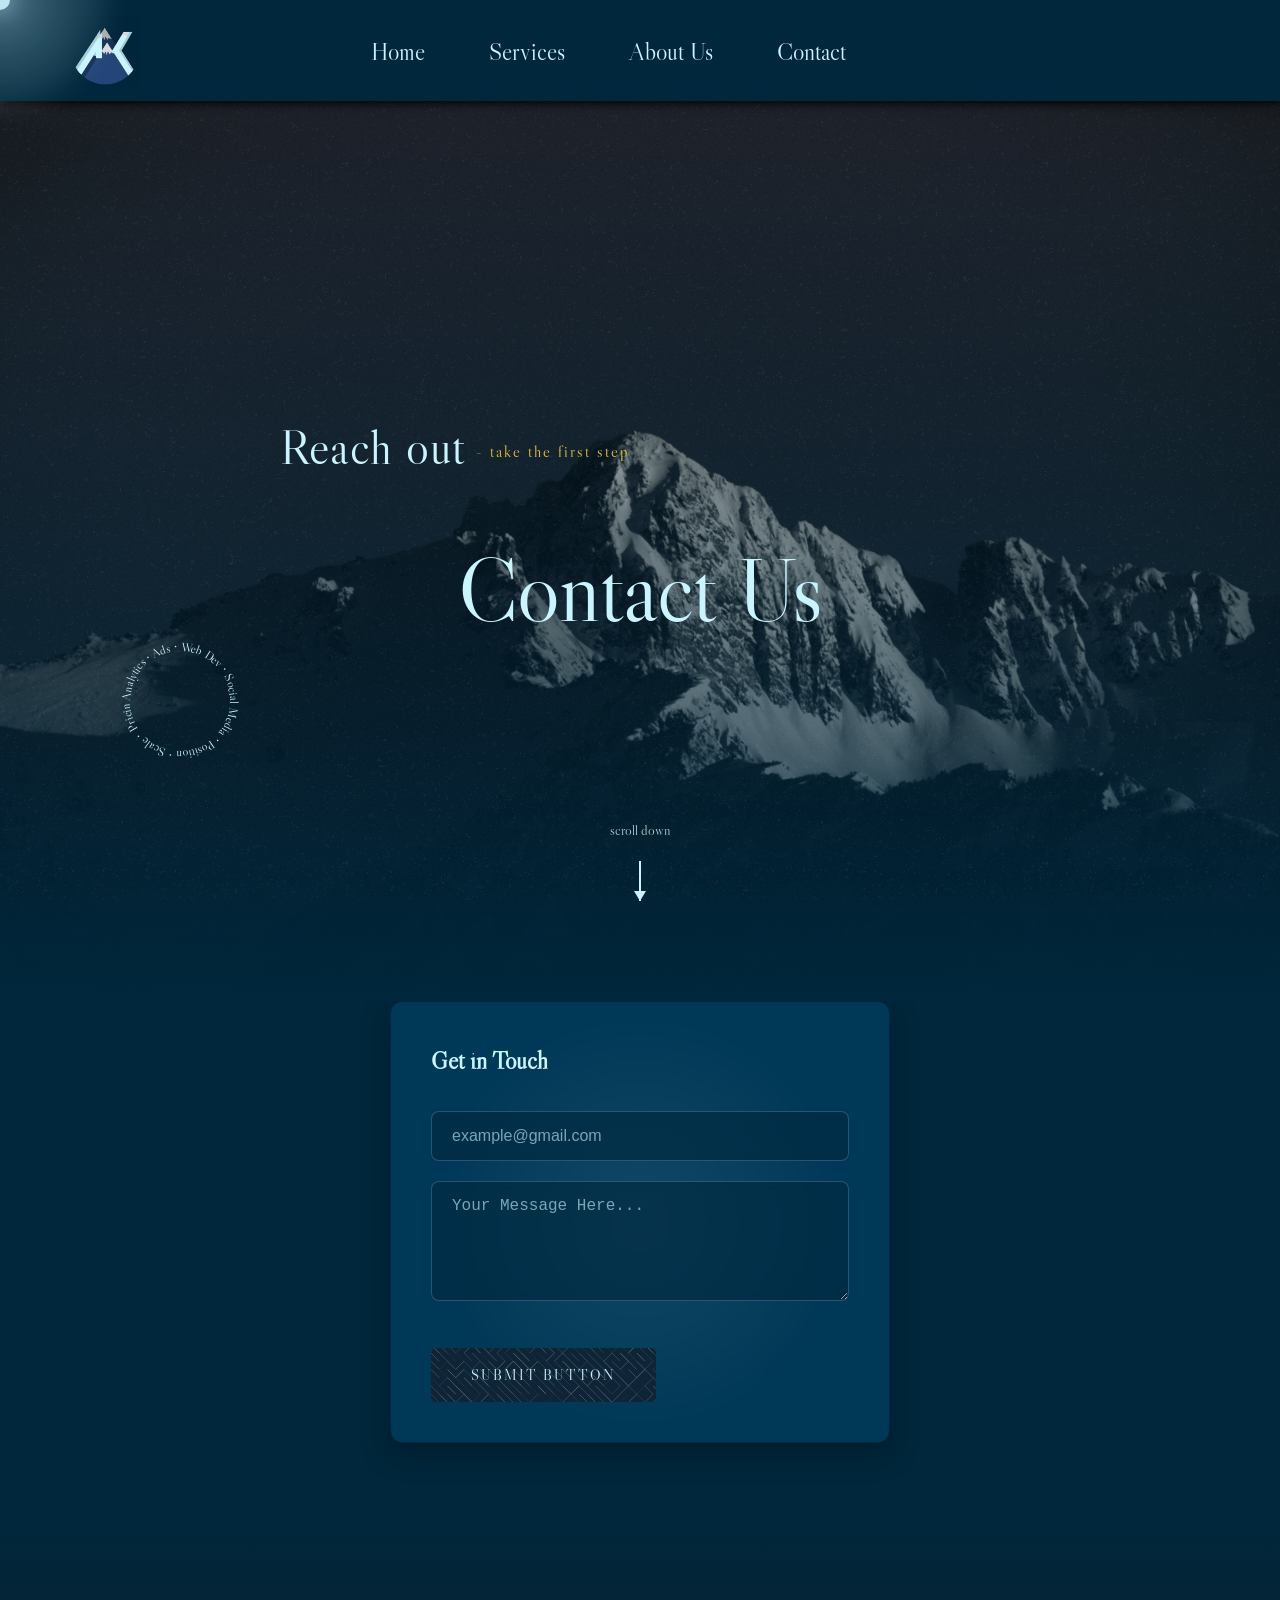
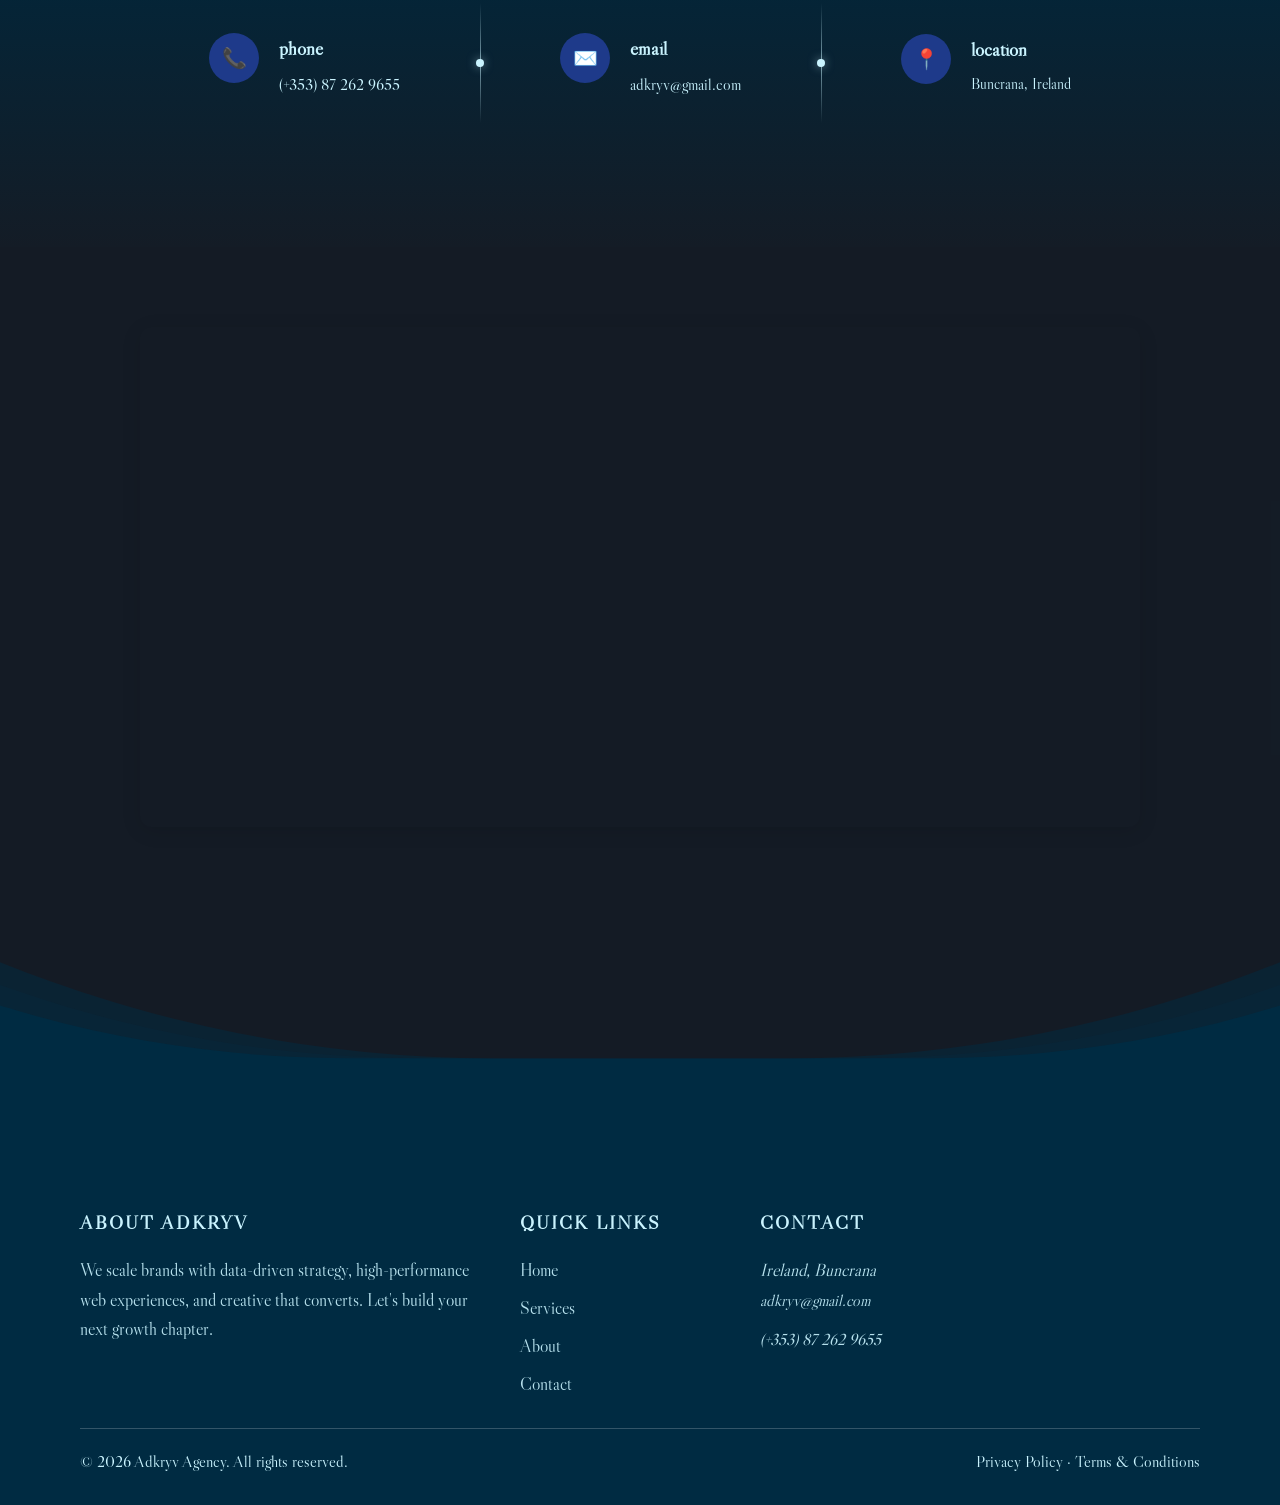
<file: contact.html>
<!DOCTYPE html>
<html lang="en">
<head>
    <meta charset="UTF-8">
    <meta name="viewport" content="width=device-width, initial-scale=1.0">
    
    <!-- Primary Meta Tags -->
    <title>Contact Adkryv Agency | Digital Marketing & Web Development Ireland</title>
    <meta name="title" content="Contact Adkryv Agency | Digital Marketing & Web Development Ireland">
    <meta name="description" content="Get in touch with Adkryv Agency for digital marketing, web development, and social media services in Ireland. Located in Buncrana, Donegal. Call (+353) 87 262 9655 or email adkryv@gmail.com">
    <meta name="keywords" content="contact digital marketing agency, web development Ireland, social media marketing Donegal, Adkryv contact, Buncrana marketing agency, digital services Ireland">
    <meta name="author" content="Adkryv Agency">
    <meta name="robots" content="index, follow">
    <meta name="language" content="English">
    <meta name="revisit-after" content="7 days">
    
    <!-- Open Graph / Facebook -->
    <meta property="og:type" content="website">
    <meta property="og:url" content="https://adkryv.com/contact.html">
    <meta property="og:title" content="Contact Adkryv Agency | Digital Marketing & Web Development Ireland">
    <meta property="og:description" content="Get in touch with Adkryv Agency for digital marketing, web development, and social media services in Ireland. Located in Buncrana, Donegal.">
    <meta property="og:image" content="https://adkryv.com/images/og-contact-image.jpg">
    <meta property="og:site_name" content="Adkryv Agency">
    <meta property="og:locale" content="en_IE">
    
    <!-- Twitter -->
    <meta property="twitter:card" content="summary_large_image">
    <meta property="twitter:url" content="https://adkryv.com/contact.html">
    <meta property="twitter:title" content="Contact Adkryv Agency | Digital Marketing & Web Development Ireland">
    <meta property="twitter:description" content="Get in touch with Adkryv Agency for digital marketing, web development, and social media services in Ireland. Located in Buncrana, Donegal.">
    <meta property="twitter:image" content="https://adkryv.com/images/og-contact-image.jpg">
    <meta property="twitter:creator" content="@adkryv">
    
    <!-- Canonical URL -->
    <link rel="canonical" href="https://adkryv.com/contact.html">
    
    <!-- Favicon -->
    <link rel="icon" type="image/png" href="images/NewLogo.png">
    <link rel="apple-touch-icon" href="images/NewLogo.png">
    
    <!-- Preconnect for performance -->
    <link rel="preconnect" href="https://fonts.googleapis.com">
    <link rel="preconnect" href="https://fonts.gstatic.com" crossorigin>
    <link rel="preconnect" href="https://formspree.io">
    <link rel="preconnect" href="https://www.google.com">
    
    <!-- DNS Prefetch for external resources -->
    <link rel="dns-prefetch" href="//fonts.googleapis.com">
    <link rel="dns-prefetch" href="//formspree.io">
    <link rel="dns-prefetch" href="//www.google.com">
    
    <!-- Fonts -->
    <link href="https://fonts.googleapis.com/css2?family=Libre+Caslon+Display:wght@400&family=Gugi&display=swap" rel="stylesheet">
    
    <!-- Structured Data -->
    <script type="application/ld+json">
    {
        "@context": "https://schema.org",
        "@type": "LocalBusiness",
        "name": "Adkryv Agency",
        "description": "Digital marketing agency specializing in web development, social media marketing, and analytics services in Ireland",
        "url": "https://adkryv.com",
        "logo": "https://adkryv.com/images/logo.png",
        "image": "https://adkryv.com/images/og-contact-image.jpg",
        "telephone": "+353872629655",
        "email": "adkryv@gmail.com",
        "address": {
            "@type": "PostalAddress",
            "streetAddress": "Swilly Road",
            "addressLocality": "Buncrana",
            "addressRegion": "Donegal",
            "addressCountry": "IE"
        },
        "geo": {
            "@type": "GeoCoordinates",
            "latitude": "55.13136726576627",
            "longitude": "-7.463025964474179"
        },
        "openingHours": "Mo-Fr 09:00-17:00",
        "sameAs": [
            "https://www.instagram.com/adkryv/",
            "https://x.com/adkryv",
            "https://www.tiktok.com/@adkryv",
            "https://youtube.com/@adkryv"
        ],
        "serviceArea": {
            "@type": "Country",
            "name": "Ireland"
        },
        "hasOfferCatalog": {
            "@type": "OfferCatalog",
            "name": "Digital Marketing Services",
            "itemListElement": [
                {
                    "@type": "Offer",
                    "itemOffered": {
                        "@type": "Service",
                        "name": "Web Development",
                        "description": "Custom website development and design"
                    }
                },
                {
                    "@type": "Offer",
                    "itemOffered": {
                        "@type": "Service",
                        "name": "Digital Marketing",
                        "description": "Social media marketing and advertising"
                    }
                },
                {
                    "@type": "Offer",
                    "itemOffered": {
                        "@type": "Service",
                        "name": "Analytics",
                        "description": "Data-driven marketing analytics and insights"
                    }
                }
            ]
        }
    }
    </script>
    <style>
        * {
            margin: 0;
            padding: 0;
            box-sizing: border-box;
        }
        html, body {
            overflow-x: hidden;
            overscroll-behavior-x: none;
            touch-action: pan-y;
        }

        body {
            font-family: 'Libre Caslon Display', serif;
            line-height: 1.6;
            color: #333;
            background: #00273C;
            overflow-x: hidden;
        }

        /* Subtle grain/noise overlay at 6% opacity */
        body::before {
            content: '';
            position: fixed;
            top: 0;
            left: 0;
            right: 0;
            bottom: 0;
            pointer-events: none;
            z-index: 2;
            opacity: 0.08;
            background-image: url('images/nnnoise.svg');
            background-position: center;
            background-repeat: repeat;
        }

        /* Header */
        .header {
            position: fixed;
            top: 0;
            left: 0;
            right: 0;
            z-index: 1000;
            display: flex;
            justify-content: center;
            align-items: center;
            padding: 20px 80px;
            transition: all 0.3s ease;
            background: transparent;
            backdrop-filter: blur(0px);
            padding-top: 40px;
            padding-bottom: 40px;
        }

        .header.scrolled {
            background: rgba(0, 39, 60, 0.85);
            backdrop-filter: blur(10px);
            box-shadow: 0 2px 20px rgba(0, 0, 0, 0.1);
        }

        /* Navigation */
        .nav {
            position: absolute;
            left: 50%;
            transform: translateX(-50%);
            z-index: 10;
        }

        .logo {
            position: absolute;
            left: 80px;
            width: 50px;
            height: 50px; 
            border-radius: 50%;
            display: flex;
            align-items: center;
            justify-content: center;
            z-index: 10;
            transition: all 0.3s ease;
        }

        .logo img {
            width: 70px;
            height: 70px;
            object-fit: contain;
        }

        .nav-links {
            display: flex;
            gap: 60px;
            list-style: none;
        }

        .nav-links a {
            color: #CAF4FF;
            text-decoration: none;
            font-size: 18px;
            font-weight: 400;
            transition: opacity 0.3s ease;
        }

        .nav-links a:hover {
            opacity: 0.8;
        }

        /* ========== HERO SECTION ========== */
        .hero-container {
          position: relative;
          width: 100vw;
          height: 100vh;
          background-image: url('images/1000patrick-hendry-7oLAovrsrmE-unsplash.png');
          background-size: cover;
          background-position: center;
          background-repeat: no-repeat;
          display: flex;
          flex-direction: column;
          justify-content: center;
          align-items: center;
          transition: background-image 0.3s ease;
          z-index: 1;
        }

        /* Blur-up technique: Start with low quality, then upgrade */
        .hero-container::before {
          content: '';
          position: absolute;
          top: 0;
          left: 0;
          right: 0;
          bottom: 0;
          background-image: url('images/1000patrick-hendry-7oLAovrsrmE-unsplash.png');
          background-size: cover;
          background-position: center;
          background-repeat: no-repeat;
          filter: blur(3px);
          transform: scale(1.1);
          z-index: 1;
          transition: opacity 0.5s ease;
          background: linear-gradient(
                180deg,
                rgba(0, 39, 60, 0) 0%,
                rgba(0, 39, 60, 0.6) 70%,
                #00273C 100%
            );
        }

        .hero-container.loaded-1980::before {
          background-image: url('images/1980patrick-hendry-7oLAovrsrmE-unsplash.png');
          filter: blur(1px);
          background: linear-gradient(
            180deg,
            rgba(0, 39, 60, 0) 0%,
            rgba(0, 39, 60, 0.6) 70%,
            #00273C 100%
        );
        }

        .hero-container.loaded-3500::before {
          background-image: url('images/3500patrick-hendry-7oLAovrsrmE-unsplash.png');
          filter: blur(0px);
          opacity: 0;
          background: linear-gradient(
            180deg,
            rgba(0, 39, 60, 0) 0%,
            rgba(0, 39, 60, 0.6) 70%,
            #00273C 100%
        );
        }

        .overlay {
          position: absolute;
          top: 0;
          left: 0;
          width: 100%;
          height: 100%;
          background: linear-gradient(
            180deg,
            rgba(0, 39, 60, 0) 0%,
            rgba(0, 39, 60, 0.6) 70%,
            #00273C 100%
          );
          z-index: 2;
        }

        /* Main content */
        .content {
          position: relative;
          text-align: center;
          z-index: 5;
          color: #CAF4FF;
          max-width: 800px;
          width: 100%;
          padding: 0 40px;
        }

        .content-sub {
          display: flex;
          flex-direction: row;
          align-items: center;
          justify-content: space-between;
          width: 100%;
          margin-bottom: 50px;
        }

        .agency-title {
          font-size: 48px;
          font-weight: 400;
          letter-spacing: 1px;
          display: flex;
          flex-direction: row;
          align-items: center;
          justify-content: center;
          gap: 10px;
        }

        .agency-title-sub {
          font-size: 16px;
          font-weight: 400;
          opacity: 0.9;
          letter-spacing: 2px;
          color: #F8CD40;
          margin-top: 8px;
        }

        .main-heading {
          font-size: 90px;
          font-weight: 400;
          line-height: 1.2;
          margin-bottom: 50px;
          letter-spacing: -1px;
        }

        .cta-button {
            background: rgba(202, 244, 255, 0.1);
  color: #CAF4FF;
  padding: 10px 25px;
  font-size: 20px;
  font-family: 'Libre Caslon Display', serif;
  cursor: pointer;
  transition: all 0.3s ease;
  backdrop-filter: blur(10px);
  border-radius: 14px;
  border: none;
  align-self: flex-end;
  text-decoration: none;
  display: inline-block;
        }

        .cta-button:hover {
          background: rgba(202, 244, 255, 0.2);
          transform: translateY(-2px);
        }

        /* CTA alignment row (places button on the right under the heading) */
        .cta-row {
          width: 100%;
          display: flex;
          justify-content: flex-end;
          margin-top: 20px;
        }

        /* Left side circular text */
        .circular-text {
          position: absolute;
          left: 120px;
          top: 60%;
          width: 120px;
          height: 120px;
          z-index: 5;
        }

        .circular-text svg {
          width: 120px;
          height: 120px;
          animation: rotate 20s linear infinite;
        }

        @keyframes rotate {
          from { transform: rotate(0deg); }
          to { transform: rotate(360deg); }
        }

        .circular-text text {
          fill: #CAF4FF;
          font-size: 12px;
          font-family: 'Libre Caslon Display', serif;
        }

        /* Scroll indicator */
        .scroll-indicator {
          position: absolute;
          bottom: 100px;
          left: 50%;
          transform: translateX(-50%);
          z-index: 5;
          text-align: center;
        }
        @media (max-width: 767px) {
            .scroll-indicator {
                display: none;
            }
        }
        .scroll-text {
          color: #CAF4FF;
          font-size: 14px;
          margin-bottom: 20px;
          opacity: 0.8;
        }

        .scroll-arrow {
          width: 2px;
          height: 40px;
          background: #CAF4FF;
          margin: 0 auto;
          position: relative;
          animation: bounce 2s infinite;
        }

        .scroll-arrow::after {
          content: '';
          position: absolute;
          bottom: 0;
          left: 50%;
          transform: translateX(-50%);
          width: 0;
          height: 0;
          border-left: 6px solid transparent;
          border-right: 6px solid transparent;
          border-top: 10px solid #CAF4FF;
        }

        @keyframes bounce {
          0%, 20%, 50%, 80%, 100% { transform: translateY(0); }
          40% { transform: translateY(-10px); }
          60% { transform: translateY(-5px); }
        }

        /* Partner Logos */
        .partner-section {
            padding: 40px 0;
            background: #CAF4FF;
        }

        .partner-container {
            max-width: 1200px;
            margin: 0 auto;
            padding: 0 40px;
            display: flex;
            justify-content: space-around;
            align-items: center;
            gap: 40px;
        }

        .partner-logo {
            display: flex;
            align-items: center;
            gap: 8px;
            color: #ccc;
            font-size: 14px;
            font-weight: 500;
        }

        .partner-icon {
            width: 20px;
            height: 20px;
            background: #f0f0f0;
            border-radius: 50%;
            display: flex;
            align-items: center;
            justify-content: center;
        }

        /* Main Content */
        .main-content {
            padding: 80px 0;
            background: #CAF4FF;
        }

        .content-container {
            max-width: 1200px;
            margin: 0 auto;
            padding: 0 40px;
        }

        /* Contact Form Section */
        .contact-section {
            margin-bottom: 80px;
            display: flex;
            justify-content: center;
            align-items: center;
        }

        /* Initial hidden states for scroll animations */
        .contact-section .contact-form,
        .contact-section .hours-section {
            opacity: 0;
            transform: translateY(30px);
            transition: opacity 0.8s ease, transform 0.8s ease;
        }

        /* Visible state when section is in view */
        .contact-section.revealed .contact-form,
        .contact-section.revealed .hours-section {
            opacity: 1;
            transform: translateY(0);
        }

        /* Staggered animation delays */
        .contact-section.revealed .contact-form { transition-delay: 0.1s; }
        .contact-section.revealed .hours-section { transition-delay: 0.3s; }

        .contact-form {
            background: #003857;
            border: 1px solid #00273C;
            padding: 40px;
            border-radius: 12px;
            box-shadow: 0 10px 30px rgba(0, 0, 0, 0.3);
            position: relative;
            overflow: hidden;
            width: 500px;
        }

        /* Soft radial shine behind form content */
        .contact-form::before {
            content: '';
            position: absolute;
            left: 50%;
            top: 50%;
            width: 400px;
            height: 400px;
            transform: translate(-50%, -50%);
            pointer-events: none;
            background: radial-gradient(circle at center,
                rgba(202, 244, 255, 0.15) 0%,
                rgba(202, 244, 255, 0.08) 35%,
                rgba(202, 244, 255, 0.03) 60%,
                rgba(202, 244, 255, 0) 75%
            );
            filter: blur(20px);
            z-index: 0;
            opacity: 0.6;
        }

        .contact-form > * { position: relative; z-index: 1; }

        .form-title {
            font-size: 1.5rem;
            font-weight: 600;
            color: #CAF4FF;
            margin-bottom: 30px;
        }

        .form-row {
            display: grid;
            grid-template-columns: 1fr 1fr;
            gap: 20px;
            margin-bottom: 20px;
        }

        .form-group {
            margin-bottom: 20px;
        }

        .form-group.full-width {
            grid-column: 1 / -1;
        }

        .form-group input,
        .form-group textarea {
            width: 100%;
            padding: 15px 20px;
            border: 1px solid rgba(202, 244, 255, 0.2);
            border-radius: 8px;
            font-size: 16px;
            background: rgba(0, 39, 60, 0.6);
            color: #CAF4FF;
            transition: all 0.3s ease;
            backdrop-filter: blur(10px);
        }

        .form-group input::placeholder,
        .form-group textarea::placeholder {
            color: rgba(202, 244, 255, 0.6);
        }

        .form-group input:focus,
        .form-group textarea:focus {
            outline: none;
            background: rgba(0, 39, 60, 0.8);
            border-color: rgba(202, 244, 255, 0.5);
            box-shadow: 0 0 0 3px rgba(202, 244, 255, 0.1);
        }

        .form-group textarea {
            resize: vertical;
            min-height: 120px;
        }

        .submit-btn {
            background-image: linear-gradient(rgba(26, 35, 50, 0.55), rgba(26, 35, 50, 0.55)), url('images/ttten.svg');
            background-size: cover;
            background-position: center;
            background-repeat: no-repeat;
            background-color: #00273C;
            color: #CAF4FF;
            padding: 18px 40px;
            border: none;
            font-size: 0.9rem;
            font-family: inherit;
            letter-spacing: 2px;
            text-transform: uppercase;
            cursor: pointer;
            transition: all 0.3s ease;
            margin-top: 20px;
            border-radius: 5px;
        }

        .submit-btn:hover {
            background-image: linear-gradient(rgba(36, 52, 71, 0.75), rgba(36, 52, 71, 0.75)), url('images/ttten.svg');
            transform: translateY(-2px);
            box-shadow: 0 10px 20px rgba(0, 0, 0, 0.2);
        }

        /* Business Hours Section */
        .hours-section {
            background: #003857;
            border: 1px solid #00273C;
            padding: 40px;
            border-radius: 12px;
            box-shadow: 0 10px 30px rgba(0, 0, 0, 0.3);
            position: relative;
            overflow: hidden;
        }

        /* Soft radial shine behind hours content */
        .hours-section::before {
            content: '';
            position: absolute;
            left: 50%;
            top: 50%;
            width: 400px;
            height: 400px;
            transform: translate(-50%, -50%);
            pointer-events: none;
            background: radial-gradient(circle at center,
                rgba(202, 244, 255, 0.15) 0%,
                rgba(202, 244, 255, 0.08) 35%,
                rgba(202, 244, 255, 0.03) 60%,
                rgba(202, 244, 255, 0) 75%
            );
            filter: blur(20px);
            z-index: 0;
            opacity: 0.6;
        }

        .hours-section > * { position: relative; z-index: 1; }

        .hours-title {
            font-size: 1.5rem;
            font-weight: 600;
            color: #CAF4FF;
            margin-bottom: 25px;
            text-align: center;
        }

        .hours-list {
            display: flex;
            flex-direction: column;
            gap: 15px;
        }

        .hours-item {
            display: flex;
            justify-content: space-between;
            align-items: center;
            padding: 15px 20px;
            background: rgba(0, 39, 60, 0.6);
            border: 1px solid rgba(202, 244, 255, 0.2);
            border-radius: 8px;
            transition: all 0.3s ease;
            backdrop-filter: blur(10px);
        }

        .hours-item:hover {
            transform: translateY(-2px);
            background: rgba(0, 39, 60, 0.8);
            border-color: rgba(202, 244, 255, 0.4);
            box-shadow: 0 8px 25px rgba(0, 0, 0, 0.2);
        }

        .day {
            font-weight: 600;
            color: #CAF4FF;
            font-size: 1rem;
        }

        .time {
            color: rgba(202, 244, 255, 0.8);
            font-weight: 500;
            font-size: 0.95rem;
        }

        .contact-details {
            width: 100vw;
            margin-left: calc(50% - 50vw);
            padding: 80px 0 120px;
            margin-top: 20px;
            position: relative;
            background-image: linear-gradient(180deg, rgba(20, 28, 38, 0) 0%, #141C26 100%);
        }

        /* Initial hidden states for contact details */
        .contact-details .contact-card {
            opacity: 0;
            transform: translateY(30px);
            transition: opacity 0.8s ease, transform 0.8s ease;
        }

        /* Visible state when section is in view */
        .contact-details.revealed .contact-card {
            opacity: 1;
            transform: translateY(0);
        }

        /* Staggered animation delays for contact cards */
        .contact-details.revealed .contact-card:nth-child(1) { transition-delay: 0.1s; }
        .contact-details.revealed .contact-card:nth-child(3) { transition-delay: 0.2s; }
        .contact-details.revealed .contact-card:nth-child(5) { transition-delay: 0.3s; }

        .contact-details-container {
            display: flex;
            flex-direction: row;
            align-items: center;
            justify-content: center;
            gap: 30px;
            max-width: 1200px;
            margin: 0 auto;
            padding: 0 20px;
        }

        .contact-card { 
            border-radius: 12px;
            padding: 30px;
            display: flex;
            align-items: flex-start;
            gap: 20px;
            transition: all 0.3s ease;
            position: relative;
            overflow: hidden;
        }

        .contact-card:hover {
            transform: translateY(-2px);
            transform: scale(1.07);
        }

        .contact-card:hover::after {
            transform: translateX(30%);
            opacity: 0.75;
        }

        .contact-card > * { position: relative; z-index: 1; }

        .contact-icon {
            width: 50px;
            height: 50px;
            background: #1e3a8a;
            border-radius: 50%;
            display: flex;
            align-items: center;
            justify-content: center;
            flex-shrink: 0;
            font-size: 20px;
        }

        .contact-content h3 {
            font-size: 1.2rem;
            font-weight: 600;
            color: #CAF4FF;
            margin-bottom: 8px;
            text-transform: lowercase;
        }

        .contact-content p {
            font-size: 0.95rem;
            color: #CAF4FF;
            line-height: 1.5;
        }

        /* Map Section */
        .map-section {
            margin-bottom: 80px;
            position: relative;
            z-index: 10;
        }

        /* Initial hidden states for map section */
        .map-section .map-container {
            opacity: 0;
            transform: translateY(30px);
            transition: opacity 0.8s ease, transform 0.8s ease;
        }

        /* Visible state when section is in view */
        .map-section.revealed .map-container {
            opacity: 1;
            transform: translateY(0);
        }

        .map-container {
            position: relative;
            height: 500px;
            width: 1000px;
            border-radius: 12px;
            overflow: hidden;
            box-shadow: 0 4px 20px rgba(0, 0, 0, 0.1);
            z-index: 10;
        }

        .map-embed {
            width: 100%;
            height: 100%;
            border: none;
        }

        .map-overlay {
            position: absolute;
            top: 20px;
            left: 20px;
            background:  #CAF4FF;
            padding: 20px;
            border-radius: 8px;
            box-shadow: 0 4px 15px rgba(0, 0, 0, 0.1);
            max-width: 300px;
        }

        .map-title {
            font-size: 1.1rem;
            font-weight: 600;
            color: #333;
            margin-bottom: 8px;
        }

        .map-address {
            color: #666;
            font-size: 0.9rem;
            margin-bottom: 8px;
        }

        .map-rating {
            display: flex;
            align-items: center;
            gap: 5px;
            margin-bottom: 10px;
        }

        .stars {
            color: #ffd700;
        }

        .rating-text {
            color: #666;
            font-size: 0.9rem;
        }

        .map-link {
            color: #0066cc;
            text-decoration: none;
            font-size: 0.9rem;
            font-weight: 500;
        }

        .map-link:hover {
            text-decoration: underline;
        }



        /* ========== FOOTER ========== */
        .site-footer {
            background: #002b42;
            color: #fff;
            position: relative;
        }
        .footer-container {
            max-width: 1200px;
            margin: 0 auto;
            padding: 60px 40px 30px 40px;
        }
        .footer-grid {
            display: grid;
            grid-template-columns: 2fr 1fr 1fr 1fr;
            gap: 40px;
        }
        .footer-title {
            color: #CAF4FF;
            font-size: 1.2rem;
            letter-spacing: 2px;
            text-transform: uppercase;
            margin-bottom: 18px;
        }
        .footer-text {
            font-size: 1.1rem;
            line-height: 1.7;
            opacity: 0.9;
            color: #CAF4FF;
        }
        .footer-links {
            list-style: none;
            padding: 0;
            margin: 0;
            display: grid;
            gap: 10px;
        }
        .footer-links a {
            color: #CAF4FF;
            text-decoration: none;
            font-size: 1.1rem;
            opacity: 0.9;
            transition: opacity 0.2s ease;
        }
        .footer-links a:hover { opacity: 1; }

        .newsletter-form {
            display: grid;
            grid-template-columns: 1fr auto;
            gap: 10px;
            margin-top: 10px;
        }
        .newsletter-input {
            background: rgba(255,255,255,0.8);
            border: 1px solid rgba(0,0,0,0.2);
            color: #CAF4FF;
            padding: 12px 14px;
            font-family: inherit;
            outline: none;
        }
        .newsletter-btn {
            background: #141C26;
            color: #CAF4FF;
            border: none;
            padding: 12px 16px;
            letter-spacing: 1px;
            cursor: pointer;
        }
        .footer-bottom {
            border-top: 1px solid rgba(255, 255, 255, 0.2);
            margin-top: 30px;
            padding-top: 20px;
            display: flex;
            align-items: center;
            justify-content: space-between;
            font-size: 1rem; 
            color: #CAF4FF;
        }


        /* Social links */
        .social-links { display: flex; gap: 20px; margin-top: 40px; }
        .social-link { width: 45px; height: 45px; background: #dc2626; display: flex; align-items: center; justify-content: center; text-decoration: none; transition: all 0.3s ease; }
        .social-link:hover { transform: translateY(-3px); box-shadow: 0 10px 20px rgba(220, 38, 38, 0.3); }
        .social-link.instagram { background: linear-gradient(45deg, #405de6, #5851db, #833ab4, #c13584, #e1306c, #fd1d1d); }
        .social-link.x { background: #000000; }
        .social-link.tiktok { background: #000000; }
        @keyframes tiktokGradient {
            0% { background-position: 0% 50%; }
            50% { background-position: 100% 50%; }
            100% { background-position: 0% 50%; }
        }
        .social-link svg { width: 30px; height: 30px; fill: white; }

      
         /* ========== WAVE ANIMATION ========== */
        .map-section {
            position: relative;
            width: 100%;
            min-height: 100vh;
            overflow: hidden;
            display: flex;
            flex-direction: column;
            justify-content: flex-start;
            align-items: center;
            padding: 80px 0; 
            margin: 0;
            /* Top-to-bottom gradient using #00273C */
            background-image: linear-gradient(180deg, rgba(0, 39, 60, 0) 0%, #00273C 100%);
        }
        
        .map-section .wave {
            position: absolute;
            left: 0;
            width: 100%;
            height: 100%;
            background: #002b42;
            /* box-shadow: inset 0 0 50px rgba(0, 0, 0, 0.5); */
            transition: 0.5s;
            z-index: 1;
        }
        
        .map-section .wave span {
            content: "";
            position: absolute;
            width: 325vh;
            height: 325vh;
            top: 0;
            left: 50%;
            transform: translate(-50%, -75%);
            background: #000;
        }
        
        .map-section .container {
            position: relative;
            z-index: 10;
        }
        
        .map-section .wave span:nth-child(1) {
            border-radius: 45%;
            background: rgba(20, 28, 38, 1);
            animation: animate 20s linear infinite;
        }

        .map-section .wave span:nth-child(2) {
            border-radius: 40%;
            background: rgba(20, 28, 38, 0.4);
            animation: animate 30s linear infinite;
        }
        
        .map-section .wave span:nth-child(3) {
            border-radius: 42.5%;
            background: rgba(20, 28, 38, 0.2);
            animation: animate 40s linear infinite;
        }
        @keyframes animate {
            0% {
                transform: translate(-50%, -75%) rotate(0deg);
            }
            100% {
                transform: translate(-50%, -75%) rotate(360deg);
            }
        }


                /* Mechanical Divider Styles */
                .mech-divider {
            position: relative;
            width: 40px;
            height: 120px;
            display: flex;
            align-items: center;
            justify-content: center;
            align-self: stretch;
        }

        .mech-divider .shine {
            position: absolute;
            width: 1px;
            height: 100%;
            background: linear-gradient(180deg, transparent, #CAF4FF, transparent);
            opacity: 0.6;
        }

        .mech-divider .node {
            width: 8px;
            height: 8px;
            background: #CAF4FF;
            border-radius: 50%;
            box-shadow: 0 0 10px rgba(202, 244, 255, 0.5);
            z-index: 1;
        }

        /* ========== ACCESSIBILITY ========== */
        .sr-only {
            position: absolute;
            width: 1px;
            height: 1px;
            padding: 0;
            margin: -1px;
            overflow: hidden;
            clip: rect(0, 0, 0, 0);
            white-space: nowrap;
            border: 0;
        }

        /* Focus styles for better accessibility */
        a:focus,
        button:focus,
        input:focus,
        textarea:focus {
            outline: 2px solid #CAF4FF;
            outline-offset: 2px;
        }

        /* ========== RESPONSIVE DESIGN ========== */
        
        /* Laptop/Desktop (1024px and up) */
        @media (min-width: 1024px) {
            .nav-links {
                gap: 60px;
            }
            
            .nav-links a {
                font-size: 18px;
            }
            
            .agency-title {
                font-size: 48px;
            }
            
            .main-heading {
                font-size: 90px;
            }
            
            .content {
                max-width: 800px;
                padding: 0 40px;
            }
            
            .contact-details-container {
                flex-direction: row;
                gap: 30px;
            }
            
            .map-container {
                width: 1000px;
                height: 500px;
            }
        }

        /* Tablet (768px to 1023px) */
        @media (max-width: 1023px) and (min-width: 768px) {
            .header {
                padding: 20px 40px;
            }
            
            .logo {
                left: 40px;
            }
            
            .nav-links {
                gap: 40px;
            }
            
            .nav-links a {
                font-size: 16px;
            }
            
            .agency-title {
                font-size: 36px;
            }
            
            .agency-title-sub {
                font-size: 14px;
            }
            
            .main-heading {
                font-size: 64px;
            }
            
            .content {
                max-width: 600px;
                padding: 0 30px;
            }
            
            .contact-details-container {
                flex-direction: row;
                gap: 20px;
            }
            
            .contact-card {
                padding: 25px;
            }
            
            .map-container {
                width: 90vw;
                max-width: 800px;
                height: 400px;
            }
            
            .footer-grid {
                grid-template-columns: 2fr 1fr 1fr 1fr;
            }
            
            .contact-form {
                width: 80vw;
                max-width: 500px;
                padding: 35px 30px;
            }
            
            .form-title {
                font-size: 1.4rem;
            }
            
            .submit-btn {
                padding: 16px 35px;
            }
        }

        @media (max-width: 768px) {
            header{
                display: flex;
                justify-content: flex-end !important; 
            }
        }


        /* Mobile (up to 767px) */
        @media (max-width: 767px) {
            .header {
                padding: 15px 20px;
                padding-top: 30px;
                padding-bottom: 30px;
            }
            
            .logo {
                left: 20px;
                width: 35px;
                height: 35px;
            }
            
            .logo img { width: 70px; height: 70px; }
            
            .nav-links {
                gap: 25px;
            }
            
            .nav-links a {
                font-size: 14px;
            }
            
            .agency-title {
                font-size: 28px;
                flex-direction: column;
                gap: 8px;
            }
            
            .agency-title-sub {
                font-size: 16px;
                margin-top: 0;
            }
            
            .main-heading {
                font-size: 62px;
                margin-bottom: 30px;
            }
            
            .content {
                max-width: 100%;
                padding: 0 20px;
            }
            
            .content-sub {
                margin-bottom: 30px;
                justify-content: center;
            }

            .agency-title {
                font-size: 30px;
            }
            
            /* Hide circular text on mobile */
            .circular-text {
                display: none;
            }
            
            /* Hide mechanical dividers on mobile */
            .mech-divider {
                display: none;
            }
            
            .contact-details {
                padding: 60px 0 80px;
            }
            
            .contact-details-container {
                flex-direction: column;
                gap: 20px;
                padding: 0 15px;
                justify-content: center;
                align-items: center;
                text-align: center;
            }
            
            .contact-card {
                padding: 20px;
                width: 100%;
                flex-direction: column;
                align-items: center;
                text-align: center;
            }
            
            .contact-icon {
                width: 40px;
                height: 40px;
                font-size: 16px;
                margin-bottom: 15px;
            }
            
            .contact-content h3 {
                font-size: 1rem;
                text-align: center;
            }
            
            .contact-content p {
                font-size: 0.9rem;
                text-align: center;
            }
            
            .map-container {
                display: none;
            }
            
            .footer-container {
                padding: 40px 20px 20px 20px;
                text-align: center;
            }
            
            .footer-grid {
                grid-template-columns: 1fr;
                gap: 30px;
                text-align: center;
            }
            
            .footer-bottom {
                flex-direction: column;
                gap: 10px;
                text-align: center;
            }
            
            .social-links {
                justify-content: center;
                margin-top: 20px;
            }
            
            .footer-title {
                text-align: center;
            }
            
            .footer-text {
                text-align: center;
            }
            
            .footer-links {
                text-align: center;
            }
            
            .contact-form {
                width: 90vw;
                max-width: 400px;
                padding: 30px 25px;
            }
            
            .form-title {
                font-size: 1.3rem;
                margin-bottom: 25px;
            }
            
            .form-group input,
            .form-group textarea {
                padding: 12px 16px;
                font-size: 14px;
            }
            
            .submit-btn {
                padding: 15px 30px;
                font-size: 0.8rem;
                width: 100%;
            }
            
            .hours-section {
                padding: 30px 25px;
            }
            
            .hours-title {
                font-size: 1.3rem;
            }

            .hero-container {
                height: 70vh;
            }
        }

        /* Small Mobile (up to 480px) */
        @media (max-width: 480px) {
            .header {
                padding: 10px 15px;
                padding-top: 25px;
                padding-bottom: 25px;
            }
            
            .logo {
                left: 15px;
                width: 30px;
                height: 30px;
            }
            
            .logo img { width: 70px; height: 70px; }
            
            .nav-links {
                gap: 20px;
            }
            
            .nav-links a {
                font-size: 13px;
            }
            
            /* .agency-title {
                font-size: 24px;
            } */
  
            
            .content {
                padding: 0 15px;
            }
            
            .contact-details-container {
                padding: 0 10px;
            }
            
            .contact-card {
                padding: 15px;
            }
            
            .map-container {
                width: 98vw;
                height: 250px;
            }
            
            .footer-container {
                padding: 30px 15px 15px 15px;
            }
            
            .contact-form {
                width: 95vw;
                padding: 25px 20px;
            }
            
            .form-title {
                font-size: 1.2rem;
                margin-bottom: 20px;
            }
            
            .form-group input,
            .form-group textarea {
                padding: 10px 14px;
                font-size: 13px;
            }
            
            .submit-btn {
                padding: 12px 25px;
                font-size: 0.75rem;
            }
            
            .hours-section {
                padding: 25px 20px;
            }
            
            .hours-title {
                font-size: 1.2rem;
            }
        }
        
        /* Mobile Navigation */
        .mobile-nav {
            display: none;
            position: fixed;
            top: 0;
            left: 0;
            right: 0;
            bottom: 0;
            background: rgba(0, 39, 60, 0.95);
            backdrop-filter: blur(20px);
            z-index: 999;
            opacity: 0;
            visibility: hidden;
            transition: all 0.3s ease;
        }

        .mobile-nav.active {
            opacity: 1;
            visibility: visible;
        }

        .mobile-nav-content {
            position: absolute;
            top: 50%;
            left: 50%;
            transform: translate(-50%, -50%);
            text-align: center;
            width: 100%;
            padding: 0 40px;
        }

        .mobile-nav-links {
            list-style: none;
            display: flex;
            flex-direction: column;
            gap: 40px;
        }

        .mobile-nav-links a {
            color: #CAF4FF;
            text-decoration: none;
            font-size: 32px;
            font-weight: 400;
            transition: all 0.3s ease;
            display: block;
            padding: 15px 0;
        }

        .mobile-nav-links a:hover {
            color: #F8CD40;
            transform: translateY(-2px);
        }

        /* Mobile Logo */
        .mobile-logo {
            position: absolute;
            top: 40px;
            left: 50%;
            transform: translateX(-50%);
            width: 60px;
            height: 60px;
            border: 2px solid #CAF4FF;
            border-radius: 50%;
            display: flex;
            align-items: center;
            justify-content: center;
            z-index: 1000;
        }

        .mobile-logo img { width: 70px; height: 70px; object-fit: contain; }


        /* Mobile Navigation header */

.header-logo {
    position: absolute;
    left: 20px;
    width: 100px;
    cursor: pointer;
}

li, a, button{
    font-family: "Libre Caslon Display", sans-serif;
    font-size: 16px;
    color: #CAF4FF;
    text-decoration: none;
    
}
header{
    background-color: #00273C;
    display: flex;
    justify-content: center;
    align-items: center;
    box-shadow: 2px 2px 10px black;
    position: relative;
    z-index: 1000;
}
header:hover{
    box-shadow: 2px 2px 25px black;
    transition: 0.5s;
}
.header-sticky{
    position: fixed;
    top: 0;
    left: 0;
    right: 0;
    width: 100%;
    z-index: 1000;
}
.header-navlinks li{
    display: inline-block;
    margin: 30px;
    align-items: center;
}
.header-navlinks li a:hover{
    color: #F8CD40;
    text-shadow: 1px 1px 5px black;
}

.header-button{
    width: 100%;
    padding: 12px;
    background-color: #141C26;
    border-radius: 50px;
    outline: none;
    cursor: pointer;
    transition: all 0.5s, ease 0s;
    border: none;
    z-index: 999;
}
.header-button:hover{
    background-color: #141C26;
    box-shadow: 1px 1px 5px black;
}
.header-sidebar{
    position: fixed;
    top: 0;
    right: 0;
    height: 100vh;
    width: 300px;
    z-index: 999;
    background-color: transparent;
    backdrop-filter: blur(10px);
    box-shadow: -3px 0 10px black;
    display: none;
    justify-content: flex-start;
    list-style: none;
    flex-direction: column;
    transition: transform 0.3s ease;
    transform: translateX(100%);
}
.header-sidebar li{
    width: 100%;
    margin: 25px;
    text-shadow: 1px 1px 2px black;
    
}
.header-sidebar img{
    position: absolute;
    bottom: 20px;
    width: 100%;
    height: 120px;
}

.close-btn {
    background: none;
    border: none;
    color: #CAF4FF;
    font-size: 4.5rem;
    font-weight: bold;
    cursor: pointer;
    padding: 10px;
    margin: 10px;
    border-radius: 50%;
    width: 50px;
    height: 50px;
    display: flex;
    align-items: center;
    justify-content: center;
    transition: all 0.3s ease;
    position: absolute;
    top: 10px;
    right: 10px;
}

.close-btn:hover {
    background-color: rgba(255, 255, 255, 0.1);
    transform: scale(1.1);
}

.header-items a{
  font-size: 1.5rem;
}
nav .header-sidebar ion-icon{
    font-size: 2em;
    position: absolute;
    top: 35px;
    right: 20px;
}

@media only screen and (min-width: 767px){
    .header-navlinks ion-icon{
        display: none;
    }
}
@media only screen and (max-width: 767px){  
    .header-navlinks .header-items{
        display: none;
    }
}

  @media only screen and (min-width: 767px){
    .header-button {
        display: none;
    }
}

    </style>
</head>
<body>

    <header role="banner">
        <div class="logo" aria-label="Adkryv Agency Logo">
            <img src="images/NewLogo.png" alt="Adkryv logo">
          </div>
        <nav role="navigation" aria-label="Main navigation">
            <ul class="header-navlinks">
                <li class="header-items"><a href="/" aria-label="Go to Home page">Home</a></li>
                <li class="header-items"><a href="/services" aria-label="View our Services">Services</a></li>
                <li class="header-items"><a href="/about" aria-label="Learn About Us">About Us</a></li>
                <li class="header-items"><a href="/contact" aria-label="Contact us" aria-current="page">Contact</a></li>
                <li onclick="showSidebar()"><a href="#"><button aria-label="Open mobile menu" class="header-button">☰</button></a></li> 
            </ul>
            <ul class="header-sidebar" role="navigation" aria-label="Mobile navigation">
                <li><a href="#"><ion-icon name="close-outline" aria-hidden="true"></ion-icon></a></li>
                <li><a href="/" aria-label="Go to Home page">Home</a></li>
                <li><a href="/services" aria-label="View our Services">Services</a></li>
                <li><a href="/about" aria-label="Learn About Us">About Us</a></li>
                <li><a href="/contact" aria-label="Contact us" aria-current="page">Contact</a></li>
                <button class="close-btn" onclick="closeSidebar()" aria-label="Close mobile menu">×</button>
            </ul>
        </nav>
    </header>


    <!-- Hero Container -->
    <main id="main-content" class="hero-container" role="main">
      <div class="overlay" aria-hidden="true"></div>

      <!-- Main Content -->
      <div class="content">
        <div class="content-sub">
          <h1 class="agency-title">
            Reach out 
            <span class="agency-title-sub">- take the first step</span>
          </h1>
        </div>
        <h2 class="main-heading">Contact Us</h2>

      </div>
      

        <!-- Circular Text -->
        <div class="circular-text" aria-hidden="true">
            <svg>
            <defs>
                <path id="circle" d="M 60, 60 m -50, 0 a 50,50 0 1,1 100,0 a 50,50 0 1,1 -100,0"/>
            </defs>
            <text>
                <textPath href="#circle">
                Analytics • Ads • Web Dev • Social Media • Position • Scale • Pricing • 
                </textPath>
            </text>
            </svg>
        </div>
     
      <!-- Scroll Indicator -->
      <div class="scroll-indicator" aria-label="Scroll down to see more content">
        <div class="scroll-text">scroll down</div>
        <div class="scroll-arrow" aria-hidden="true"></div>
      </div>
    </main>


        <div class="content-container">
            <!-- Contact Form Section -->
            <section class="contact-section" aria-labelledby="contact-form-heading">
                <div class="contact-form">
                    <h2 id="contact-form-heading" class="form-title">Get in Touch</h2>
                    <form action="https://formspree.io/f/mwpnnjag" method="POST" role="form" aria-label="Contact form">
                        <div class="form-group full-width">
                            <label for="email" class="sr-only">Email Address</label>
                            <input type="email" id="email" name="email" placeholder="example@gmail.com" required aria-label="Your email address" aria-describedby="email-help">
                            <div id="email-help" class="sr-only">Please enter a valid email address</div>
                        </div>
                        <div class="form-group full-width">
                            <label for="message" class="sr-only">Message</label>
                            <textarea id="message" name="message" placeholder="Your Message Here..." required aria-label="Your message" aria-describedby="message-help"></textarea>
                            <div id="message-help" class="sr-only">Please enter your message</div>
                        </div>
                    
                        <!-- Honeypot Spam Protection -->
                        <input type="checkbox" name="botcheck" class="hidden" style="display: none;" tabindex="-1" aria-hidden="true">

                        <button type="submit" class="submit-btn" aria-label="Submit your message">Submit Button</button>
                    </form>
                </div>
            </section>
        </div>
            <!-- Contact Details -->
            <section class="contact-details" aria-labelledby="contact-details-heading">
                <h2 id="contact-details-heading" class="sr-only">Contact Information</h2>
                <div class="contact-details-container">
                    <article class="contact-card">
                        <div class="contact-icon" aria-hidden="true">📞</div>
                        <div class="contact-content">
                            <h3>Phone</h3>
                            <p><a href="tel:+353872629655" aria-label="Call us at +353 87 262 9655">(+353) 87 262 9655</a></p>
                        </div>
                    </article>

                    <!-- Simple Mechanical Divider -->
                    <div class="mech-divider" aria-hidden="true">
                        <div class="shine"></div>
                        <div class="node"></div>
                    </div>

                    <article class="contact-card">
                        <div class="contact-icon" aria-hidden="true">✉️</div>
                        <div class="contact-content">
                            <h3>Email</h3>
                            <p><a href="mailto:adkryv@gmail.com" aria-label="Send us an email at adkryv@gmail.com">adkryv@gmail.com</a></p>
                        </div>
                    </article>

                    <!-- Simple Mechanical Divider -->
                    <div class="mech-divider" aria-hidden="true">
                        <div class="shine"></div>
                        <div class="node"></div>
                    </div>

                    <article class="contact-card">
                        <div class="contact-icon" aria-hidden="true">📍</div>
                        <div class="contact-content">
                            <h3>Location</h3>
                            <p>Buncrana, Ireland</p>
                        </div>
                    </article>
                </div>
            </section>

    <!-- Map Section -->
    <section class="map-section" aria-labelledby="map-heading">
        <h2 id="map-heading" class="sr-only">Our Location Map</h2>
        <div class="map-container">
            <iframe style="filter: invert(90%) hue-rotate(180deg)"
            class="map-embed"
            src="https://www.google.com/maps/embed?pb=!1m18!1m12!1m3!1d9123.86523687908!2d-7.463025964474179!3d55.13136726576627!2m3!1f0!2f0!3f0!3m2!1i1024!2i768!4f13.1!3m3!1m2!1s0x485ffb9ef969bd75%3A0xa00c7a997317d60!2zQnVuY3JhbmEsIENvLiBEb25lZ8SBbGUsIMSqcmlqYQ!5e0!3m2!1slv!2slv!4v1756835589850!5m2!1slv!2slv" 
            width="600" 
            height="450" 
            style="border:0;" 
            allowfullscreen="" 
            loading="lazy" 
            referrerpolicy="no-referrer-when-downgrade"
            title="Adkryv Agency Location - Buncrana, Donegal, Ireland"
            aria-label="Interactive map showing Adkryv Agency location in Buncrana, Donegal, Ireland">
            </iframe>
        </div>    
        
        <!-- Wave Animation -->
        <div class="wave" aria-hidden="true">
            <span></span>
            <span></span>
            <span></span>
        </div>
    </section>
        
    <!-- Footer -->
    <footer class="site-footer" role="contentinfo">
        <div class="footer-container">
            <div class="footer-grid">
                <div>
                    <h3 class="footer-title">About Adkryv</h3>
                    <p class="footer-text">We scale brands with data-driven strategy, high-performance web experiences, and creative that converts. Let's build your next growth chapter.</p>
                </div>
                <div>
                    <h3 class="footer-title">Quick Links</h3>
                    <nav aria-label="Footer navigation">
                        <ul class="footer-links">
                            <li><a href="/" aria-label="Go to Home page">Home</a></li>
                            <li><a href="/services" aria-label="View our Services">Services</a></li>
                            <li><a href="/about" aria-label="Learn About Us">About</a></li>
                            <li><a href="/contact" aria-label="Contact us" aria-current="page">Contact</a></li>
                        </ul>
                    </nav>
                </div>
                <div>
                    <h3 class="footer-title">Contact</h3>
                    <address class="footer-text">
                        <div>Ireland, Buncrana</div>
                        <div><a href="mailto:adkryv@gmail.com" aria-label="Send us an email">adkryv@gmail.com</a></div>
                        <div style="margin-top:10px;"><a href="tel:+353872629655" aria-label="Call us">(+353) 87 262 9655</a></div>
                    </address>
                </div>
                <!-- <div>
                    <h3 class="footer-title">Follow</h3>
                    <nav aria-label="Social media links">
                        <div class="social-links">
                            <a href="https://youtube.com/@adkryv?si=DJmu91hqQ9i8ige2" class="social-link youtube" aria-label="Follow us on YouTube" target="_blank" rel="noopener noreferrer">
                                <svg viewBox="0 0 24 24" aria-hidden="true"><path d="M23.498 6.186a3.016 3.016 0 0 0-2.122-2.136C19.505 3.545 12 3.545 12 3.545s-7.505 0-9.377.505A3.017 3.017 0 0 0 .502 6.186C0 8.07 0 12 0 12s0 3.93.502 5.814a3.016 3.016 0 0 0 2.122 2.136c1.871.505 9.376.505 9.376.505s7.505 0 9.377-.505a3.015 3.015 0 0 0 2.122-2.136C24 15.93 24 12 24 12s0-3.93-.502-5.814zM9.545 15.568V8.432L15.818 12l-6.273 3.568z"/></svg>
                            </a>
                            <a href="https://www.instagram.com/adkryv/profilecard/?igsh=MTIzMmlwMWZ6c3cxYg==" class="social-link instagram" aria-label="Follow us on Instagram" target="_blank" rel="noopener noreferrer">
                                <svg viewBox="0 0 24 24" aria-hidden="true"><path d="M12 2.163c3.204 0 3.584.012 4.85.07 3.252.148 4.771 1.691 4.919 4.919.058 1.265.069 1.645.069 4.849 0 3.205-.012 3.584-.069 4.849-.149 3.225-1.664 4.771-4.919 4.919-1.266.058-1.644.07-4.85.07-3.204 0-3.584-.012-4.849-.07-3.26-.149-4.771-1.699-4.919-4.92-.058-1.265-.07-1.644-.07-4.849 0-3.204.013-3.583.07-4.849.149-3.227 1.664-4.771 4.919-4.919 1.266-.057 1.645-.069 4.849-.069zm0-2.163c-3.259 0-3.667.014-4.947.072-4.358.2-6.78 2.618-6.98 6.98-.059 1.281-.073 1.689-.073 4.948 0 3.259.014 3.668.072 4.948.2 4.358 2.618 6.78 6.98 6.98 1.281.058 1.689.072 4.948.072 3.259 0 3.668-.014 4.948-.072 4.354-.2 6.782-2.617-6.979-6.98.059-1.28.073-1.689.073-4.948 0-3.259-.014-3.667-.072-4.947-.196-4.354-2.617-6.78-6.979-6.98-1.281-.059-1.69-.073-4.949-.073zm0 5.838c-3.403 0-6.162 2.759-6.162 6.162s2.759 6.163 6.162 6.163 6.162-2.759 6.162-6.163c0-3.403-2.759-6.162-6.162-6.162zm0 10.162c-2.209 0-4-1.79-4-4 0-2.209 1.791-4 4-4s4 1.791 4 4c0 2.21-1.791 4-4 4zm6.406-11.845c-.796 0-1.441.645-1.441 1.44s.645 1.44 1.441 1.44c.795 0 1.439-.645 1.439-1.44s-.644-1.44-1.439-1.44z"/></svg>
                            </a>
                            <a href="https://x.com/adkryv?s=21" class="social-link x" aria-label="Follow us on X (Twitter)" target="_blank" rel="noopener noreferrer">
                                <svg xmlns="http://www.w3.org/2000/svg" viewBox="0 0 24 24" version="1.1" aria-hidden="true"> <path d="M18.244 2.25h3.308l-7.227 8.26 8.502 11.24H16.17l-5.214-6.817L4.99 21.75H1.68l7.73-8.835L1.254 2.25H8.08l4.713 6.231zm-1.161 17.52h1.833L7.084 4.126H5.117z"/> </svg>
                            </a>
                            <a href="https://www.tiktok.com/@adkryv?_t=ZN-8zTuKQGuf1q&_r=1" class="social-link tiktok" aria-label="Follow us on TikTok" target="_blank" rel="noopener noreferrer">
                                <svg viewBox="0 0 32 32" fill="none" xmlns="http://www.w3.org/2000/svg" aria-hidden="true"><g id="SVGRepo_bgCarrier" stroke-width="0"></g><g id="SVGRepo_tracerCarrier" stroke-linecap="round" stroke-linejoin="round"></g><g id="SVGRepo_iconCarrier"> <path d="M8.45095 19.7926C8.60723 18.4987 9.1379 17.7743 10.1379 17.0317C11.5688 16.0259 13.3561 16.5948 13.3561 16.5948V13.2197C13.7907 13.2085 14.2254 13.2343 14.6551 13.2966V17.6401C14.6551 17.6401 12.8683 17.0712 11.4375 18.0775C10.438 18.8196 9.90623 19.5446 9.7505 20.8385C9.74562 21.5411 9.87747 22.4595 10.4847 23.2536C10.3345 23.1766 10.1815 23.0889 10.0256 22.9905C8.68807 22.0923 8.44444 20.7449 8.45095 19.7926ZM22.0352 6.97898C21.0509 5.90039 20.6786 4.81139 20.5441 4.04639H21.7823C21.7823 4.04639 21.5354 6.05224 23.3347 8.02482L23.3597 8.05134C22.8747 7.7463 22.43 7.38624 22.0352 6.97898ZM28 10.0369V14.293C28 14.293 26.42 14.2312 25.2507 13.9337C23.6179 13.5176 22.5685 12.8795 22.5685 12.8795C22.5685 12.8795 21.8436 12.4245 21.785 12.3928V21.1817C21.785 21.6711 21.651 22.8932 21.2424 23.9125C20.709 25.246 19.8859 26.1212 19.7345 26.3001C19.7345 26.3001 18.7334 27.4832 16.9672 28.28C15.3752 28.9987 13.9774 28.9805 13.5596 28.9987C13.5596 28.9987 11.1434 29.0944 8.96915 27.6814C8.49898 27.3699 8.06011 27.0172 7.6582 26.6277L7.66906 26.6355C9.84383 28.0485 12.2595 27.9528 12.2595 27.9528C12.6779 27.9346 14.0756 27.9528 15.6671 27.2341C17.4317 26.4374 18.4344 25.2543 18.4344 25.2543C18.5842 25.0754 19.4111 24.2001 19.9423 22.8662C20.3498 21.8474 20.4849 20.6247 20.4849 20.1354V11.3475C20.5435 11.3797 21.2679 11.8347 21.2679 11.8347C21.2679 11.8347 22.3179 12.4734 23.9506 12.8889C25.1204 13.1864 26.7 13.2483 26.7 13.2483V9.91314C27.2404 10.0343 27.7011 10.0671 28 10.0369Z" fill="#EE1D52"></path> <path d="M26.7009 9.91314V13.2472C26.7009 13.2472 25.1213 13.1853 23.9515 12.8879C22.3188 12.4718 21.2688 11.8337 21.2688 11.8337C21.2688 11.8337 20.5444 11.3787 20.4858 11.3464V20.1364C20.4858 20.6258 20.3518 21.8484 19.9432 22.8672C19.4098 24.2012 18.5867 25.0764 18.4353 25.2553C18.4353 25.2553 17.4337 26.4384 15.668 27.2352C14.0765 27.9539 12.6788 27.9357 12.2604 27.9539C12.2604 27.9539 9.84473 28.0496 7.66995 26.6366L7.6591 26.6288C7.42949 26.4064 7.21336 26.1717 7.01177 25.9257C6.31777 25.0795 5.89237 24.0789 5.78547 23.7934C5.78529 23.7922 5.78529 23.791 5.78547 23.7898C5.61347 23.2937 5.25209 22.1022 5.30147 20.9482C5.38883 18.9122 6.10507 17.6625 6.29444 17.3494C6.79597 16.4957 7.44828 15.7318 8.22233 15.0919C8.90538 14.5396 9.6796 14.1002 10.5132 13.7917C11.4144 13.4295 12.3794 13.2353 13.3565 13.2197V16.5948C13.3565 16.5948 11.5691 16.028 10.1388 17.0317C9.13879 17.7743 8.60812 18.4987 8.45185 19.7926C8.44534 20.7449 8.68897 22.0923 10.0254 22.991C10.1813 23.0898 10.3343 23.1775 10.4845 23.2541C10.7179 23.5576 11.0021 23.8221 11.3255 24.0368C12.631 24.8632 13.7249 24.9209 15.1238 24.3842C16.0565 24.0254 16.7586 23.2167 17.0842 22.3206C17.2888 21.7611 17.2861 21.1978 17.2861 20.6154V4.04639H20.5417C20.6763 4.81139 21.0485 5.90039 22.0328 6.97898C22.4276 7.38624 22.8724 7.7463 23.3573 8.05134C23.5006 8.19955 24.2331 8.93231 25.1734 9.38216C25.6596 9.61469 26.1722 9.79285 26.7009 9.91314Z" fill="#ffffff"></path> <path d="M4.48926 22.7568V22.7594L4.57004 22.9784C4.56076 22.9529 4.53074 22.8754 4.48926 22.7568Z" fill="#69C9D0"></path> <path d="M10.5128 13.7916C9.67919 14.1002 8.90498 14.5396 8.22192 15.0918C7.44763 15.7332 6.79548 16.4987 6.29458 17.354C6.10521 17.6661 5.38897 18.9168 5.30161 20.9528C5.25223 22.1068 5.61361 23.2983 5.78561 23.7944C5.78543 23.7956 5.78543 23.7968 5.78561 23.798C5.89413 24.081 6.31791 25.0815 7.01191 25.9303C7.2135 26.1763 7.42963 26.4111 7.65924 26.6334C6.92357 26.1457 6.26746 25.5562 5.71236 24.8839C5.02433 24.0451 4.60001 23.0549 4.48932 22.7626C4.48919 22.7605 4.48919 22.7584 4.48932 22.7564V22.7527C4.31677 22.2571 3.95431 21.0651 4.00477 19.9096C4.09213 17.8736 4.80838 16.6239 4.99775 16.3108C5.4985 15.4553 6.15067 14.6898 6.92509 14.0486C7.608 13.4961 8.38225 13.0567 9.21598 12.7484C9.73602 12.5416 10.2778 12.3891 10.8319 12.2934C11.6669 12.1537 12.5198 12.1415 13.3588 12.2575V13.2196C12.3808 13.2349 11.4148 13.4291 10.5128 13.7916Z" fill="#69C9D0"></path> <path d="M20.5438 4.04635H17.2881V20.6159C17.2881 21.1983 17.2881 21.76 17.0863 22.3211C16.7575 23.2167 16.058 24.0253 15.1258 24.3842C13.7265 24.923 12.6326 24.8632 11.3276 24.0368C11.0036 23.823 10.7187 23.5594 10.4844 23.2567C11.5962 23.8251 12.5913 23.8152 13.8241 23.341C14.7558 22.9821 15.4563 22.1734 15.784 21.2774C15.9891 20.7178 15.9864 20.1546 15.9864 19.5726V3H20.4819C20.4819 3 20.4315 3.41188 20.5438 4.04635ZM26.7002 8.99104V9.9131C26.1725 9.79263 25.6609 9.61447 25.1755 9.38213C24.2352 8.93228 23.5026 8.19952 23.3594 8.0513C23.5256 8.1559 23.6981 8.25106 23.8759 8.33629C25.0192 8.88339 26.1451 9.04669 26.7002 8.99104Z" fill="#69C9D0"></path> </g></svg>
                            </a>
                        </div>
                    </nav>
                </div> -->
            </div>
            <div class="footer-bottom">
                <div>© <span id="year"></span> Adkryv Agency. All rights reserved.</div>
                <div><a href="/privacy-policy.html" aria-label="Privacy Policy">Privacy Policy</a> · <a href="/terms-conditions.html" aria-label="Terms & Conditions">Terms & Conditions</a></div>
            </div>
        </div>
        <script>document.getElementById('year').textContent = new Date().getFullYear();</script>
    </footer>

    <script>
        // ========== ANTI-COPY PROTECTION ==========
        // Disable all developer shortcuts and copy functionality
        document.addEventListener('keydown', function(e) {
            // Disable Ctrl+U (View Source)
            if (e.ctrlKey && e.key === 'u') {
                e.preventDefault();
                e.stopPropagation();
                return false;
            }
            // Disable F12 (Developer Tools)
            if (e.key === 'F12') {
                e.preventDefault();
                e.stopPropagation();
                return false;
            }
            // Disable Ctrl+Shift+I (Developer Tools)
            if (e.ctrlKey && e.shiftKey && e.key === 'I') {
                e.preventDefault();
                e.stopPropagation();
                return false;
            }
            // Disable Ctrl+Shift+J (Console)
            if (e.ctrlKey && e.shiftKey && e.key === 'J') {
                e.preventDefault();
                e.stopPropagation();
                return false;
            }
            // Disable Ctrl+Shift+C (Element Inspector)
            if (e.ctrlKey && e.shiftKey && e.key === 'C') {
                e.preventDefault();
                e.stopPropagation();
                return false;
            }
            // Disable Ctrl+S (Save Page)
            if (e.ctrlKey && e.key === 's') {
                e.preventDefault();
                e.stopPropagation();
                return false;
            }
            // Disable Ctrl+A (Select All)
            if (e.ctrlKey && e.key === 'a') {
                e.preventDefault();
                e.stopPropagation();
                return false;
            }
            // Disable Ctrl+C (Copy)
            if (e.ctrlKey && e.key === 'c') {
                e.preventDefault();
                e.stopPropagation();
                return false;
            }
            // Disable Ctrl+V (Paste)
            if (e.ctrlKey && e.key === 'v') {
                e.preventDefault();
                e.stopPropagation();
                return false;
            }
            // Disable Ctrl+X (Cut)
            if (e.ctrlKey && e.key === 'x') {
                e.preventDefault();
                e.stopPropagation();
                return false;
            }
            // Disable Ctrl+P (Print)
            if (e.ctrlKey && e.key === 'p') {
                e.preventDefault();
                e.stopPropagation();
                return false;
            }
            // Disable right-click context menu
            if (e.button === 2) {
                e.preventDefault();
                e.stopPropagation();
                return false;
            }
        });

        // Disable right-click context menu
        document.addEventListener('contextmenu', function(e) {
            e.preventDefault();
            e.stopPropagation();
            return false;
        });

        // Disable text selection
        document.addEventListener('selectstart', function(e) {
            e.preventDefault();
            e.stopPropagation();
            return false;
        });

        // Disable drag
        document.addEventListener('dragstart', function(e) {
            e.preventDefault();
            e.stopPropagation();
            return false;
        });

        // Disable copy events
        document.addEventListener('copy', function(e) {
            e.preventDefault();
            e.stopPropagation();
            return false;
        });

        // Disable cut events
        document.addEventListener('cut', function(e) {
            e.preventDefault();
            e.stopPropagation();
            return false;
        });

        // Disable paste events
        document.addEventListener('paste', function(e) {
            e.preventDefault();
            e.stopPropagation();
            return false;
        });

        // Disable print
        window.addEventListener('beforeprint', function(e) {
            e.preventDefault();
            e.stopPropagation();
            return false;
        });

        // Disable save as
        document.addEventListener('keydown', function(e) {
            if (e.ctrlKey && e.shiftKey && e.key === 'S') {
                e.preventDefault();
                e.stopPropagation();
                return false;
            }
        });

        // Disable developer tools detection
        let devtools = {open: false, orientation: null};
        const threshold = 160;
        setInterval(function() {
            if (window.outerHeight - window.innerHeight > threshold || 
                window.outerWidth - window.innerWidth > threshold) {
                if (!devtools.open) {
                    devtools.open = true;
                    // Redirect or show annoying message
                    document.body.innerHTML = '<div style="position:fixed;top:0;left:0;width:100%;height:100%;background:#000;color:#fff;display:flex;align-items:center;justify-content:center;font-size:24px;z-index:999999;">Developer Tools Detected! Please close them to continue.</div>';
                }
            } else {
                devtools.open = false;
            }
        }, 500);

        // Disable console
        (function() {
            let noop = function() {};
            let methods = ['log', 'debug', 'info', 'warn', 'error', 'assert', 'clear', 'count', 'dir', 'dirxml', 'group', 'groupCollapsed', 'groupEnd', 'profile', 'profileEnd', 'time', 'timeEnd', 'timeStamp', 'trace'];
            for (let i = 0; i < methods.length; i++) {
                console[methods[i]] = noop;
            }
        })();

        // Add annoying overlay that makes copying difficult
        function createAnnoyingOverlay() {
            const overlay = document.createElement('div');
            overlay.style.cssText = `
                position: fixed;
                top: 0;
                left: 0;
                width: 100%;
                height: 100%;
                background: transparent;
                z-index: 999999;
                pointer-events: none;
                user-select: none;
            `;
            
            // Add invisible text that makes copying annoying
            for (let i = 0; i < 100; i++) {
                const span = document.createElement('span');
                span.textContent = ' ';
                span.style.cssText = `
                    position: absolute;
                    top: ${Math.random() * 100}%;
                    left: ${Math.random() * 100}%;
                    color: transparent;
                    font-size: 1px;
                    user-select: none;
                    pointer-events: none;
                `;
                overlay.appendChild(span);
            }
            
            document.body.appendChild(overlay);
        }

        // Create annoying overlay
        createAnnoyingOverlay();

        // Intersection Observer for scroll animations
        const observerOptions = {
            threshold: 0.1,
            rootMargin: '0px 0px -50px 0px'
        };

        const observer = new IntersectionObserver((entries) => {
            entries.forEach(entry => {
                if (entry.isIntersecting) {
                    entry.target.classList.add('revealed');
                }
            });
        }, observerOptions);

        // Observe sections for animations
        document.addEventListener('DOMContentLoaded', function() {
            // Observe contact form section
            const contactSection = document.querySelector('.contact-section');
            if (contactSection) observer.observe(contactSection);

            // Observe contact details section
            const contactDetails = document.querySelector('.contact-details');
            if (contactDetails) observer.observe(contactDetails);

            // Observe map section
            const mapSection = document.querySelector('.map-section');
            if (mapSection) observer.observe(mapSection);
        });

        function showSidebar() {
    const sidebar = document.querySelector(".header-sidebar");
    sidebar.style.display = 'flex';
    setTimeout(() => {
        sidebar.style.transform = 'translateX(0)'; 
    }, 10);
}

function closeSidebar() {
    const sidebar = document.querySelector(".header-sidebar");
    sidebar.style.transform = 'translateX(100%)'; 
    setTimeout(() => {
        sidebar.style.display = 'none';
    }, 300);
}

// Sticky header on scroll
document.addEventListener('DOMContentLoaded', function() {
    const headerEl = document.querySelector('header');
    if (!headerEl) return;
    const headerHeight = headerEl.offsetHeight;
    let isSticky = false;

    function onScroll() {
        if (window.scrollY > 0 && !isSticky) {
            headerEl.classList.add('header-sticky');
            document.body.style.paddingTop = headerHeight + 'px';
            isSticky = true;
        } else if (window.scrollY === 0 && isSticky) {
            headerEl.classList.remove('header-sticky');
            document.body.style.paddingTop = '';
            isSticky = false;
        }
    }

    window.addEventListener('scroll', onScroll, { passive: true });
});

// Blur-up technique: Progressive image loading
(function() {
    const heroContainer = document.querySelector('.hero-container');
    if (!heroContainer) return;

    // Preload higher quality images
    const preloadImage = (src) => {
        return new Promise((resolve, reject) => {
            const img = new Image();
            img.onload = () => resolve(img);
            img.onerror = reject;
            img.src = src;
        });
    };

    // Progressive loading sequence
    const loadProgressiveImages = async () => {
        try {
            // Load 1980px version
            await preloadImage('images/1980patrick-hendry-7oLAovrsrmE-unsplash.png');
            heroContainer.classList.add('loaded-1980');
            
            // Small delay before loading 3500px version
            setTimeout(async () => {
                try {
                    await preloadImage('images/3500patrick-hendry-7oLAovrsrmE-unsplash.png');
                    heroContainer.classList.add('loaded-3500');
                    
                    // Update main background to 3500px version
                    heroContainer.style.backgroundImage = 'url("images/3500patrick-hendry-7oLAovrsrmE-unsplash.png")';
                } catch (error) {
                    console.warn('Failed to load 3500px image:', error);
                }
            }, 500);
            
        } catch (error) {
            console.warn('Failed to load 1980px image:', error);
        }
    };

    // Start progressive loading
    loadProgressiveImages();
})();
    </script>

    <!-- Form Handler -->
    <script src="form-handler.js" defer></script>

    <!-- Global Cursor Shine Effect -->
    <script src="cursor-shine.js" defer></script>

    <!-- Performance and SEO optimizations -->
    <script>
        // Preload critical resources
        const preloadCriticalResources = () => {
            const criticalImages = [
                'images/1980patrick-hendry-7oLAovrsrmE-unsplash.png',
                'images/3500patrick-hendry-7oLAovrsrmE-unsplash.png'
            ];
            
            criticalImages.forEach(src => {
                const link = document.createElement('link');
                link.rel = 'preload';
                link.as = 'image';
                link.href = src;
                document.head.appendChild(link);
            });
        };

        // Initialize when DOM is ready
        if (document.readyState === 'loading') {
            document.addEventListener('DOMContentLoaded', preloadCriticalResources);
        } else {
            preloadCriticalResources();
        }

        // Add performance monitoring
        if ('performance' in window) {
            window.addEventListener('load', () => {
                setTimeout(() => {
                    const perfData = performance.getEntriesByType('navigation')[0];
                    if (perfData) {
                        console.log('Page Load Time:', perfData.loadEventEnd - perfData.loadEventStart, 'ms');
                        console.log('DOM Content Loaded:', perfData.domContentLoadedEventEnd - perfData.domContentLoadedEventStart, 'ms');
                    }
                }, 0);
            });
        }
    </script>
</body>
</html>
</file>
<file: plumbing/style.css>
:root {
  --midnight: #081226;
  --optical-white: #f8f9ff;
  --text-main: #f8f9ff;
  --text-muted: #b5bfd4;
  --gold: #d4b23e;
}

*,
*::before,
*::after {
  box-sizing: border-box;
}

html,
body {
  margin: 0;
  padding: 0;
  width: 100%;
  min-height: 100%;
}

body {
  font-family: "Inter", sans-serif;
  background-color: var(--midnight);
  color: var(--optical-white);
}

h1,
h2,
h3,
h4 {
  font-family: "Inter Tight", sans-serif;
}

.font-mono-tech {
  font-family: "JetBrains Mono", monospace;
}

.site-header {
  position: fixed;
  top: 0;
  left: 0;
  right: 0;
  z-index: 50;
  transition: background-color 0.3s ease, backdrop-filter 0.3s ease, border-color 0.3s ease;
  background: transparent;
  border-bottom: 1px solid transparent;
}

.site-header.is-scrolled {
  background: rgba(8, 18, 38, 0.95);
  backdrop-filter: blur(5px);
  border-bottom-color: rgba(133, 147, 176, 0.35);
}

.site-nav {
  height: 5rem;
  max-width: 80rem;
  margin: 0 auto;
  padding: 0 4rem;
  display: flex;
  align-items: center;
  justify-content: space-between;
}

.site-logo {
  text-decoration: none;
  display: inline-flex;
  align-items: center;
  gap: 0.75rem;
}

.site-logo-mark {
  width: 2rem;
  height: 2rem;
  border: 2px solid var(--gold);
  display: inline-flex;
  align-items: center;
  justify-content: center;
}

.site-logo-dot {
  width: 0.72rem;
  height: 0.72rem;
  background: var(--gold);
}

.site-logo-text {
  color: #f8f9ff;
  font-weight: 700;
  font-size: 1.22rem;
  letter-spacing: 0.1em;
}

.site-links {
  margin: 0;
  padding: 0;
  list-style: none;
  display: flex;
  align-items: center;
  gap: 2.5rem;
}

.site-links a {
  text-decoration: none;
  color: rgba(212, 220, 238, 0.8);
  font-size: 0.68rem;
  letter-spacing: 0.2em;
  font-weight: 500;
  transition: color 0.2s ease;
}

.site-links a:hover {
  color: var(--gold);
}

.site-call {
  text-decoration: none;
  display: inline-flex;
  align-items: center;
  gap: 0.45rem;
  min-height: 44px;
  padding: 0.65rem 1.35rem;
  background: var(--gold);
  color: #0d152d;
  font-size: 0.78rem;
  font-weight: 700;
  letter-spacing: 0.05em;
  text-transform: uppercase;
  transition: background-color 0.2s ease;
}

.site-call:hover {
  background: #ebc94a;
}

.site-call-icon {
  width: 0.84rem;
  height: 0.84rem;
}

.menu-toggle {
  display: none;
  border: 0;
  background: transparent;
  color: #f7f9ff;
  width: 44px;
  height: 44px;
  padding: 0;
  align-items: center;
  justify-content: center;
  cursor: pointer;
}

.menu-toggle svg {
  width: 1.4rem;
  height: 1.4rem;
  stroke: currentColor;
  stroke-width: 2;
  fill: none;
}

.menu-toggle .icon-close {
  display: none;
}

.site-header.menu-open .menu-toggle .icon-menu {
  display: none;
}

.site-header.menu-open .menu-toggle .icon-close {
  display: block;
}

.mobile-menu {
  display: none;
  background: rgba(8, 18, 38, 0.98);
  backdrop-filter: blur(5px);
  border-top: 1px solid rgba(133, 147, 176, 0.35);
  padding: 1.5rem;
  flex-direction: column;
  gap: 1.5rem;
}

.mobile-menu a {
  text-decoration: none;
  color: rgba(212, 220, 238, 0.8);
  font-size: 0.72rem;
  letter-spacing: 0.2em;
  font-weight: 500;
}

.mobile-menu .mobile-call {
  display: inline-flex;
  justify-content: center;
  align-items: center;
  gap: 0.5rem;
  background: var(--gold);
  color: #0d152d;
  min-height: 44px;
  padding: 0.8rem 1rem;
  font-weight: 700;
}

.site-header.menu-open .mobile-menu {
  display: flex;
}

.hero {
  position: relative;
  min-height: 100vh;
  display: flex;
  align-items: center;
  overflow: hidden;
  background: var(--midnight);
}

.hero::before {
  content: "";
  position: absolute;
  top: 0;
  bottom: 0;
  left: 26px;
  width: 1px;
  background: linear-gradient(
    to bottom,
    rgba(212, 178, 62, 0.18) 0%,
    rgba(212, 178, 62, 0.32) 22%,
    rgba(212, 178, 62, 0.2) 68%,
    rgba(212, 178, 62, 0.1) 100%
  );
  z-index: 3;
  pointer-events: none;
}

.hero-bg,
.hero-overlay,
.hero-right-shadow {
  position: absolute;
  inset: 0;
  pointer-events: none;
}

.hero-bg {
  background-image: url("./pexels-anilkarakaya-6419128.jpg");
  background-size: cover;
  background-position: center;
  z-index: 0;
}

.hero-overlay {
  background: rgba(8, 18, 38, 0.85);
  z-index: 1;
}

.hero-right-shadow {
  width: 50%;
  left: auto;
  background: linear-gradient(to left, rgba(8, 18, 38, 0.6), transparent);
  z-index: 2;
}

.hero-content-wrap,
.section-index,
.emergency-tab,
.scroll-hint {
  position: relative;
  z-index: 10;
}

.section-index {
  position: absolute;
  top: 7rem;
  left: 2.15rem;
  font-size: 0.72rem;
  letter-spacing: 0.24em;
  color: rgba(212, 178, 62, 0.62);
}

.hero-content-wrap {
  width: 100%;
  max-width: 80rem;
  margin: 0 auto;
  padding: 6rem 1.5rem 5rem;
}

.hero-content {
  max-width: 42rem;
}

.status-line {
  margin: 0 0 2rem;
  color: rgba(212, 178, 62, 0.94);
  font-size: 0.72rem;
  letter-spacing: 0.18em;
  font-weight: 500;
  text-transform: uppercase;
  display: flex;
  align-items: center;
  gap: 1rem;
}

.status-line::before {
  content: "";
  width: 3rem;
  height: 1px;
  background: rgba(212, 178, 62, 0.72);
}

h1 {
  margin: 0;
  line-height: 0.88;
  letter-spacing: -0.02em;
}

.line {
  display: block;
  font-size: clamp(3rem, 8vw, 60px);
  font-weight: 900;
}

.line-white {
  color: #f5f7fb;
}

.line-gold {
  color: var(--gold);
}

.lead {
  margin: 2rem 0 0;
  max-width: 30rem;
  font-size: 1.1rem;
  line-height: 1.7;
  color: rgba(228, 233, 246, 0.78);
}

.hero-actions {
  margin-top: 3rem;
  display: flex;
  align-items: stretch;
  gap: 1rem;
}

.btn {
  text-decoration: none;
  display: inline-flex;
  align-items: center;
  justify-content: center;
  border: 1px solid var(--gold);
  min-height: 52px;
  padding: 0 2rem;
  font-size: 0.76rem;
  font-weight: 700;
  letter-spacing: 0.17em;
  text-transform: uppercase;
  transition: all 0.2s ease;
}

.btn-primary {
  background: var(--gold);
  color: #0d152e;
}

.btn-primary:hover {
  background: #ebc94a;
}

.btn-outline {
  color: var(--gold);
  background: rgba(12, 23, 50, 0.32);
  gap: 0.5rem;
}

.btn-outline:hover {
  background: rgba(212, 178, 62, 0.1);
}

.icon-phone {
  width: 0.92rem;
  height: 0.92rem;
  fill: currentColor;
}

.emergency-tab {
  position: fixed;
  right: 2rem;
  top: 50%;
  z-index: 40;
  transform: translateY(-50%);
  width: 54px;
  min-height: 180px;
  border: 0;
  text-decoration: none;
  display: none;
  align-items: center;
  justify-content: center;
  gap: 0.5rem;
  background: var(--gold);
  color: #0d152d;
  box-shadow: 0 22px 40px rgba(1, 5, 14, 0.5);
  font-size: 0.68rem;
  font-weight: 700;
  letter-spacing: 0.16em;
  text-transform: uppercase;
  writing-mode: vertical-rl;
  text-orientation: mixed;
  padding: 1.25rem 0.8rem;
  cursor: pointer;
  transition: background-color 0.2s ease;
}

.emergency-tab:hover {
  background: #ebc94a;
}

.emergency-tab-icon {
  width: 0.85rem;
  height: 0.85rem;
}

.scroll-hint {
  position: absolute;
  left: 2.15rem;
  bottom: 2.5rem;
  text-decoration: none;
  display: inline-flex;
  flex-direction: column;
  align-items: center;
  gap: 0.5rem;
  color: rgba(212, 178, 62, 0.62);
  transition: color 0.2s ease;
}

.scroll-hint:hover {
  color: var(--gold);
}

.scroll-hint span {
  font-size: 0.72rem;
  letter-spacing: 0.24em;
}

.icon-arrow {
  width: 1rem;
  height: 1rem;
  stroke: currentColor;
  stroke-width: 2;
  fill: none;
  animation: bounce 1.35s infinite;
}

@keyframes bounce {
  0%,
  100% {
    transform: translateY(0);
  }
  50% {
    transform: translateY(4px);
  }
}

@media (max-width: 1200px) {
  .site-nav {
    padding-inline: 1.5rem;
  }

  .hero::before {
    left: 18px;
  }

  .hero-content-wrap {
    padding-inline: 4rem;
  }

  .section-index,
  .scroll-hint {
    left: 4.65rem;
  }
}

@media (min-width: 1280px) {
  .emergency-tab {
    display: inline-flex;
  }
}

@media (max-width: 900px) {
  .site-nav {
    height: 4rem;
  }

  .site-links,
  .site-call {
    display: none;
  }

  .menu-toggle {
    display: inline-flex;
  }

  .site-logo-text {
    font-size: 1rem;
  }

  .hero::before {
    left: 12px;
  }

  .hero-content-wrap {
    padding-top: 7rem;
    padding-bottom: 6rem;
    padding-inline: 1.5rem;
  }

  .section-index,
  .scroll-hint {
    left: 2rem;
  }

  .line {
    font-size: clamp(3rem, 12vw, 5.2rem);
  }

  .lead {
    font-size: 1rem;
    max-width: 34rem;
  }

  .hero-actions {
    flex-direction: column;
    align-items: flex-start;
  }

  .btn {
    min-width: 235px;
  }
}

.services {
  position: relative;
  background: var(--midnight);
  padding: 7rem 0 0;
}

.services::before {
  content: "";
  position: absolute;
  top: 0;
  bottom: 0;
  left: 26px;
  width: 1px;
  background: linear-gradient(
    to bottom,
    rgba(212, 178, 62, 0.24) 0%,
    rgba(212, 178, 62, 0.16) 52%,
    rgba(212, 178, 62, 0.1) 100%
  );
  pointer-events: none;
}

.services-inner {
  width: 100%;
  max-width: 80rem;
  margin: 0 auto;
  padding: 0 1.5rem 0 4rem;
}

.services-topline {
  display: flex;
  align-items: center;
  gap: 1.3rem;
  margin-bottom: 3.2rem;
}

.services-index {
  font-size: 0.7rem;
  letter-spacing: 0.22em;
  color: rgba(212, 178, 62, 0.65);
  white-space: nowrap;
}

.services-rule {
  flex: 1;
  height: 1px;
  background: rgba(100, 115, 145, 0.42);
}

.services-intro {
  display: grid;
  grid-template-columns: minmax(0, 1fr) minmax(0, 1fr);
  gap: 1.8rem;
  margin-bottom: 2.5rem;
}

.services-copy {
  display: flex;
  align-items: flex-end;
}

.services-copy p {
  margin: 0;
  max-width: 23rem;
  color: rgba(203, 213, 235, 0.76);
  font-size: 1.08rem;
  line-height: 1.65;
}

.services-grid {
  display: grid;
  grid-template-columns: repeat(3, minmax(0, 1fr));
  border-left: 1px solid rgba(100, 115, 145, 0.42);
  border-top: 1px solid rgba(100, 115, 145, 0.42);
}

.service-card {
  border-right: 1px solid rgba(100, 115, 145, 0.42);
  border-bottom: 1px solid rgba(100, 115, 145, 0.42);
  padding: 2.1rem 1.4rem 1.75rem;
  background: #081226;
  transition: background-color 0.3s ease;
}

.service-card:hover {
  background: #0d1b36;
}

.service-index {
  display: block;
  margin-bottom: 1.35rem;
  font-size: 0.7rem;
  letter-spacing: 0.2em;
  color: rgba(212, 178, 62, 0.42);
}

.service-icon-wrap {
  position: relative;
  width: 2.4rem;
  height: 2.4rem;
  margin-bottom: 1.35rem;
  overflow: hidden;
}

.service-icon {
  position: absolute;
  inset: 0;
  width: 100%;
  height: 100%;
  fill: none;
  stroke-width: 1.5;
}

.service-icon-base {
  stroke: rgba(118, 131, 158, 0.65);
}

.service-icon-gold {
  stroke: var(--gold);
  clip-path: inset(100% 0 0 0);
  transition: clip-path 0.5s ease;
}

.service-card:hover .service-icon-gold {
  clip-path: inset(0 0 0 0);
}

.service-card h3 {
  margin: 0 0 0.7rem;
  font-size: 1.68rem;
  line-height: 1.05;
  color: #f6f8fe;
  font-weight: 700;
  letter-spacing: -0.015em;
}

.service-card p {
  margin: 0;
  color: rgba(196, 206, 228, 0.72);
  font-size: 0.95rem;
  line-height: 1.7;
  max-width: 20.5rem;
}

@media (max-width: 1200px) {
  .services::before {
    left: 18px;
  }

  .services-inner {
    padding: 0 1.5rem 0 4.65rem;
  }
}

@media (max-width: 1000px) {
  .services-intro {
    grid-template-columns: 1fr;
    gap: 1.3rem;
  }

  .services-copy {
    align-items: flex-start;
  }

  .services-grid {
    grid-template-columns: repeat(2, minmax(0, 1fr));
  }
}

@media (max-width: 900px) {
  .services::before {
    left: 12px;
  }

  .services-inner {
    padding: 0 1.5rem 0 2rem;
  }
}

@media (max-width: 720px) {
  .services {
    padding-top: 5.5rem;
  }

  .services-grid {
    grid-template-columns: 1fr;
  }

  .service-card {
    padding: 1.7rem 1.2rem 1.4rem;
  }

  .service-card h3 {
    font-size: 1.3rem;
  }
}

.trust {
  position: relative;
  background: #1b2a47;
  padding: 7rem 0 3.6rem;
  overflow: hidden;
}

.trust::before {
  content: "";
  position: absolute;
  top: 0;
  bottom: 0;
  left: 26px;
  width: 1px;
  background: linear-gradient(
    to bottom,
    rgba(212, 178, 62, 0.2) 0%,
    rgba(212, 178, 62, 0.14) 60%,
    rgba(212, 178, 62, 0.1) 100%
  );
  pointer-events: none;
}

.trust-inner {
  width: 100%;
  max-width: 80rem;
  margin: 0 auto;
  padding: 0 1.5rem 0 4rem;
}

.trust-topline {
  display: flex;
  align-items: center;
  gap: 1.3rem;
  margin-bottom: 2.8rem;
}

.trust-index {
  font-size: 0.7rem;
  letter-spacing: 0.22em;
  color: rgba(212, 178, 62, 0.65);
  white-space: nowrap;
}

.trust-rule {
  flex: 1;
  height: 1px;
  background: rgba(100, 115, 145, 0.42);
}

.trust-ticker {
  border-top: 1px solid rgba(100, 115, 145, 0.55);
  border-bottom: 1px solid rgba(100, 115, 145, 0.55);
  padding: 1.2rem 0;
  margin-bottom: 4.6rem;
  overflow: hidden;
}

.trust-ticker-track {
  width: max-content;
  display: flex;
  align-items: center;
  gap: 3.8rem;
  white-space: nowrap;
  animation: trust-marquee 30s linear infinite;
}

.trust-badge {
  display: inline-flex;
  align-items: center;
  gap: 0.65rem;
  flex-shrink: 0;
}

.trust-badge-icon {
  width: 0.95rem;
  height: 0.95rem;
  fill: none;
  stroke: var(--gold);
  stroke-width: 1.6;
}

.trust-badge span {
  font-size: 0.7rem;
  letter-spacing: 0.2em;
  color: rgba(238, 243, 252, 0.72);
}

.trust-badge i {
  font-style: normal;
  margin-left: 1.15rem;
  color: rgba(122, 136, 164, 0.9);
  font-size: 0.7rem;
}

@keyframes trust-marquee {
  from {
    transform: translateX(0);
  }
  to {
    transform: translateX(-50%);
  }
}

.trust-stats {
  display: grid;
  grid-template-columns: repeat(3, minmax(0, 1fr));
}

.trust-stat {
  padding: 0 1.9rem;
  border-left: 1px solid rgba(100, 115, 145, 0.55);
}

.trust-stat:first-child {
  border-left: 0;
  padding-left: 0;
}

.trust-stat:last-child {
  padding-right: 0;
}

.trust-value {
  margin: 0 0 1.35rem;
  font-size: clamp(4.4rem, 8vw, 7.6rem);
  line-height: 0.9;
  letter-spacing: -0.02em;
  font-weight: 900;
  color: transparent;
  -webkit-text-stroke: 2px #d4af37;
  text-shadow: 0 0 0.4px #d4af37;
}

.trust-label {
  margin: 0;
  color: rgba(201, 212, 235, 0.75);
  font-size: 0.72rem;
  letter-spacing: 0.22em;
}

@media (prefers-reduced-motion: reduce) {
  .trust-ticker-track {
    animation: none;
  }
}

@media (max-width: 1200px) {
  .trust::before {
    left: 18px;
  }

  .trust-inner {
    padding: 0 1.5rem 0 4.65rem;
  }
}

@media (max-width: 900px) {
  .trust::before {
    left: 12px;
  }

  .trust-inner {
    padding: 0 1.5rem 0 2rem;
  }

  .trust-stats {
    grid-template-columns: 1fr;
  }

  .trust-stat {
    border-left: 0;
    border-top: 1px solid rgba(100, 115, 145, 0.55);
    padding: 1.5rem 0;
  }

  .trust-stat:first-child {
    border-top: 0;
    padding-top: 0;
  }

  .trust-stat:last-child {
    padding-bottom: 0;
  }
}

.about {
  position: relative;
  background: var(--midnight);
  padding: 7rem 0 4rem;
}

.about::before {
  content: "";
  position: absolute;
  top: 0;
  bottom: 0;
  left: 26px;
  width: 1px;
  background: linear-gradient(
    to bottom,
    rgba(212, 178, 62, 0.2) 0%,
    rgba(212, 178, 62, 0.14) 60%,
    rgba(212, 178, 62, 0.1) 100%
  );
  pointer-events: none;
}

.about-inner {
  width: 100%;
  max-width: 80rem;
  margin: 0 auto;
  padding: 0 1.5rem 0 4rem;
}

.about-topline {
  display: flex;
  align-items: center;
  gap: 1.3rem;
  margin-bottom: 3.1rem;
}

.about-index {
  font-size: 0.7rem;
  letter-spacing: 0.22em;
  color: rgba(212, 178, 62, 0.65);
  white-space: nowrap;
}

.about-rule {
  flex: 1;
  height: 1px;
  background: rgba(100, 115, 145, 0.42);
}

.about-layout {
  display: grid;
  grid-template-columns: minmax(0, 1fr) minmax(0, 1fr);
  gap: 4rem;
  align-items: center;
}

.about-media {
  position: relative;
}

.about-image {
  width: 100%;
  aspect-ratio: 4 / 3;
  background-image: url("https://images.unsplash.com/photo-1504328345606-18bbc8c9d7d1?w=900&q=80");
  background-size: cover;
  background-position: center;
}

.about-border-accent {
  position: absolute;
  inset: 0;
  transform: translate(16px, 16px);
  border: 1px solid rgba(212, 178, 62, 0.35);
  z-index: -1;
}

.about-badge {
  position: absolute;
  left: 1.5rem;
  bottom: 1.5rem;
  background: rgba(8, 18, 38, 0.95);
  border: 1px solid rgba(100, 115, 145, 0.5);
  padding: 0.85rem 1.2rem 0.95rem;
}

.about-badge-label {
  display: block;
  margin-bottom: 0.2rem;
  font-size: 0.7rem;
  letter-spacing: 0.2em;
  color: rgba(212, 178, 62, 0.62);
}

.about-badge-year {
  display: block;
  font-size: 2.2rem;
  font-weight: 900;
  line-height: 1;
  color: #f7f9ff;
}

.about-content h2 {
  margin: 0 0 2rem;
}

.about-content p {
  margin: 0;
  max-width: 36rem;
  color: rgba(203, 213, 235, 0.76);
  font-size: 1.08rem;
  line-height: 1.7;
}

.about-content p + p {
  margin-top: 1.25rem;
}

.about-values {
  margin-top: 2.3rem;
  display: grid;
  grid-template-columns: repeat(2, minmax(0, 1fr));
  gap: 1.2rem 2rem;
}

.about-value {
  border-left: 2px solid var(--gold);
  padding-left: 0.9rem;
}

.about-value h4 {
  margin: 0 0 0.25rem;
  font-size: 0.76rem;
  letter-spacing: 0.1em;
  color: #f8f9ff;
  font-weight: 700;
}

.about-value p {
  margin: 0;
  color: rgba(196, 206, 228, 0.72);
  font-size: 0.72rem;
  line-height: 1.45;
  letter-spacing: 0.03em;
}

@media (max-width: 1200px) {
  .about::before {
    left: 18px;
  }

  .about-inner {
    padding: 0 1.5rem 0 4.65rem;
  }

  .about-layout {
    gap: 2.5rem;
  }
}

@media (max-width: 1000px) {
  .about-layout {
    grid-template-columns: 1fr;
    align-items: flex-start;
  }

  .about-content {
    max-width: 42rem;
  }
}

@media (max-width: 900px) {
  .about::before {
    left: 12px;
  }

  .about-inner {
    padding: 0 1.5rem 0 2rem;
  }

  .about {
    padding-top: 5.8rem;
  }
}

@media (max-width: 640px) {
  .about-values {
    grid-template-columns: 1fr;
  }

  .about-badge-year {
    font-size: 1.8rem;
  }
}

.contact {
  position: relative;
  background: #1b2a47;
  padding: 7rem 0 4rem;
}

.contact [hidden] {
  display: none !important;
}

.contact::before {
  content: "";
  position: absolute;
  top: 0;
  bottom: 0;
  left: 26px;
  width: 1px;
  background: linear-gradient(
    to bottom,
    rgba(212, 178, 62, 0.2) 0%,
    rgba(212, 178, 62, 0.14) 60%,
    rgba(212, 178, 62, 0.1) 100%
  );
  pointer-events: none;
}

.contact-inner {
  width: 100%;
  max-width: 80rem;
  margin: 0 auto;
  padding: 0 1.5rem 0 4rem;
}

.contact-topline {
  display: flex;
  align-items: center;
  gap: 1.3rem;
  margin-bottom: 2.8rem;
}

.contact-index {
  font-size: 0.7rem;
  letter-spacing: 0.22em;
  color: rgba(212, 178, 62, 0.65);
  white-space: nowrap;
}

.contact-rule {
  flex: 1;
  height: 1px;
  background: rgba(100, 115, 145, 0.42);
}

.contact-layout {
  display: grid;
  grid-template-columns: minmax(0, 1fr) minmax(0, 1fr);
  gap: 5.5rem;
}

.contact-left h2 {
  margin: 0 0 2rem;
}

.contact-lead {
  margin: 0 0 2.2rem;
  max-width: 24rem;
  color: rgba(203, 213, 235, 0.78);
  font-size: 1.06rem;
  line-height: 1.65;
}

.contact-details {
  display: grid;
  gap: 1.2rem;
}

.contact-detail span {
  display: block;
  margin-bottom: 0.25rem;
  color: rgba(212, 178, 62, 0.62);
  font-size: 0.68rem;
  letter-spacing: 0.2em;
}

.contact-detail a,
.contact-detail p {
  margin: 0;
  color: #f8f9ff;
  font-size: 0.96rem;
  font-weight: 700;
  line-height: 1.35;
  text-decoration: none;
  transition: color 0.2s ease;
}

.contact-detail a:hover {
  color: var(--gold);
}

.contact-form {
  display: grid;
  gap: 1.45rem;
}

.contact-field label {
  display: block;
  margin-bottom: 0.45rem;
  color: rgba(212, 178, 62, 0.62);
  font-size: 0.68rem;
  letter-spacing: 0.2em;
}

.contact-field input,
.contact-field select,
.contact-field textarea {
  width: 100%;
  border: 0;
  border-bottom: 1px solid rgba(100, 115, 145, 0.65);
  background: transparent;
  color: #f8f9ff;
  font-size: 0.96rem;
  padding: 0.35rem 0 0.75rem;
  outline: none;
  transition: border-color 0.2s ease;
}

.contact-field select {
  appearance: none;
  border: 1px solid rgba(100, 115, 145, 0.65);
  padding: 0.55rem 0.75rem;
  background-image: linear-gradient(45deg, transparent 50%, rgba(212, 220, 238, 0.8) 50%),
    linear-gradient(135deg, rgba(212, 220, 238, 0.8) 50%, transparent 50%);
  background-position: calc(100% - 16px) 52%, calc(100% - 11px) 52%;
  background-size: 5px 5px, 5px 5px;
  background-repeat: no-repeat;
}

.contact-field textarea {
  resize: none;
  min-height: 4.8rem;
}

.contact-field input::placeholder,
.contact-field textarea::placeholder {
  color: rgba(186, 197, 221, 0.45);
}

.contact-field select:focus,
.contact-field input:focus,
.contact-field textarea:focus {
  border-bottom-color: var(--gold);
}

.contact-field.has-error input,
.contact-field.has-error select,
.contact-field.has-error textarea {
  border-bottom-color: #d85f67;
}

.field-error {
  margin: 0.5rem 0 0;
  display: inline-flex;
  align-items: center;
  gap: 0.35rem;
  color: #d85f67;
  font-size: 0.68rem;
  letter-spacing: 0.05em;
}

.field-error svg {
  width: 0.78rem;
  height: 0.78rem;
  fill: none;
  stroke: currentColor;
  stroke-width: 1.8;
}

.contact-submit {
  margin-top: 0.75rem;
  border: 0;
  min-height: 64px;
  width: 100%;
  padding: 1.05rem 1rem;
  background: var(--gold);
  color: #0d152d;
  font-size: 0.78rem;
  font-weight: 800;
  letter-spacing: 0.16em;
  cursor: pointer;
  transition: background-color 0.2s ease, opacity 0.2s ease;
}

.contact-submit:hover {
  background: #ebc94a;
}

.contact-submit:disabled {
  opacity: 0.72;
  cursor: default;
}

.submit-loading {
  display: inline-flex;
  align-items: center;
  gap: 0.5rem;
}

.spinner {
  width: 0.88rem;
  height: 0.88rem;
  border-radius: 999px;
  border: 2px solid rgba(13, 21, 45, 0.24);
  border-top-color: #0d152d;
  animation: spin 0.9s linear infinite;
}

@keyframes spin {
  to {
    transform: rotate(360deg);
  }
}

.contact-success {
  min-height: 100%;
  display: grid;
  place-content: center;
  text-align: center;
  gap: 1rem;
  padding: 3.2rem 1rem;
}

.contact-success-icon-wrap {
  margin: 0 auto;
  width: 4rem;
  height: 4rem;
  border: 2px solid var(--gold);
  display: grid;
  place-items: center;
  animation: pulse-gold 1.8s infinite;
}

.contact-success-icon {
  width: 2rem;
  height: 2rem;
  fill: none;
  stroke: var(--gold);
  stroke-width: 1.8;
}

.contact-success h3 {
  margin: 0;
  color: #f8f9ff;
  font-size: 2rem;
  letter-spacing: -0.01em;
}

.contact-success p {
  margin: 0;
  color: rgba(203, 213, 235, 0.78);
  font-size: 0.8rem;
  letter-spacing: 0.08em;
}

@keyframes pulse-gold {
  0%,
  100% {
    box-shadow: 0 0 0 0 rgba(212, 178, 62, 0.2);
  }
  50% {
    box-shadow: 0 0 0 12px rgba(212, 178, 62, 0);
  }
}

@media (max-width: 1200px) {
  .contact::before {
    left: 18px;
  }

  .contact-inner {
    padding: 0 1.5rem 0 4.65rem;
  }
}

@media (max-width: 1000px) {
  .contact-layout {
    grid-template-columns: 1fr;
    gap: 2.8rem;
  }
}

@media (max-width: 900px) {
  .contact::before {
    left: 12px;
  }

  .contact-inner {
    padding: 0 1.5rem 0 2rem;
  }

  .contact {
    padding-top: 5.8rem;
  }
}

@media (max-width: 640px) {
  .contact-field input,
  .contact-field select,
  .contact-field textarea {
    font-size: 0.95rem;
  }

  .contact-detail a,
  .contact-detail p {
    font-size: 1rem;
  }
}

.site-footer {
  position: relative;
  background: var(--midnight);
  border-top: 1px solid rgba(100, 115, 145, 0.5);
  padding: 4.2rem 0 2rem;
}

.site-footer::before {
  content: "";
  position: absolute;
  top: 0;
  bottom: 0;
  left: 26px;
  width: 1px;
  background: linear-gradient(
    to bottom,
    rgba(212, 178, 62, 0.2) 0%,
    rgba(212, 178, 62, 0.14) 60%,
    rgba(212, 178, 62, 0.1) 100%
  );
  pointer-events: none;
}

.site-footer-inner {
  width: 100%;
  max-width: 80rem;
  margin: 0 auto;
  padding: 0 1.5rem 0 4rem;
}

.site-footer-grid {
  display: grid;
  grid-template-columns: 1.35fr 1fr 1.25fr;
  gap: 3.2rem;
  margin-bottom: 3rem;
}

.footer-logo {
  margin-bottom: 1rem;
}

.footer-brand p {
  margin: 0;
  max-width: 17.8rem;
  color: rgba(197, 208, 230, 0.78);
  font-size: 0.89rem;
  line-height: 1.55;
}

.footer-nav h4,
.footer-contact h4 {
  margin: 0 0 1rem;
  color: rgba(212, 178, 62, 0.62);
  font-size: 0.67rem;
  letter-spacing: 0.21em;
}

.footer-nav ul,
.footer-contact ul {
  margin: 0;
  padding: 0;
  list-style: none;
}

.footer-nav li + li {
  margin-top: 0.6rem;
}

.footer-nav a,
.footer-contact a,
.footer-contact span {
  text-decoration: none;
  color: rgba(205, 215, 237, 0.82);
  font-size: 0.95rem;
  line-height: 1.45;
  transition: color 0.2s ease;
}

.footer-nav a:hover,
.footer-contact a:hover {
  color: var(--gold);
}

.footer-contact li {
  display: flex;
  align-items: center;
  gap: 0.58rem;
}

.footer-contact li + li {
  margin-top: 0.65rem;
}

.footer-contact .footer-address {
  align-items: flex-start;
}

.footer-icon {
  width: 0.82rem;
  height: 0.82rem;
  fill: none;
  stroke: var(--gold);
  stroke-width: 1.9;
  flex-shrink: 0;
  margin-top: 0.15rem;
}

.site-footer-bottom {
  border-top: 1px solid rgba(100, 115, 145, 0.5);
  padding-top: 1.35rem;
  display: flex;
  justify-content: space-between;
  gap: 1rem;
}

.site-footer-bottom span {
  color: rgba(170, 182, 207, 0.7);
  font-size: 0.65rem;
  letter-spacing: 0.2em;
  white-space: nowrap;
}

@media (max-width: 1200px) {
  .site-footer::before {
    left: 18px;
  }

  .site-footer-inner {
    padding: 0 1.5rem 0 4.65rem;
  }
}

@media (max-width: 980px) {
  .site-footer-grid {
    grid-template-columns: 1fr;
    gap: 2rem;
  }

  .site-footer-bottom {
    flex-direction: column;
    align-items: flex-start;
    gap: 0.7rem;
  }

  .site-footer-bottom span {
    white-space: normal;
  }
}

@media (max-width: 900px) {
  .site-footer::before {
    left: 12px;
  }

  .site-footer-inner {
    padding: 0 1.5rem 0 2rem;
  }
}

.reveal-on-view {
  opacity: 0;
  transform: translateY(24px);
  transition:
    opacity 0.72s cubic-bezier(0.22, 0.61, 0.36, 1),
    transform 0.72s cubic-bezier(0.22, 0.61, 0.36, 1);
  transition-delay: var(--reveal-delay, 0ms);
  will-change: opacity, transform;
}

.reveal-on-view.in-view {
  opacity: 1;
  transform: translateY(0);
}

.service-card.reveal-on-view {
  transform: translateY(28px) scale(0.985);
  transition:
    opacity 0.7s cubic-bezier(0.22, 0.61, 0.36, 1),
    transform 0.7s cubic-bezier(0.22, 0.61, 0.36, 1),
    background-color 0.3s ease;
}

.service-card.reveal-on-view.in-view {
  transform: translateY(0) scale(1);
}

.trust-stat.reveal-on-view {
  transform: translateY(26px);
}

.trust-stat.reveal-on-view.in-view .trust-value {
  animation: stat-pop 0.65s cubic-bezier(0.2, 0.9, 0.25, 1);
}

@keyframes stat-pop {
  0% {
    opacity: 0;
    transform: translateY(14px);
  }
  100% {
    opacity: 1;
    transform: translateY(0);
  }
}

@media (prefers-reduced-motion: reduce) {
  .reveal-on-view,
  .service-card.reveal-on-view,
  .trust-stat.reveal-on-view {
    opacity: 1;
    transform: none;
    transition: none;
  }
}

.hero-content > * {
  opacity: 0;
  transform: translateY(24px);
}

.hero-ready .hero-content > * {
  animation: hero-item-rise 0.7s cubic-bezier(0.22, 0.61, 0.36, 1) forwards;
}

.hero-ready .hero-content .status-line {
  animation-delay: 80ms;
}

.hero-ready .hero-content h1 {
  animation-delay: 190ms;
}

.hero-ready .hero-content .lead {
  animation-delay: 320ms;
}

.hero-ready .hero-content .hero-actions {
  animation-delay: 460ms;
}

@keyframes hero-item-rise {
  from {
    opacity: 0;
    transform: translateY(24px);
  }
  to {
    opacity: 1;
    transform: translateY(0);
  }
}

@media (prefers-reduced-motion: reduce) {
  .hero-content > * {
    opacity: 1;
    transform: none;
    animation: none;
  }
}
</file>
